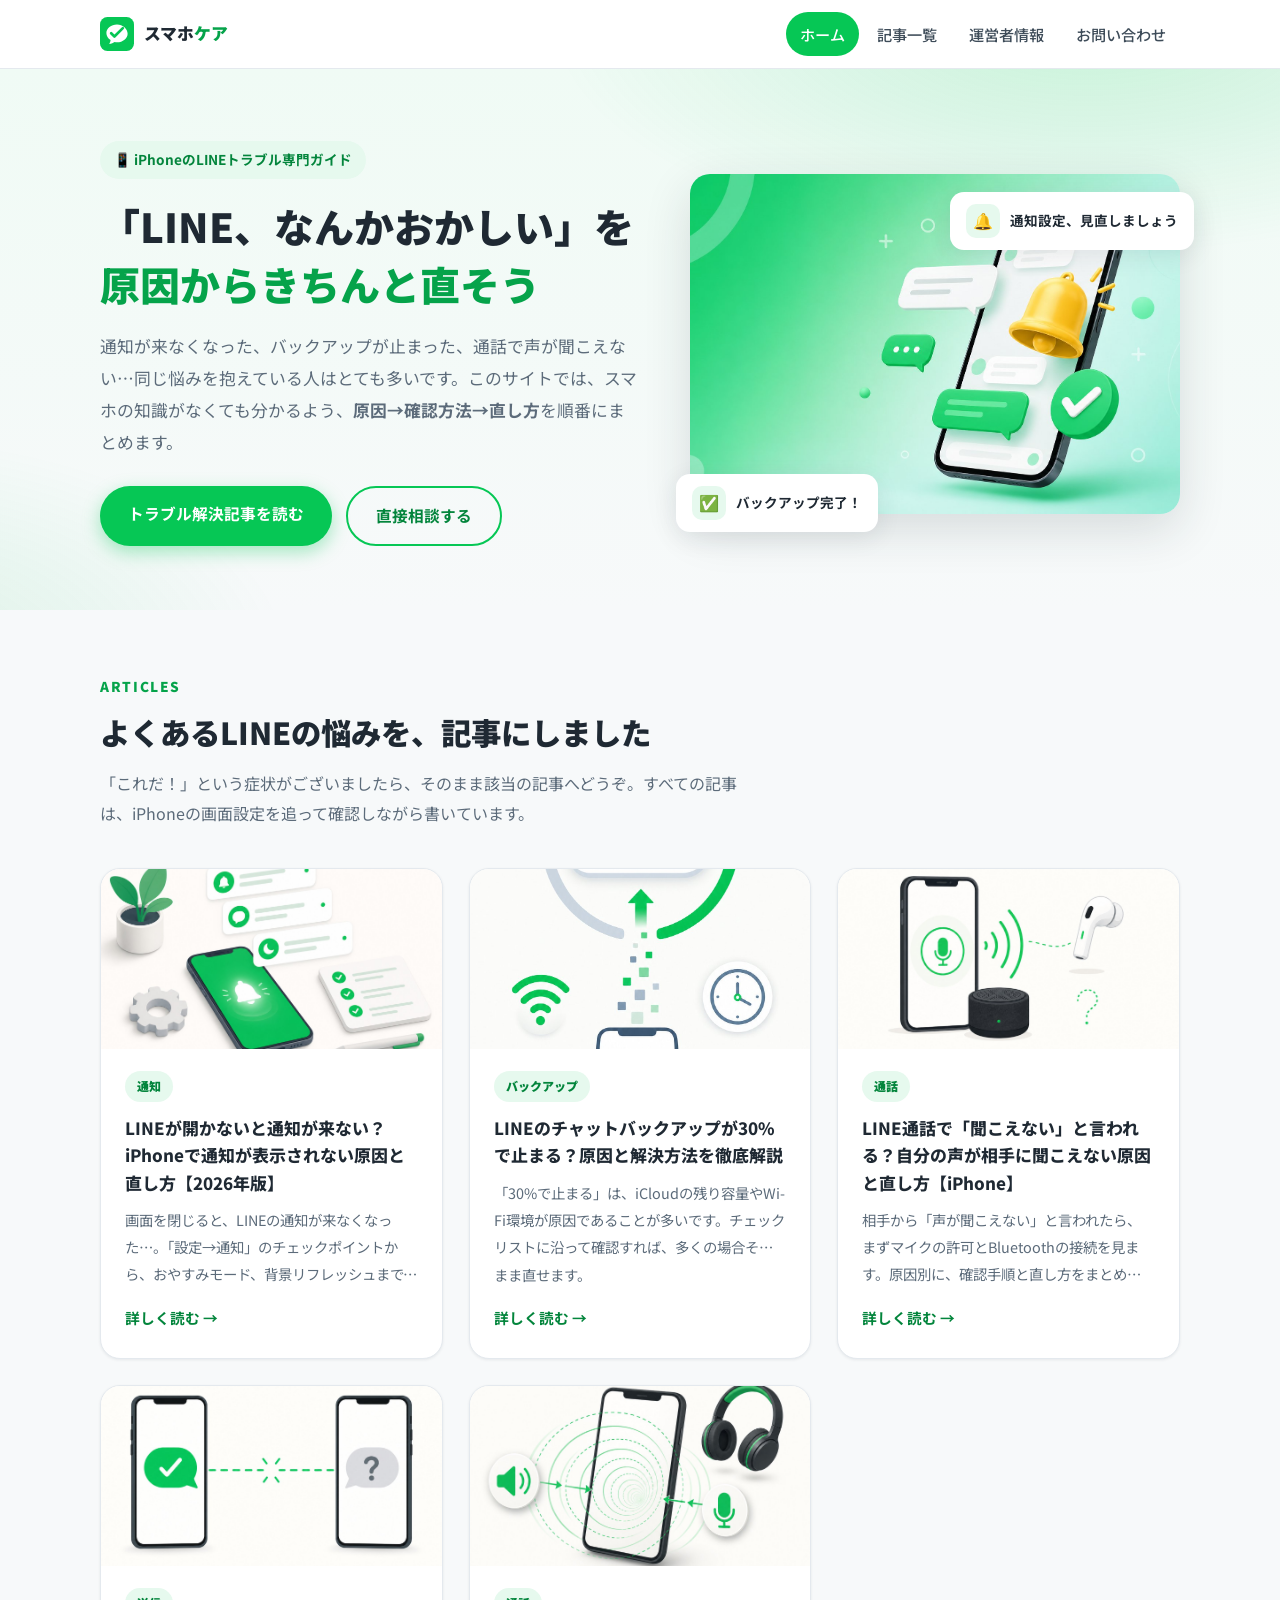
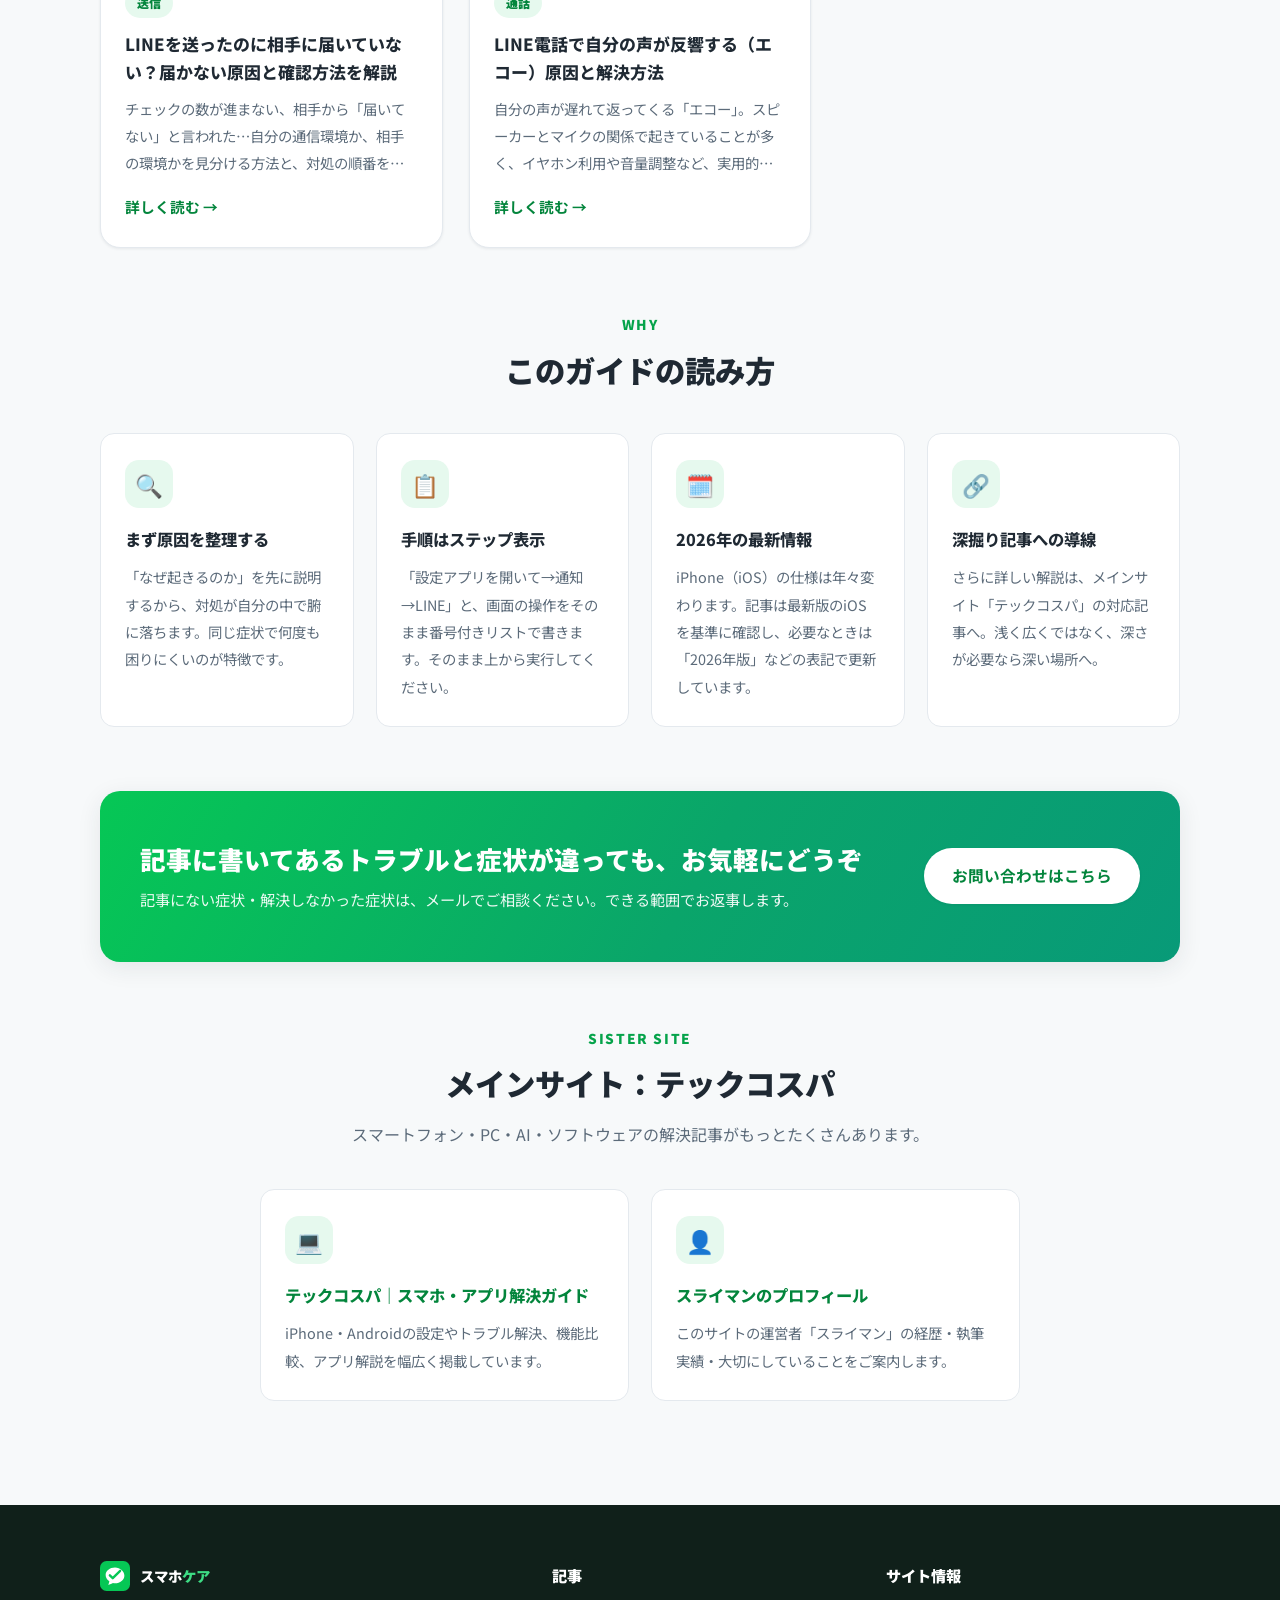
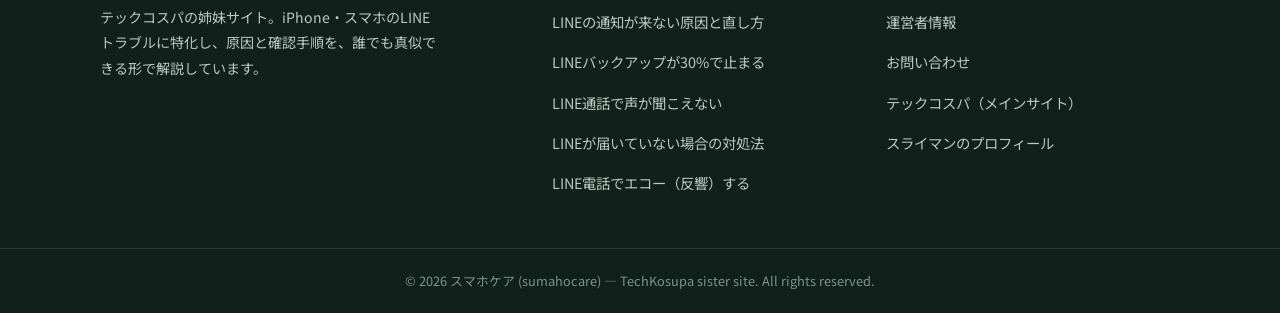
<file: index.html>
<!DOCTYPE html>
<html lang="ja">
<head>
  <meta charset="UTF-8">
  <meta name="viewport" content="width=device-width, initial-scale=1.0">
  <meta name="google-site-verification" content="AxP508XUdTfS3u-azYbc-wlClozxaHhvm2d45rFyWAY">
  <title>スマホケア｜iPhone・LINEトラブル（通知・バックアップ・通話）を原因から解説</title>
  <meta name="description" content="LINEが開かないと通知が来ない、バックアップが30%で止まる、通話で声が聞こえない、送ったのに届いていない…など、iPhoneのLINEトラブルを原因と直し方の手順つきで解説します。">
  <link rel="icon" type="image/svg+xml" href="/favicon.svg">
  <link rel="canonical" href="https://sumahocare.pages.dev/">
  <meta property="og:site_name" content="スマホケア">
  <meta property="og:type" content="website">
  <meta property="og:title" content="スマホケア｜iPhone・LINEトラブルを原因から解説">
  <meta property="og:description" content="LINEの通知・バックアップ・通話・送信トラブルを、自分で確認できる手順つきで解説。テックコスパの姉妹サイトです。">
  <meta property="og:url" content="https://sumahocare.pages.dev/">
  <meta property="og:image" content="https://sumahocare.pages.dev/assets/img/hero-home.jpg">
  <meta property="og:locale" content="ja_JP">
  <link rel="preconnect" href="https://fonts.googleapis.com">
  <link rel="preconnect" href="https://fonts.gstatic.com" crossorigin>
  <link href="https://fonts.googleapis.com/css2?family=Noto+Sans+JP:wght@400;500;700;900&display=swap" rel="stylesheet">
  <link rel="stylesheet" href="/assets/css/style.css">
  <script type="application/ld+json">
  {
    "@context": "https://schema.org",
    "@type": "WebSite",
    "name": "スマホケア",
    "url": "https://sumahocare.pages.dev/",
    "description": "iPhone・スマホのLINEトラブル（通知・バックアップ・通話・送信）を原因と直し方の手順つきで解説するサイト",
    "inLanguage": "ja"
  }
  </script>
</head>
<body>

<header class="site-header">
  <div class="container header-inner">
    <a class="logo" href="/" aria-label="スマホケア ホーム">
      <svg width="34" height="34" viewBox="0 0 64 64" aria-hidden="true">
        <rect width="64" height="64" rx="14" fill="#06C755"/>
        <path d="M32 14c-11 0-20 7.2-20 16.1 0 5.4 3.1 10.2 7.9 13.2-.2 2-1 5.2-2.6 7.6 3.9-.6 8.2-2.6 10.4-4 1.3.3 2.7.5 4.3.5 11 0 20-7.2 20-16.1S43 14 32 14z" fill="#fff"/>
        <path d="M21 30.5l6.2 6.2L43 21" fill="none" stroke="#06C755" stroke-width="5" stroke-linecap="round" stroke-linejoin="round"/>
      </svg>
      <span>スマホ<span class="accent">ケア</span></span>
    </a>
    <button class="nav-toggle" aria-label="メニューを開く" aria-expanded="false"><span></span></button>
    <nav class="main-nav" aria-label="メインナビゲーション">
      <ul>
        <li><a href="/">ホーム</a></li>
        <li><a href="#articles">記事一覧</a></li>
        <li><a href="/about">運営者情報</a></li>
        <li><a href="/contact">お問い合わせ</a></li>
      </ul>
    </nav>
  </div>
</header>

<main>
  <!-- Hero -->
  <section class="page-hero">
    <div class="container hero-grid">
      <div class="hero-copy">
        <span class="kicker">📱 iPhoneのLINEトラブル専門ガイド</span>
        <h1>「LINE、なんかおかしい」を<br><span class="accent">原因からきちんと直そう</span></h1>
        <p class="lead">通知が来なくなった、バックアップが止まった、通話で声が聞こえない…同じ悩みを抱えている人はとても多いです。このサイトでは、スマホの知識がなくても分かるよう、<strong>原因→確認方法→直し方</strong>を順番にまとめます。</p>
        <div class="hero-actions">
          <a class="btn btn-primary" href="#articles">トラブル解決記事を読む</a>
          <a class="btn btn-outline" href="/contact">直接相談する</a>
        </div>
      </div>
      <div class="hero-visual">
        <img src="/assets/img/hero-home.jpg" alt="スマホから通知やチャットが飛び出しているイラスト" width="1024" height="1024">
        <div class="float-card small"><span class="dot">🔔</span>通知設定、見直しましょう</div>
        <div class="float-card big"><span class="dot">✅</span>バックアップ完了！</div>
      </div>
    </div>
  </section>

  <!-- Articles -->
  <section class="section" id="articles">
    <div class="container">
      <div class="section-head">
        <p class="eyebrow">Articles</p>
        <h2>よくあるLINEの悩みを、記事にしました</h2>
        <p>「これだ！」という症状がございましたら、そのまま該当の記事へどうぞ。すべての記事は、iPhoneの画面設定を追って確認しながら書いています。</p>
      </div>
      <div class="card-grid">

        <article class="article-card">
          <div class="thumb"><img src="/assets/img/art-notifications.jpg" alt="通知が来ないLINEの問題を表現したイラスト" loading="lazy"></div>
          <div class="body">
            <span class="tag">通知</span>
            <h3><a href="/articles/line-notification-not-coming-iphone-2026">LINEが開かないと通知が来ない？iPhoneで通知が表示されない原因と直し方【2026年版】</a></h3>
            <p class="excerpt">画面を閉じると、LINEの通知が来なくなった…。「設定→通知」のチェックポイントから、おやすみモード、背景リフレッシュまで、よくある原因を順番に解説します。</p>
            <a class="card-link" href="/articles/line-notification-not-coming-iphone-2026">詳しく読む <span class="arrow">→</span></a>
          </div>
        </article>

        <article class="article-card">
          <div class="thumb"><img src="/assets/img/art-backup.jpg" alt="クラウドへのバックアップが進まない状況を表したイラスト" loading="lazy"></div>
          <div class="body">
            <span class="tag">バックアップ</span>
            <h3><a href="/articles/line-backup-stops-at-30-percent">LINEのチャットバックアップが30%で止まる？原因と解決方法を徹底解説</a></h3>
            <p class="excerpt">「30%で止まる」は、iCloudの残り容量やWi-Fi環境が原因であることが多いです。チェックリストに沿って確認すれば、多くの場合そのまま直せます。</p>
            <a class="card-link" href="/articles/line-backup-stops-at-30-percent">詳しく読む <span class="arrow">→</span></a>
          </div>
        </article>

        <article class="article-card">
          <div class="thumb"><img src="/assets/img/art-cant-hear.jpg" alt="通話でマイクからの音がうまく届かない状況を表したイラスト" loading="lazy"></div>
          <div class="body">
            <span class="tag">通話</span>
            <h3><a href="/articles/line-call-cant-hear-my-voice-iphone">LINE通話で「聞こえない」と言われる？自分の声が相手に聞こえない原因と直し方【iPhone】</a></h3>
            <p class="excerpt">相手から「声が聞こえない」と言われたら、まずマイクの許可とBluetoothの接続を見ます。原因別に、確認手順と直し方をまとめました。</p>
            <a class="card-link" href="/articles/line-call-cant-hear-my-voice-iphone">詳しく読む <span class="arrow">→</span></a>
          </div>
        </article>

        <article class="article-card">
          <div class="thumb"><img src="/assets/img/art-not-delivered.jpg" alt="メッセージが相手側に届いていない状況を表したイラスト" loading="lazy"></div>
          <div class="body">
            <span class="tag">送信</span>
            <h3><a href="/articles/line-message-not-delivered">LINEを送ったのに相手に届いていない？届かない原因と確認方法を解説</a></h3>
            <p class="excerpt">チェックの数が進まない、相手から「届いてない」と言われた…自分の通信環境か、相手の環境かを見分ける方法と、対処の順番を解説します。</p>
            <a class="card-link" href="/articles/line-message-not-delivered">詳しく読む <span class="arrow">→</span></a>
          </div>
        </article>

        <article class="article-card">
          <div class="thumb"><img src="/assets/img/art-echo.jpg" alt="通話でエコー（反響）が発生している状況を表したイラスト" loading="lazy"></div>
          <div class="body">
            <span class="tag">通話</span>
            <h3><a href="/articles/line-call-echo">LINE電話で自分の声が反響する（エコー）原因と解決方法</a></h3>
            <p class="excerpt">自分の声が遅れて返ってくる「エコー」。スピーカーとマイクの関係で起きていることが多く、イヤホン利用や音量調整など、実用的な直し方を解説します。</p>
            <a class="card-link" href="/articles/line-call-echo">詳しく読む <span class="arrow">→</span></a>
          </div>
        </article>

      </div>
    </div>
  </section>

  <!-- Features -->
  <section class="section" style="padding-top: 0;">
    <div class="container">
      <div class="section-head center">
        <p class="eyebrow">Why</p>
        <h2>このガイドの読み方</h2>
      </div>
      <div class="feature-grid">
        <div class="feature">
          <div class="icon">🔍</div>
          <h3>まず原因を整理する</h3>
          <p>「なぜ起きるのか」を先に説明するから、対処が自分の中で腑に落ちます。同じ症状で何度も困りにくいのが特徴です。</p>
        </div>
        <div class="feature">
          <div class="icon">📋</div>
          <h3>手順はステップ表示</h3>
          <p>「設定アプリを開いて→通知→LINE」と、画面の操作をそのまま番号付きリストで書きます。そのまま上から実行してください。</p>
        </div>
        <div class="feature">
          <div class="icon">🗓️</div>
          <h3>2026年の最新情報</h3>
          <p>iPhone（iOS）の仕様は年々変わります。記事は最新版のiOSを基準に確認し、必要なときは「2026年版」などの表記で更新しています。</p>
        </div>
        <div class="feature">
          <div class="icon">🔗</div>
          <h3>深掘り記事への導線</h3>
          <p>さらに詳しい解説は、メインサイト「テックコスパ」の対応記事へ。浅く広くではなく、深さが必要なら深い場所へ。</p>
        </div>
      </div>
    </div>
  </section>

  <!-- CTA -->
  <section class="section" style="padding-top: 0;">
    <div class="container">
      <div class="cta-band">
        <div>
          <h2>記事に書いてあるトラブルと症状が違っても、お気軽にどうぞ</h2>
          <p>記事にない症状・解決しなかった症状は、メールでご相談ください。できる範囲でお返事します。</p>
        </div>
        <a class="btn btn-white" href="/contact">お問い合わせはこちら</a>
      </div>
    </div>
  </section>

  <!-- Sister site -->
  <section class="section" style="padding-top: 0;">
    <div class="container">
      <div class="section-head center">
        <p class="eyebrow">Sister site</p>
        <h2>メインサイト：テックコスパ</h2>
        <p>スマートフォン・PC・AI・ソフトウェアの解決記事がもっとたくさんあります。</p>
      </div>
      <div class="feature-grid" style="max-width: 760px; margin: 0 auto;">
        <div class="feature">
          <div class="icon">💻</div>
          <h3><a href="https://techkosupa.com/">テックコスパ｜スマホ・アプリ解決ガイド</a></h3>
          <p>iPhone・Androidの設定やトラブル解決、機能比較、アプリ解説を幅広く掲載しています。</p>
        </div>
        <div class="feature">
          <div class="icon">👤</div>
          <h3><a href="https://techkosupa.com/suraimanjp/">スライマンのプロフィール</a></h3>
          <p>このサイトの運営者「スライマン」の経歴・執筆実績・大切にしていることをご案内します。</p>
        </div>
      </div>
    </div>
  </section>
</main>

<footer class="site-footer">
  <div class="container">
    <div class="footer-grid">
      <div class="footer-brand">
        <a class="logo" href="/">
          <svg width="30" height="30" viewBox="0 0 64 64" aria-hidden="true">
            <rect width="64" height="64" rx="14" fill="#06C755"/>
            <path d="M32 14c-11 0-20 7.2-20 16.1 0 5.4 3.1 10.2 7.9 13.2-.2 2-1 5.2-2.6 7.6 3.9-.6 8.2-2.6 10.4-4 1.3.3 2.7.5 4.3.5 11 0 20-7.2 20-16.1S43 14 32 14z" fill="#fff"/>
            <path d="M21 30.5l6.2 6.2L43 21" fill="none" stroke="#06C755" stroke-width="5" stroke-linecap="round" stroke-linejoin="round"/>
          </svg>
          <span>スマホ<span class="accent" style="color:#3ddc84;">ケア</span></span>
        </a>
        <p>テックコスパの姉妹サイト。iPhone・スマホのLINEトラブルに特化し、原因と確認手順を、誰でも真似できる形で解説しています。</p>
      </div>
      <div>
        <h4>記事</h4>
        <ul>
          <li><a href="/articles/line-notification-not-coming-iphone-2026">LINEの通知が来ない原因と直し方</a></li>
          <li><a href="/articles/line-backup-stops-at-30-percent">LINEバックアップが30%で止まる</a></li>
          <li><a href="/articles/line-call-cant-hear-my-voice-iphone">LINE通話で声が聞こえない</a></li>
          <li><a href="/articles/line-message-not-delivered">LINEが届いていない場合の対処法</a></li>
          <li><a href="/articles/line-call-echo">LINE電話でエコー（反響）する</a></li>
        </ul>
      </div>
      <div>
        <h4>サイト情報</h4>
        <ul>
          <li><a href="/about">運営者情報</a></li>
          <li><a href="/contact">お問い合わせ</a></li>
          <li><a href="https://techkosupa.com/">テックコスパ（メインサイト）</a></li>
          <li><a href="https://techkosupa.com/suraimanjp/">スライマンのプロフィール</a></li>
        </ul>
      </div>
    </div>
  </div>
  <div class="footer-bottom">
    <div class="container">© <span data-year>2026</span> スマホケア (sumahocare) — TechKosupa sister site. All rights reserved.</div>
  </div>
</footer>

<button class="back-top" aria-label="ページ上部へ戻る">↑</button>
<script src="/assets/js/main.js"></script>
</body>
</html>
</file>
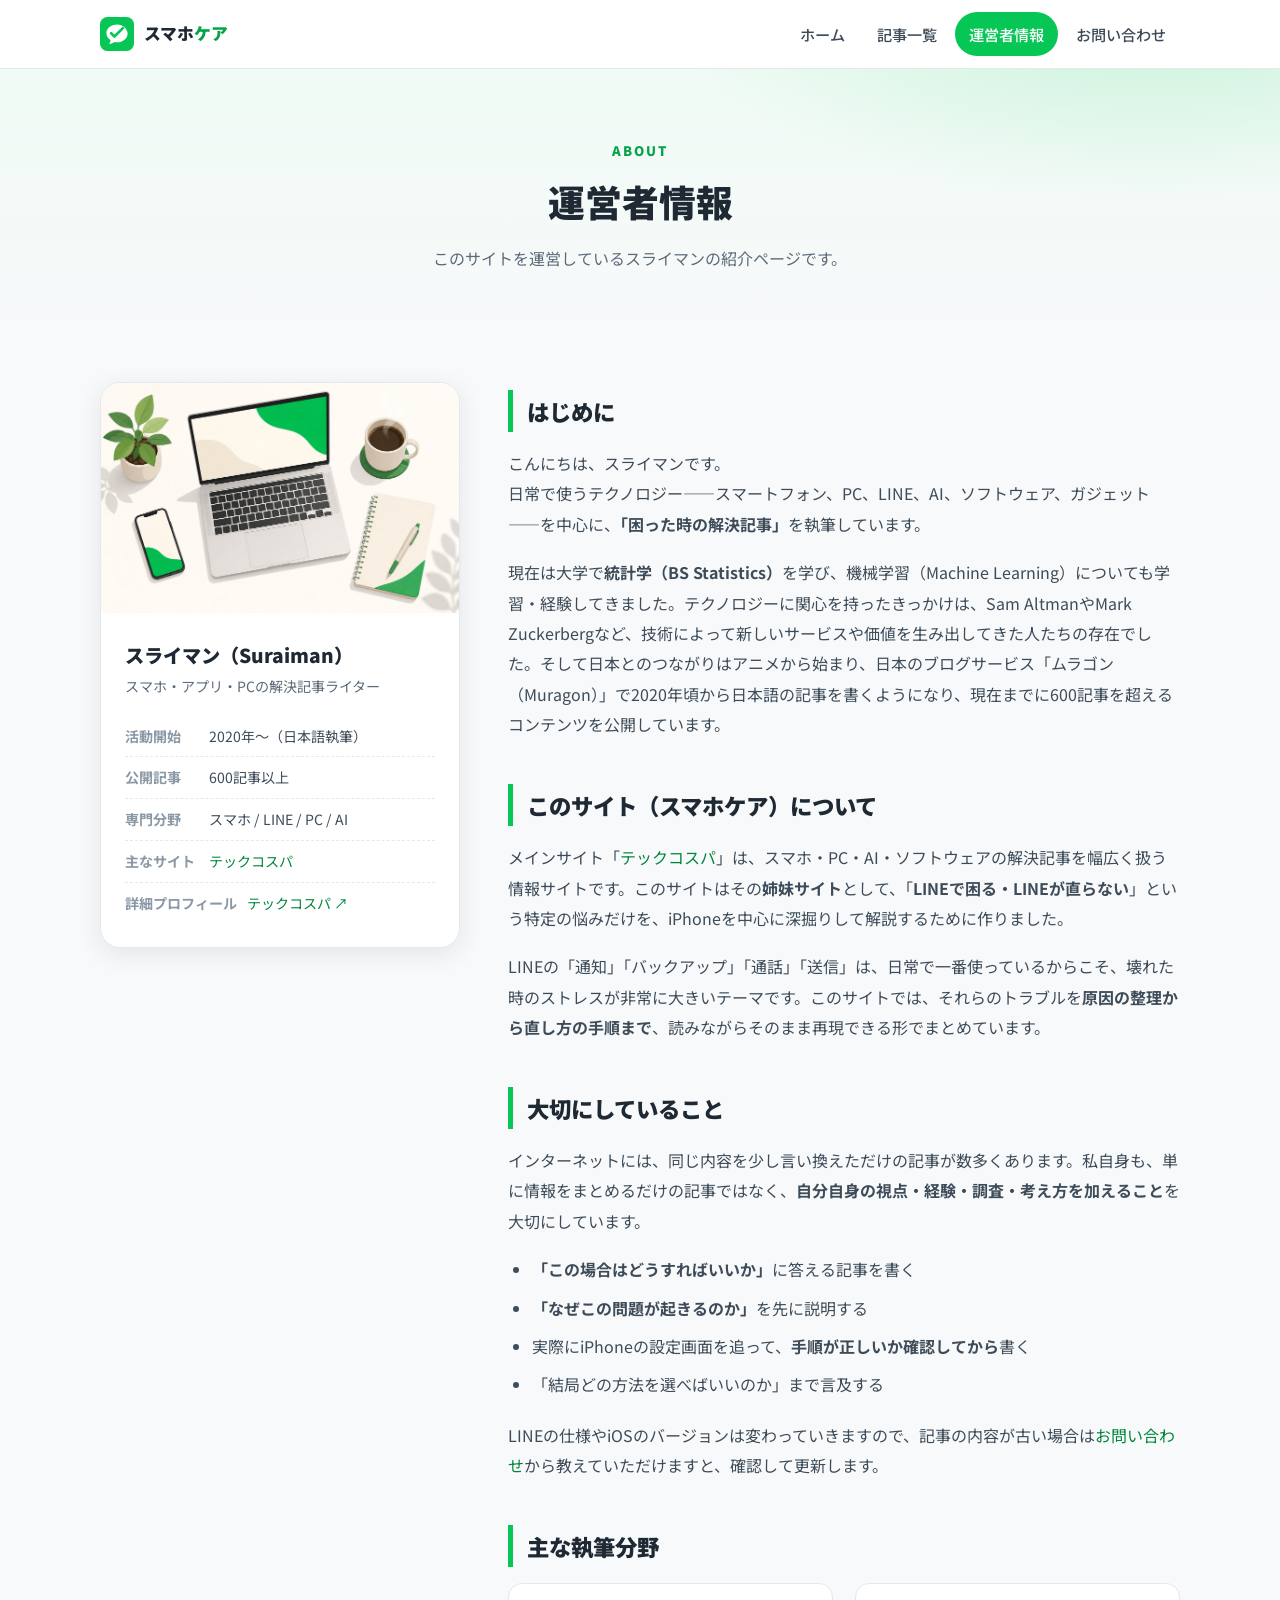
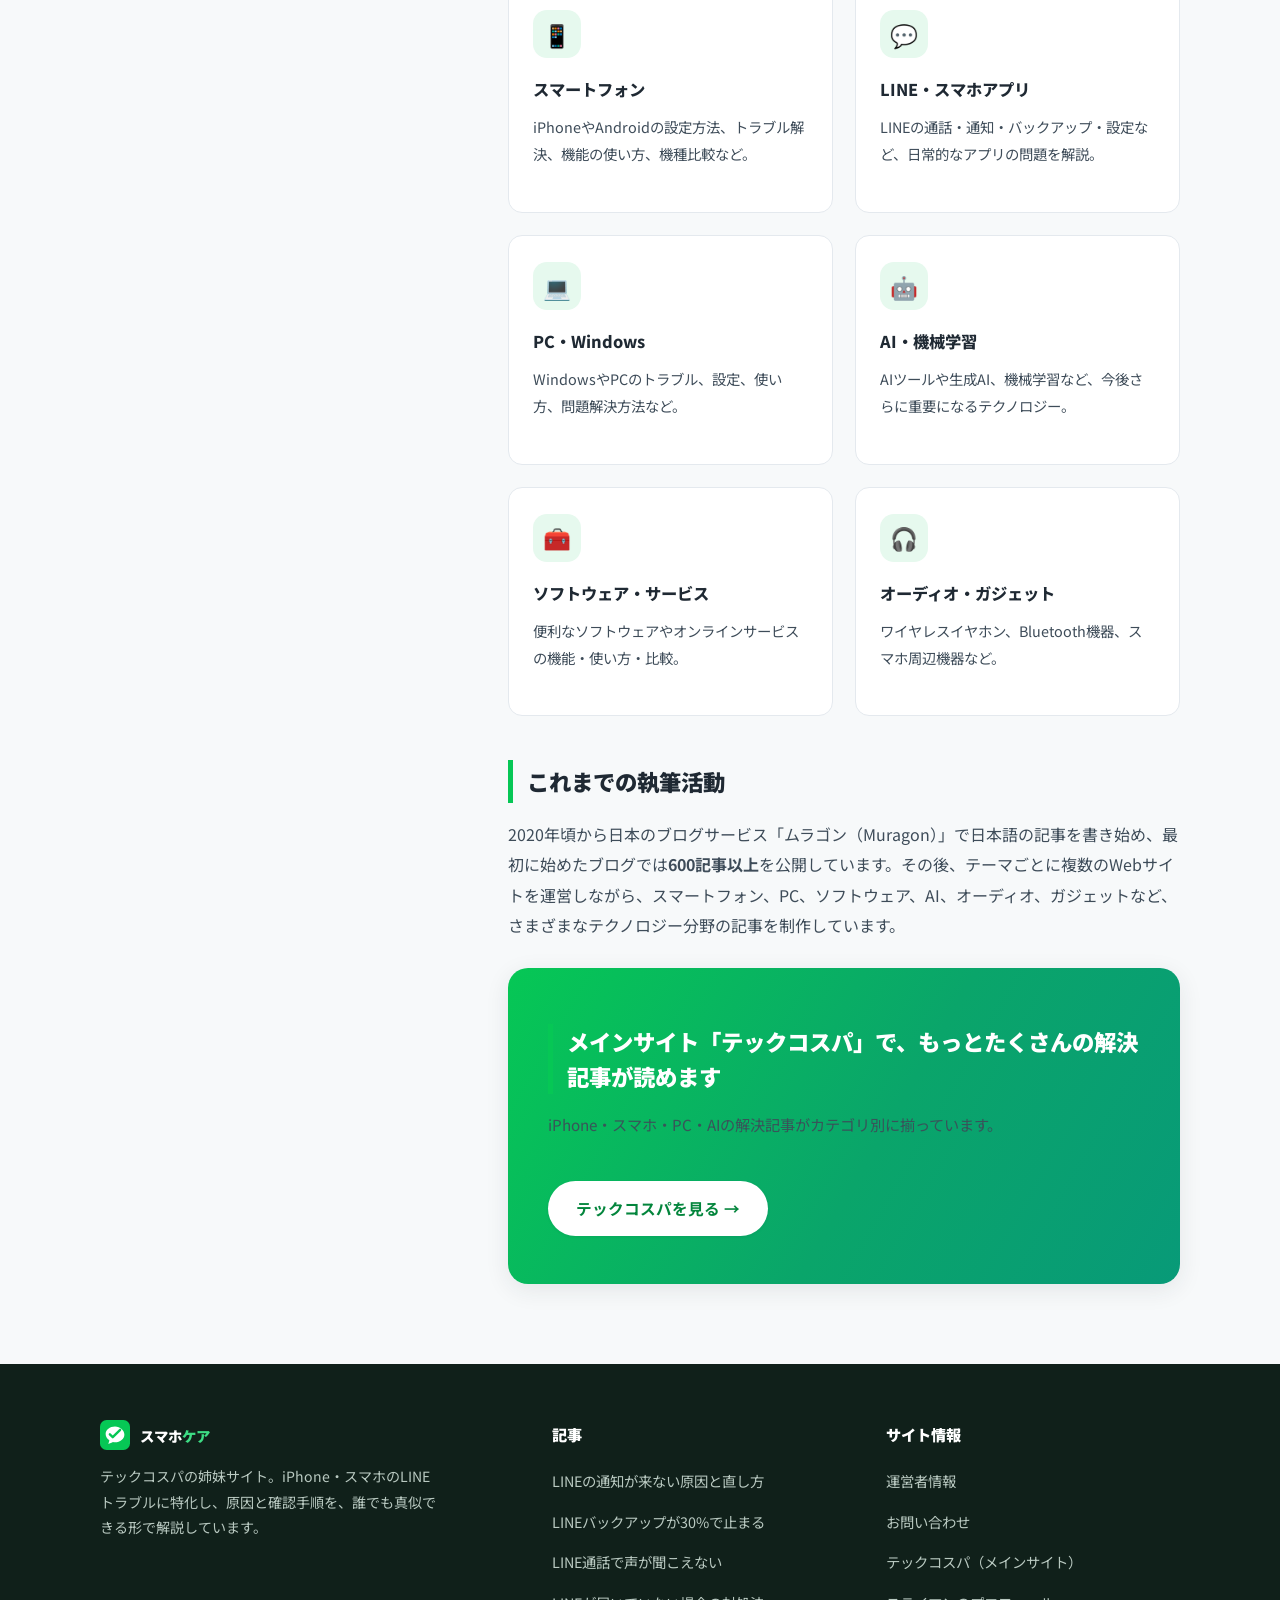
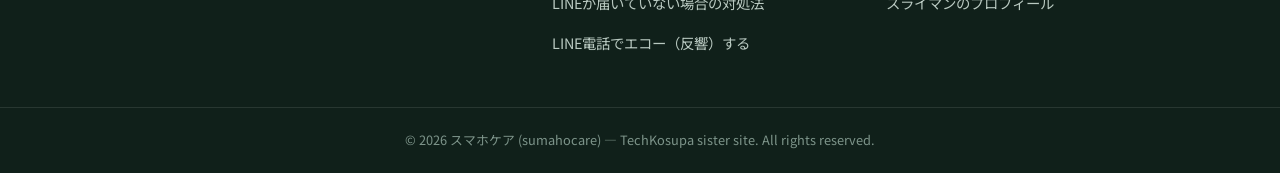
<file: about.html>
<!DOCTYPE html>
<html lang="ja">
<head>
  <meta charset="UTF-8">
  <meta name="viewport" content="width=device-width, initial-scale=1.0">
  <meta name="google-site-verification" content="AxP508XUdTfS3u-azYbc-wlClozxaHhvm2d45rFyWAY">
  <title>運営者情報｜スライマンについて（スマホケア）</title>
  <meta name="description" content="スマホケアの運営者「スライマン」について。スマートフォン・LINE・PC・AI・ソフトウェアの解決記事を執筆する経歴と、このサイトでの役割、大切にしていることをご紹介します。">
  <link rel="icon" type="image/svg+xml" href="/favicon.svg">
  <link rel="canonical" href="https://sumahocare.pages.dev/about">
  <meta property="og:site_name" content="スマホケア">
  <meta property="og:type" content="website">
  <meta property="og:title" content="運営者情報｜スライマンについて（スマホケア）">
  <meta property="og:description" content="スマホケアの運営者「スライマン」の経歴と、このサイトでの役割をご紹介します。">
  <meta property="og:url" content="https://sumahocare.pages.dev/about">
  <meta property="og:image" content="https://sumahocare.pages.dev/assets/img/about.jpg">
  <meta property="og:locale" content="ja_JP">
  <link rel="preconnect" href="https://fonts.googleapis.com">
  <link rel="preconnect" href="https://fonts.gstatic.com" crossorigin>
  <link href="https://fonts.googleapis.com/css2?family=Noto+Sans+JP:wght@400;500;700;900&display=swap" rel="stylesheet">
  <link rel="stylesheet" href="/assets/css/style.css">
  <script type="application/ld+json">
  {
    "@context": "https://schema.org",
    "@type": "AboutPage",
    "name": "運営者情報｜スライマンについて",
    "url": "https://sumahocare.pages.dev/about",
    "mainEntity": {
      "@type": "Person",
      "name": "スライマン",
      "jobTitle": "Tech Writer",
      "knowsAbout": ["スマートフォン", "LINE", "iPhone", "PC・Windows", "AI・機械学習", "ソフトウェア"],
      "url": "https://techkosupa.com/suraimanjp/"
    }
  }
  </script>
</head>
<body>

<header class="site-header">
  <div class="container header-inner">
    <a class="logo" href="/" aria-label="スマホケア ホーム">
      <svg width="34" height="34" viewBox="0 0 64 64" aria-hidden="true">
        <rect width="64" height="64" rx="14" fill="#06C755"/>
        <path d="M32 14c-11 0-20 7.2-20 16.1 0 5.4 3.1 10.2 7.9 13.2-.2 2-1 5.2-2.6 7.6 3.9-.6 8.2-2.6 10.4-4 1.3.3 2.7.5 4.3.5 11 0 20-7.2 20-16.1S43 14 32 14z" fill="#fff"/>
        <path d="M21 30.5l6.2 6.2L43 21" fill="none" stroke="#06C755" stroke-width="5" stroke-linecap="round" stroke-linejoin="round"/>
      </svg>
      <span>スマホ<span class="accent">ケア</span></span>
    </a>
    <button class="nav-toggle" aria-label="メニューを開く" aria-expanded="false"><span></span></button>
    <nav class="main-nav" aria-label="メインナビゲーション">
      <ul>
        <li><a href="/">ホーム</a></li>
        <li><a href="/#articles">記事一覧</a></li>
        <li><a href="/about">運営者情報</a></li>
        <li><a href="/contact">お問い合わせ</a></li>
      </ul>
    </nav>
  </div>
</header>

<main>
  <section class="inner-hero">
    <div class="container">
      <p class="eyebrow">About</p>
      <h1>運営者情報</h1>
      <p>このサイトを運営しているスライマンの紹介ページです。</p>
    </div>
  </section>

  <section class="section about-hero">
    <div class="container about-grid">
      <aside class="about-card">
        <img src="/assets/img/about.jpg" alt="作業机にノートパソコンとスマホ、コーヒーを並べたイラスト">
        <div class="ac-body">
          <h3>スライマン（Suraiman）</h3>
          <p class="ac-sub">スマホ・アプリ・PCの解決記事ライター</p>
          <ul>
            <li><span class="k">活動開始</span>2020年〜（日本語執筆）</li>
            <li><span class="k">公開記事</span>600記事以上</li>
            <li><span class="k">専門分野</span>スマホ / LINE / PC / AI</li>
            <li><span class="k">主なサイト</span><a href="https://techkosupa.com/">テックコスパ</a></li>
            <li><span class="k">詳細プロフィール</span><a href="https://techkosupa.com/suraimanjp/">テックコスパ ↗</a></li>
          </ul>
        </div>
      </aside>

      <div class="about-prose">
        <h2>はじめに</h2>
        <p>こんにちは、スライマンです。<br>
        日常で使うテクノロジー——スマートフォン、PC、LINE、AI、ソフトウェア、ガジェット——を中心に、<strong>「困った時の解決記事」</strong>を執筆しています。</p>
        <p>現在は大学で<strong>統計学（BS Statistics）</strong>を学び、機械学習（Machine Learning）についても学習・経験してきました。テクノロジーに関心を持ったきっかけは、Sam AltmanやMark Zuckerbergなど、技術によって新しいサービスや価値を生み出してきた人たちの存在でした。そして日本とのつながりはアニメから始まり、日本のブログサービス「ムラゴン（Muragon）」で2020年頃から日本語の記事を書くようになり、現在までに600記事を超えるコンテンツを公開しています。</p>

        <h2>このサイト（スマホケア）について</h2>
        <p>メインサイト「<a href="https://techkosupa.com/">テックコスパ</a>」は、スマホ・PC・AI・ソフトウェアの解決記事を幅広く扱う情報サイトです。このサイトはその<strong>姉妹サイト</strong>として、「<strong>LINEで困る・LINEが直らない</strong>」という特定の悩みだけを、iPhoneを中心に深掘りして解説するために作りました。</p>
        <p>LINEの「通知」「バックアップ」「通話」「送信」は、日常で一番使っているからこそ、壊れた時のストレスが非常に大きいテーマです。このサイトでは、それらのトラブルを<strong>原因の整理から直し方の手順まで</strong>、読みながらそのまま再現できる形でまとめています。</p>

        <h2>大切にしていること</h2>
        <p>インターネットには、同じ内容を少し言い換えただけの記事が数多くあります。私自身も、単に情報をまとめるだけの記事ではなく、<strong>自分自身の視点・経験・調査・考え方を加えること</strong>を大切にしています。</p>
        <ul>
          <li><strong>「この場合はどうすればいいか」</strong>に答える記事を書く</li>
          <li><strong>「なぜこの問題が起きるのか」</strong>を先に説明する</li>
          <li>実際にiPhoneの設定画面を追って、<strong>手順が正しいか確認してから</strong>書く</li>
          <li>「結局どの方法を選べばいいのか」まで言及する</li>
        </ul>
        <p>LINEの仕様やiOSのバージョンは変わっていきますので、記事の内容が古い場合は<a href="/contact">お問い合わせ</a>から教えていただけますと、確認して更新します。</p>

        <h2>主な執筆分野</h2>
        <div class="feature-grid" style="grid-template-columns: repeat(auto-fill, minmax(240px, 1fr));">
          <div class="feature">
            <div class="icon">📱</div>
            <h3>スマートフォン</h3>
            <p>iPhoneやAndroidの設定方法、トラブル解決、機能の使い方、機種比較など。</p>
          </div>
          <div class="feature">
            <div class="icon">💬</div>
            <h3>LINE・スマホアプリ</h3>
            <p>LINEの通話・通知・バックアップ・設定など、日常的なアプリの問題を解説。</p>
          </div>
          <div class="feature">
            <div class="icon">💻</div>
            <h3>PC・Windows</h3>
            <p>WindowsやPCのトラブル、設定、使い方、問題解決方法など。</p>
          </div>
          <div class="feature">
            <div class="icon">🤖</div>
            <h3>AI・機械学習</h3>
            <p>AIツールや生成AI、機械学習など、今後さらに重要になるテクノロジー。</p>
          </div>
          <div class="feature">
            <div class="icon">🧰</div>
            <h3>ソフトウェア・サービス</h3>
            <p>便利なソフトウェアやオンラインサービスの機能・使い方・比較。</p>
          </div>
          <div class="feature">
            <div class="icon">🎧</div>
            <h3>オーディオ・ガジェット</h3>
            <p>ワイヤレスイヤホン、Bluetooth機器、スマホ周辺機器など。</p>
          </div>
        </div>

        <h2>これまでの執筆活動</h2>
        <p>2020年頃から日本のブログサービス「ムラゴン（Muragon）」で日本語の記事を書き始め、最初に始めたブログでは<strong>600記事以上</strong>を公開しています。その後、テーマごとに複数のWebサイトを運営しながら、スマートフォン、PC、ソフトウェア、AI、オーディオ、ガジェットなど、さまざまなテクノロジー分野の記事を制作しています。</p>
        <div class="cta-band" style="margin-top: 28px;">
          <div>
            <h2>メインサイト「テックコスパ」で、もっとたくさんの解決記事が読めます</h2>
            <p>iPhone・スマホ・PC・AIの解決記事がカテゴリ別に揃っています。</p>
          </div>
          <a class="btn btn-white" href="https://techkosupa.com/" target="_blank" rel="noopener">テックコスパを見る →</a>
        </div>
      </div>
    </div>
  </section>
</main>

<footer class="site-footer">
  <div class="container">
    <div class="footer-grid">
      <div class="footer-brand">
        <a class="logo" href="/">
          <svg width="30" height="30" viewBox="0 0 64 64" aria-hidden="true">
            <rect width="64" height="64" rx="14" fill="#06C755"/>
            <path d="M32 14c-11 0-20 7.2-20 16.1 0 5.4 3.1 10.2 7.9 13.2-.2 2-1 5.2-2.6 7.6 3.9-.6 8.2-2.6 10.4-4 1.3.3 2.7.5 4.3.5 11 0 20-7.2 20-16.1S43 14 32 14z" fill="#fff"/>
            <path d="M21 30.5l6.2 6.2L43 21" fill="none" stroke="#06C755" stroke-width="5" stroke-linecap="round" stroke-linejoin="round"/>
          </svg>
          <span>スマホ<span class="accent" style="color:#3ddc84;">ケア</span></span>
        </a>
        <p>テックコスパの姉妹サイト。iPhone・スマホのLINEトラブルに特化し、原因と確認手順を、誰でも真似できる形で解説しています。</p>
      </div>
      <div>
        <h4>記事</h4>
        <ul>
          <li><a href="/articles/line-notification-not-coming-iphone-2026">LINEの通知が来ない原因と直し方</a></li>
          <li><a href="/articles/line-backup-stops-at-30-percent">LINEバックアップが30%で止まる</a></li>
          <li><a href="/articles/line-call-cant-hear-my-voice-iphone">LINE通話で声が聞こえない</a></li>
          <li><a href="/articles/line-message-not-delivered">LINEが届いていない場合の対処法</a></li>
          <li><a href="/articles/line-call-echo">LINE電話でエコー（反響）する</a></li>
        </ul>
      </div>
      <div>
        <h4>サイト情報</h4>
        <ul>
          <li><a href="/about">運営者情報</a></li>
          <li><a href="/contact">お問い合わせ</a></li>
          <li><a href="https://techkosupa.com/">テックコスパ（メインサイト）</a></li>
          <li><a href="https://techkosupa.com/suraimanjp/">スライマンのプロフィール</a></li>
        </ul>
      </div>
    </div>
  </div>
  <div class="footer-bottom">
    <div class="container">© <span data-year>2026</span> スマホケア (sumahocare) — TechKosupa sister site. All rights reserved.</div>
  </div>
</footer>

<button class="back-top" aria-label="ページ上部へ戻る">↑</button>
<script src="/assets/js/main.js"></script>
</body>
</html>
</file>
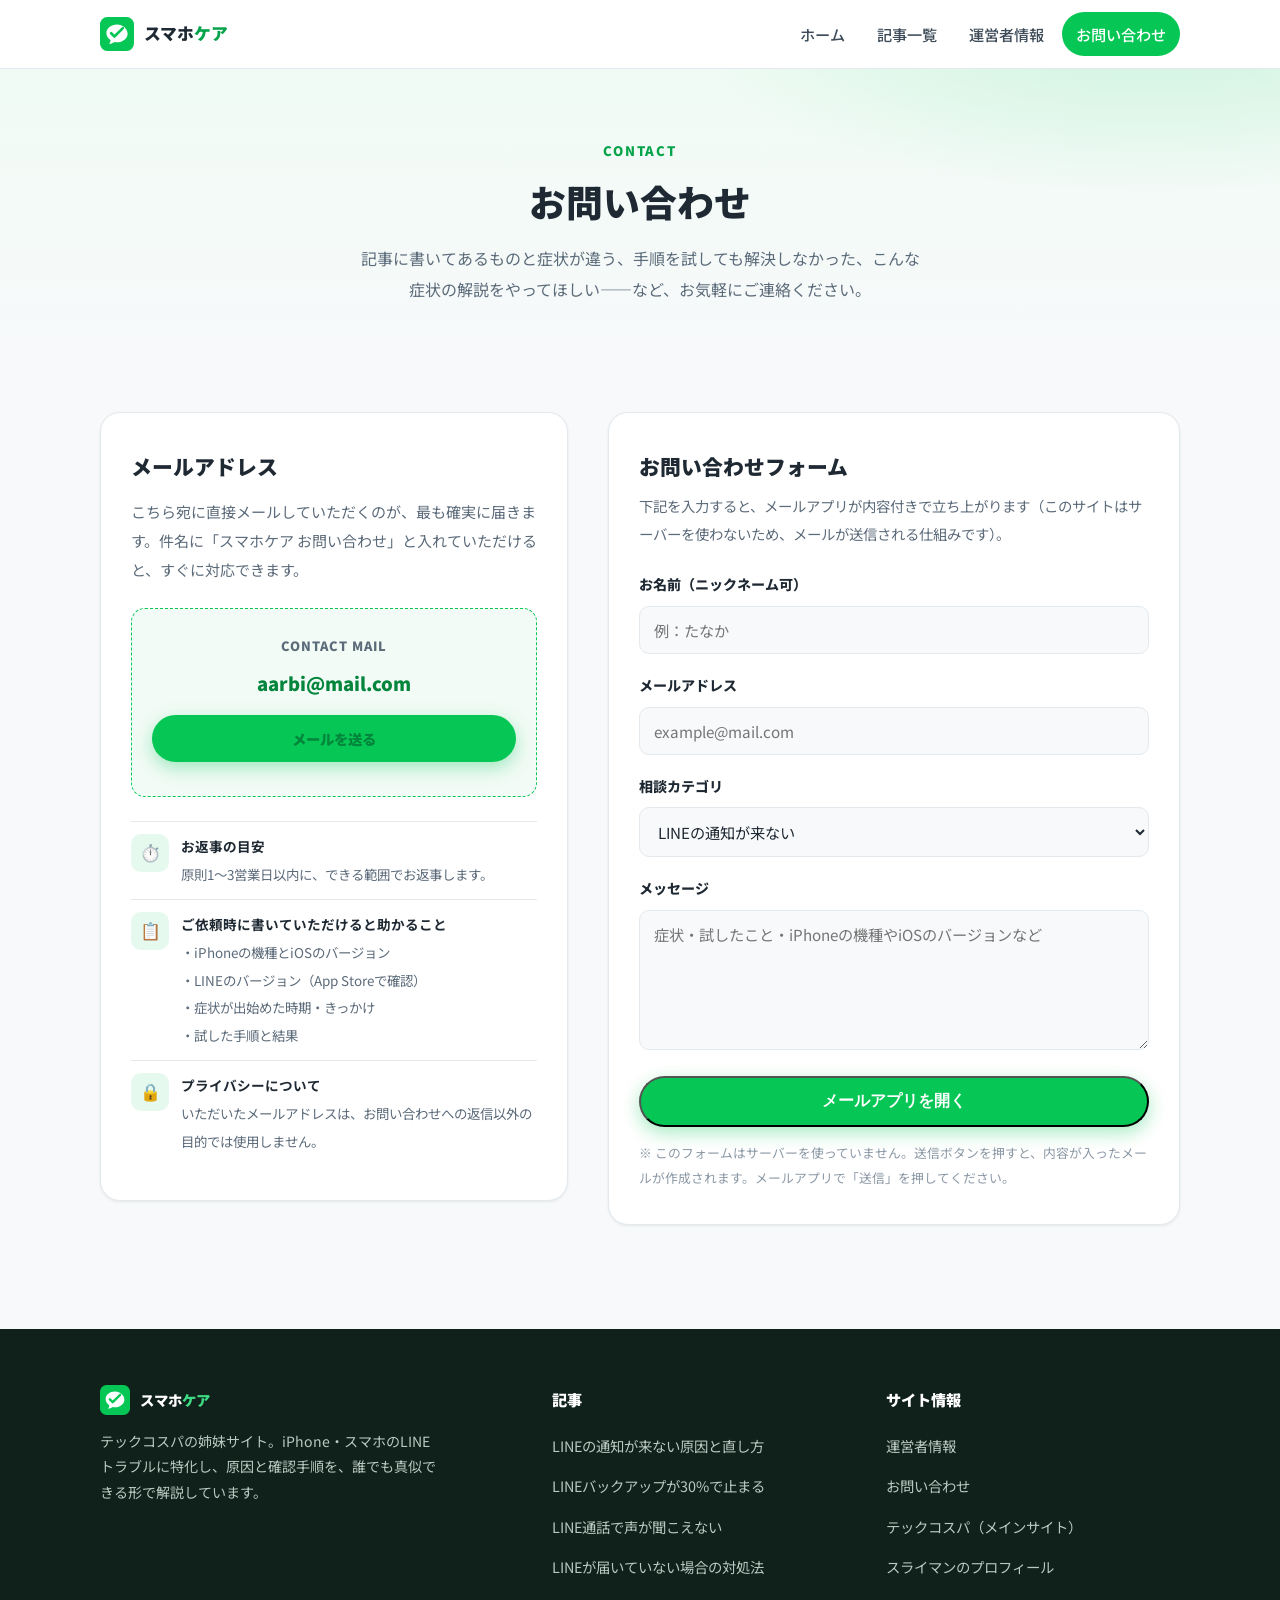
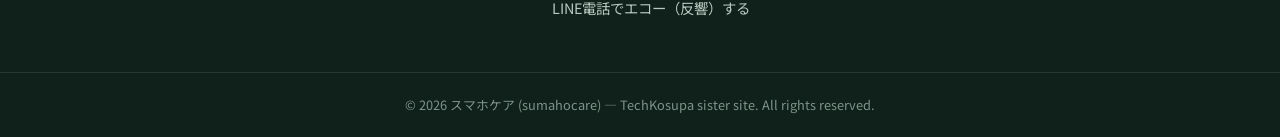
<file: contact.html>
<!DOCTYPE html>
<html lang="ja">
<head>
  <meta charset="UTF-8">
  <meta name="viewport" content="width=device-width, initial-scale=1.0">
  <meta name="google-site-verification" content="AxP508XUdTfS3u-azYbc-wlClozxaHhvm2d45rFyWAY">
  <title>お問い合わせ｜スマホケア</title>
  <meta name="description" content="スマホケアへのお問い合わせ。記事に書いてあるトラブルと違う症状・解決しなかった症状は、メール（aarbi@mail.com）またはお問い合わせフォームからご相談ください。">
  <link rel="icon" type="image/svg+xml" href="/favicon.svg">
  <link rel="canonical" href="https://sumahocare.pages.dev/contact">
  <meta property="og:site_name" content="スマホケア">
  <meta property="og:type" content="website">
  <meta property="og:title" content="お問い合わせ｜スマホケア">
  <meta property="og:description" content="スマホケアへのお問い合わせフォームとメールアドレス。">
  <meta property="og:url" content="https://sumahocare.pages.dev/contact">
  <meta property="og:image" content="https://sumahocare.pages.dev/assets/img/hero-home.jpg">
  <meta property="og:locale" content="ja_JP">
  <link rel="preconnect" href="https://fonts.googleapis.com">
  <link rel="preconnect" href="https://fonts.gstatic.com" crossorigin>
  <link href="https://fonts.googleapis.com/css2?family=Noto+Sans+JP:wght@400;500;700;900&display=swap" rel="stylesheet">
  <link rel="stylesheet" href="/assets/css/style.css">
</head>
<body>

<header class="site-header">
  <div class="container header-inner">
    <a class="logo" href="/" aria-label="スマホケア ホーム">
      <svg width="34" height="34" viewBox="0 0 64 64" aria-hidden="true">
        <rect width="64" height="64" rx="14" fill="#06C755"/>
        <path d="M32 14c-11 0-20 7.2-20 16.1 0 5.4 3.1 10.2 7.9 13.2-.2 2-1 5.2-2.6 7.6 3.9-.6 8.2-2.6 10.4-4 1.3.3 2.7.5 4.3.5 11 0 20-7.2 20-16.1S43 14 32 14z" fill="#fff"/>
        <path d="M21 30.5l6.2 6.2L43 21" fill="none" stroke="#06C755" stroke-width="5" stroke-linecap="round" stroke-linejoin="round"/>
      </svg>
      <span>スマホ<span class="accent">ケア</span></span>
    </a>
    <button class="nav-toggle" aria-label="メニューを開く" aria-expanded="false"><span></span></button>
    <nav class="main-nav" aria-label="メインナビゲーション">
      <ul>
        <li><a href="/">ホーム</a></li>
        <li><a href="/#articles">記事一覧</a></li>
        <li><a href="/about">運営者情報</a></li>
        <li><a href="/contact">お問い合わせ</a></li>
      </ul>
    </nav>
  </div>
</header>

<main>
  <section class="inner-hero">
    <div class="container">
      <p class="eyebrow">Contact</p>
      <h1>お問い合わせ</h1>
      <p>記事に書いてあるものと症状が違う、手順を試しても解決しなかった、こんな症状の解説をやってほしい——など、お気軽にご連絡ください。</p>
    </div>
  </section>

  <section class="section">
    <div class="container contact-grid">

      <div class="contact-info-card">
        <h2>メールアドレス</h2>
        <p>こちら宛に直接メールしていただくのが、最も確実に届きます。件名に「スマホケア お問い合わせ」と入れていただけると、すぐに対応できます。</p>
        <div class="mail-box">
          <span class="label">CONTACT MAIL</span>
          <a href="mailto:aarbi@mail.com">aarbi@mail.com</a>
          <a class="btn btn-primary" style="padding: 10px 22px; font-size: 0.9rem;" href="mailto:aarbi@mail.com?subject=%E3%82%B9%E3%83%9E%E3%83%9B%E3%82%B1%E3%82%A2%EF%BC%9A%E3%81%8A%E5%95%8F%E3%81%84%E5%90%88%E3%82%8F%E3%81%9B">メールを送る</a>
        </div>
        <ul class="contact-list">
          <li>
            <span class="ci">⏱️</span>
            <div>
              <b>お返事の目安</b>
              <span>原則1〜3営業日以内に、できる範囲でお返事します。</span>
            </div>
          </li>
          <li>
            <span class="ci">📋</span>
            <div>
              <b>ご依頼時に書いていただけると助かること</b>
              <span>・iPhoneの機種とiOSのバージョン<br>・LINEのバージョン（App Storeで確認）<br>・症状が出始めた時期・きっかけ<br>・試した手順と結果</span>
            </div>
          </li>
          <li>
            <span class="ci">🔒</span>
            <div>
              <b>プライバシーについて</b>
              <span>いただいたメールアドレスは、お問い合わせへの返信以外の目的では使用しません。</span>
            </div>
          </li>
        </ul>
      </div>

      <div class="contact-form-card">
        <h2>お問い合わせフォーム</h2>
        <p class="cf-sub">下記を入力すると、メールアプリが内容付きで立ち上がります（このサイトはサーバーを使わないため、メールが送信される仕組みです）。</p>
        <form id="contact-form" novalidate>
          <div class="form-row">
            <label for="name">お名前（ニックネーム可）</label>
            <input type="text" id="name" name="name" placeholder="例：たなか" autocomplete="name">
          </div>
          <div class="form-row">
            <label for="email">メールアドレス</label>
            <input type="email" id="email" name="email" placeholder="example@mail.com" autocomplete="email" required>
          </div>
          <div class="form-row">
            <label for="topic">相談カテゴリ</label>
            <select id="topic" name="topic">
              <option value="LINEの通知が来ない">LINEの通知が来ない</option>
              <option value="LINEのバックアップ">LINEのバックアップ</option>
              <option value="LINEの通話（音・エコー）">LINEの通話（音・エコー）</option>
              <option value="LINEの送信・届かない">LINEの送信・届かない</option>
              <option value="記事の修正・追加のお願い">記事の修正・追加のお願い</option>
              <option value="その他">その他</option>
            </select>
          </div>
          <div class="form-row">
            <label for="message">メッセージ</label>
            <textarea id="message" name="message" placeholder="症状・試したこと・iPhoneの機種やiOSのバージョンなど" required></textarea>
          </div>
          <button type="submit" class="btn btn-primary" style="width: 100%;">メールアプリを開く</button>
          <p class="form-note">※ このフォームはサーバーを使っていません。送信ボタンを押すと、内容が入ったメールが作成されます。メールアプリで「送信」を押してください。</p>
        </form>
      </div>

    </div>
  </section>
</main>

<footer class="site-footer">
  <div class="container">
    <div class="footer-grid">
      <div class="footer-brand">
        <a class="logo" href="/">
          <svg width="30" height="30" viewBox="0 0 64 64" aria-hidden="true">
            <rect width="64" height="64" rx="14" fill="#06C755"/>
            <path d="M32 14c-11 0-20 7.2-20 16.1 0 5.4 3.1 10.2 7.9 13.2-.2 2-1 5.2-2.6 7.6 3.9-.6 8.2-2.6 10.4-4 1.3.3 2.7.5 4.3.5 11 0 20-7.2 20-16.1S43 14 32 14z" fill="#fff"/>
            <path d="M21 30.5l6.2 6.2L43 21" fill="none" stroke="#06C755" stroke-width="5" stroke-linecap="round" stroke-linejoin="round"/>
          </svg>
          <span>スマホ<span class="accent" style="color:#3ddc84;">ケア</span></span>
        </a>
        <p>テックコスパの姉妹サイト。iPhone・スマホのLINEトラブルに特化し、原因と確認手順を、誰でも真似できる形で解説しています。</p>
      </div>
      <div>
        <h4>記事</h4>
        <ul>
          <li><a href="/articles/line-notification-not-coming-iphone-2026">LINEの通知が来ない原因と直し方</a></li>
          <li><a href="/articles/line-backup-stops-at-30-percent">LINEバックアップが30%で止まる</a></li>
          <li><a href="/articles/line-call-cant-hear-my-voice-iphone">LINE通話で声が聞こえない</a></li>
          <li><a href="/articles/line-message-not-delivered">LINEが届いていない場合の対処法</a></li>
          <li><a href="/articles/line-call-echo">LINE電話でエコー（反響）する</a></li>
        </ul>
      </div>
      <div>
        <h4>サイト情報</h4>
        <ul>
          <li><a href="/about">運営者情報</a></li>
          <li><a href="/contact">お問い合わせ</a></li>
          <li><a href="https://techkosupa.com/">テックコスパ（メインサイト）</a></li>
          <li><a href="https://techkosupa.com/suraimanjp/">スライマンのプロフィール</a></li>
        </ul>
      </div>
    </div>
  </div>
  <div class="footer-bottom">
    <div class="container">© <span data-year>2026</span> スマホケア (sumahocare) — TechKosupa sister site. All rights reserved.</div>
  </div>
</footer>

<button class="back-top" aria-label="ページ上部へ戻る">↑</button>
<script src="/assets/js/main.js"></script>
</body>
</html>
</file>
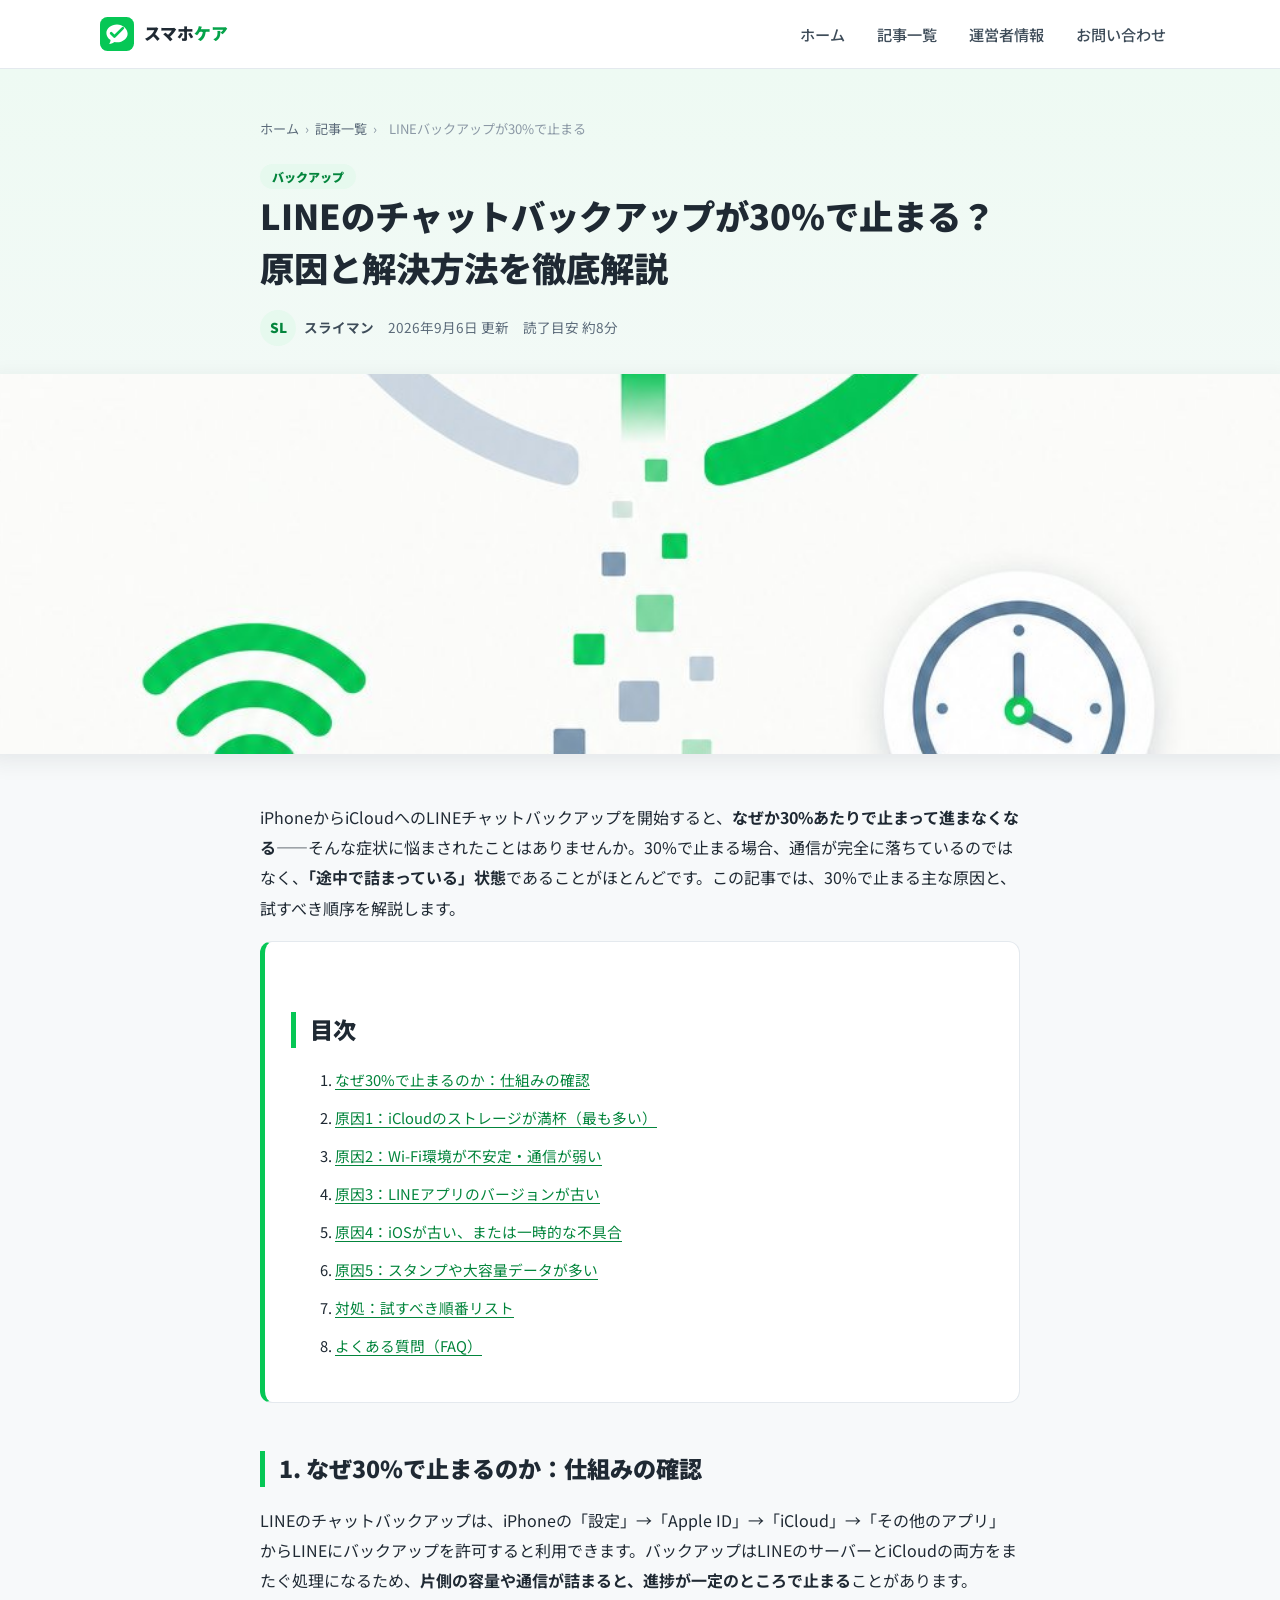
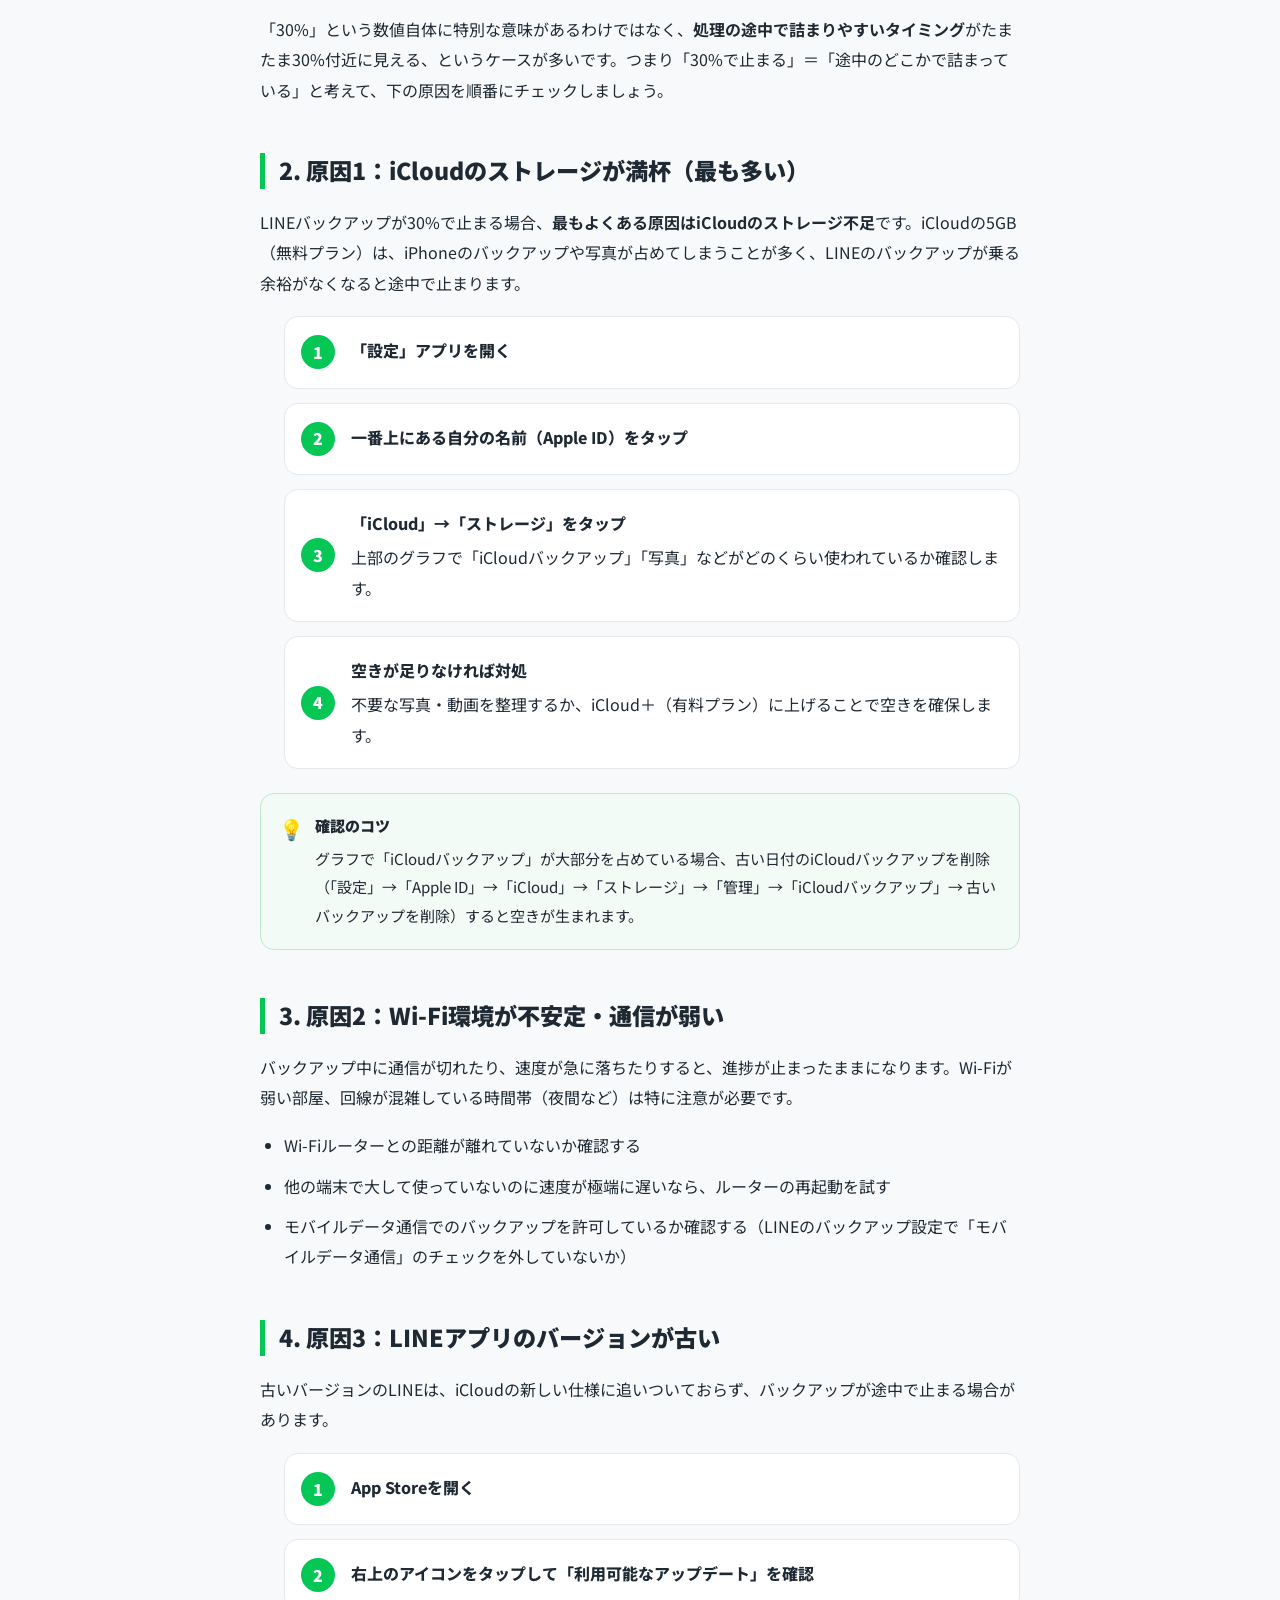
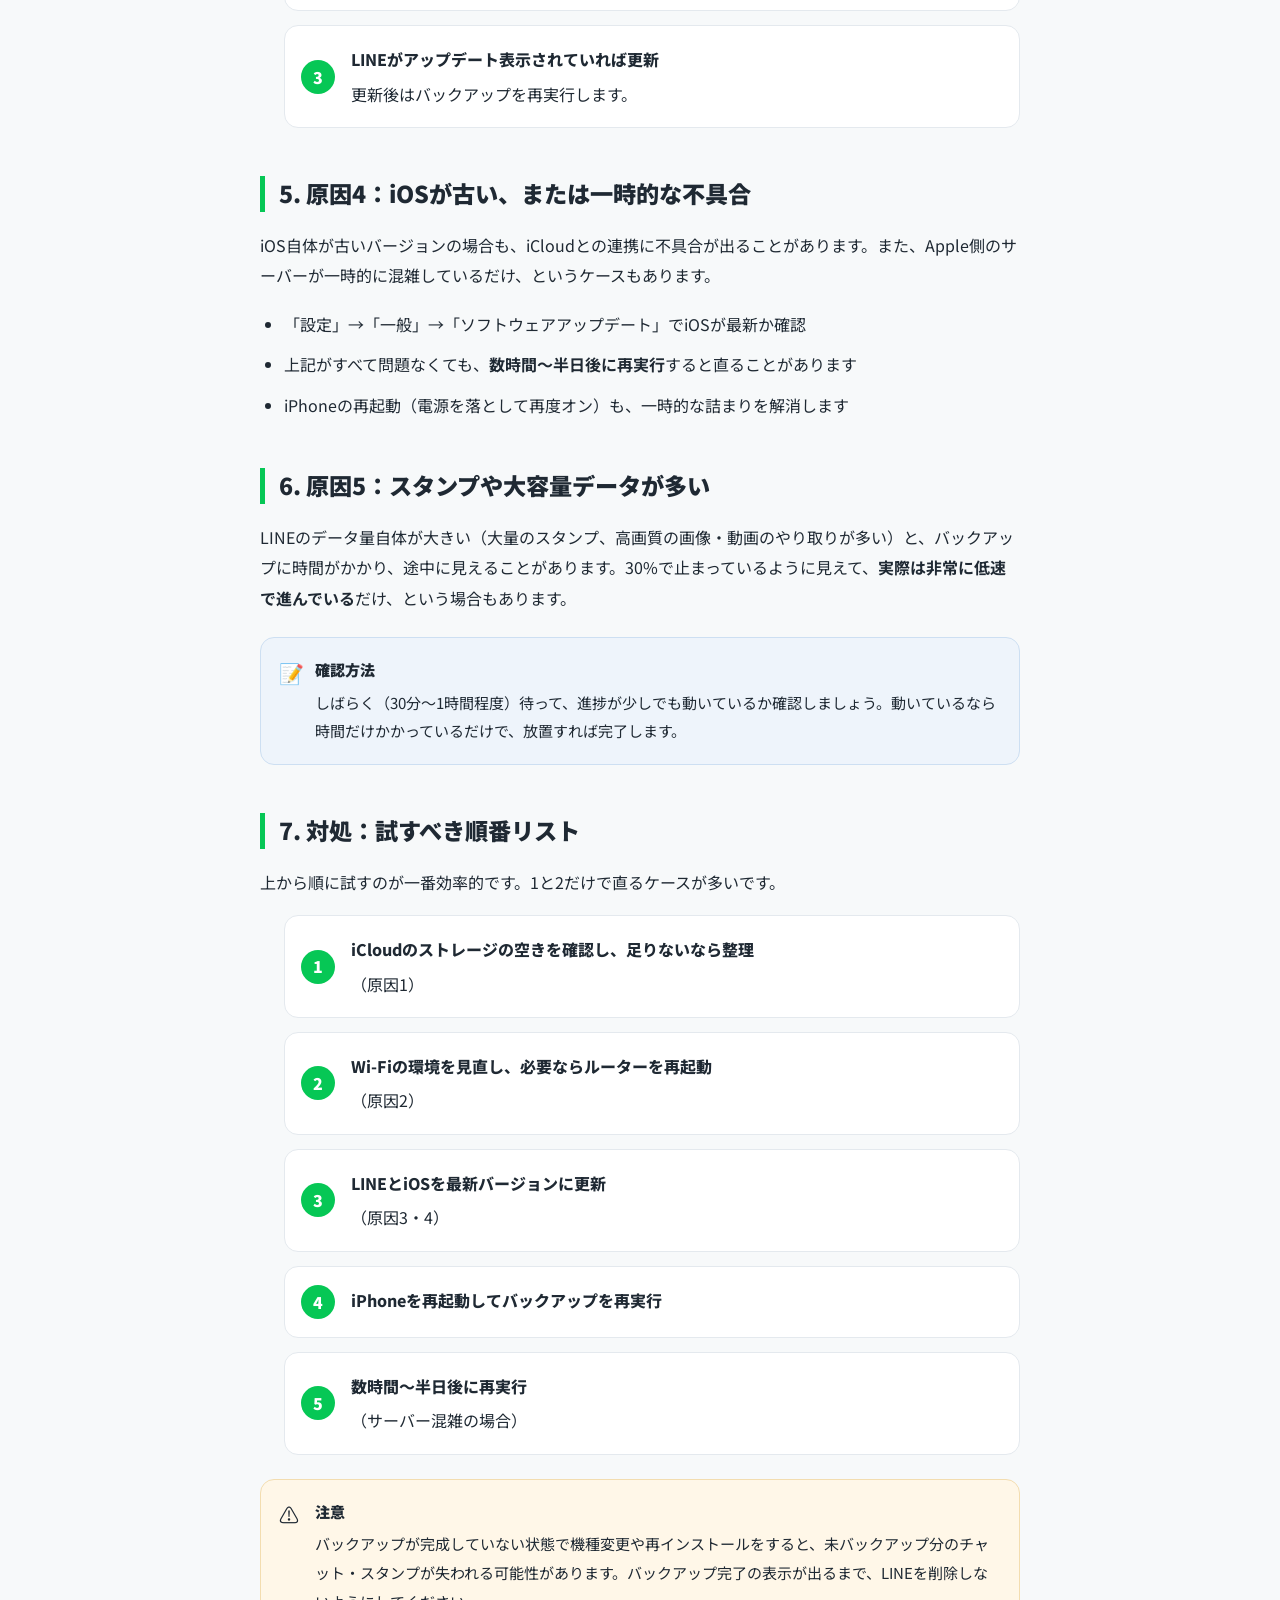
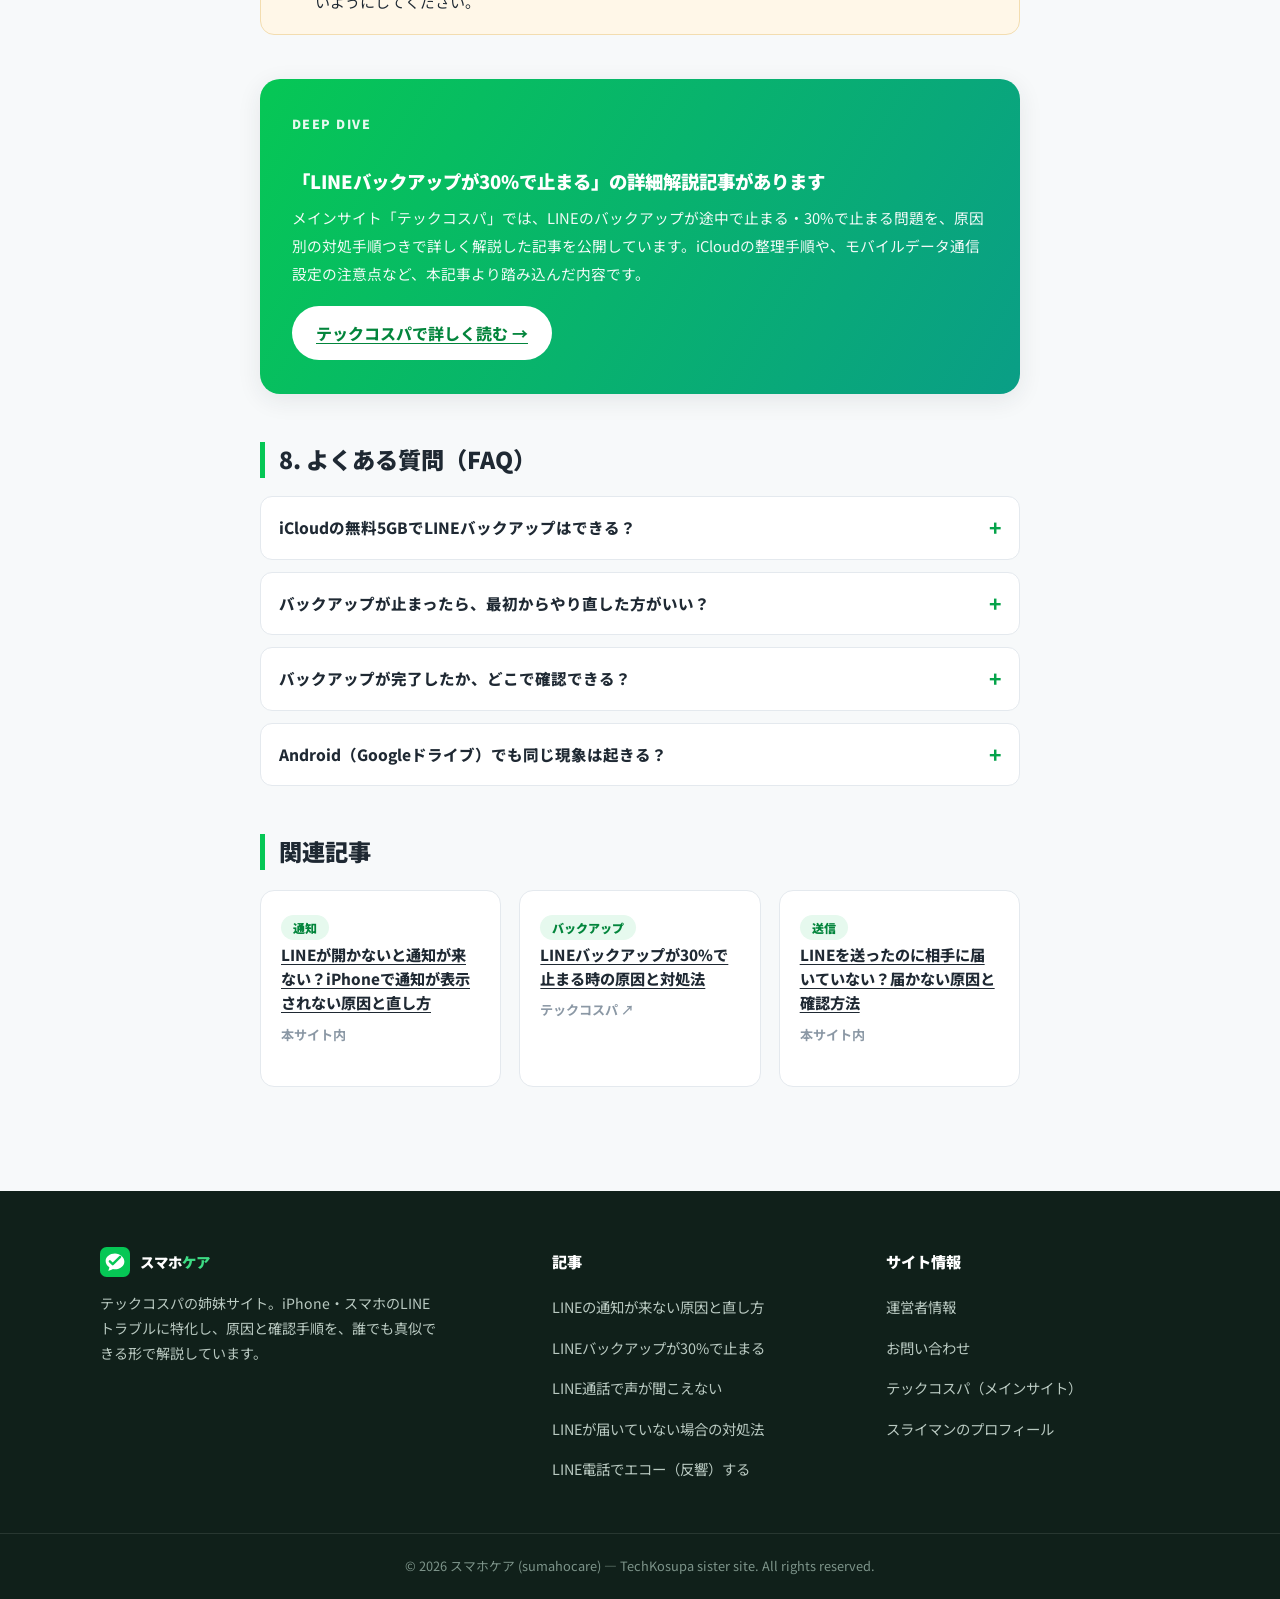
<file: articles/line-backup-stops-at-30-percent.html>
<!DOCTYPE html>
<html lang="ja">
<head>
  <meta charset="UTF-8">
  <meta name="viewport" content="width=device-width, initial-scale=1.0">
  <meta name="google-site-verification" content="AxP508XUdTfS3u-azYbc-wlClozxaHhvm2d45rFyWAY">
  <title>LINEのチャットバックアップが30%で止まる？原因と解決方法を徹底解説｜スマホケア</title>
  <meta name="description" content="LINEのチャットバックアップが30%で止まって進まない時の原因と解決方法。iCloudストレージの残り容量、Wi-Fi環境、LINE・iOSのバージョンなど、確認すべきポイントを順番に解説します。">
  <link rel="icon" type="image/svg+xml" href="/favicon.svg">
  <link rel="canonical" href="https://sumahocare.pages.dev/articles/line-backup-stops-at-30-percent">
  <meta property="og:site_name" content="スマホケア">
  <meta property="og:type" content="article">
  <meta property="og:title" content="LINEのチャットバックアップが30%で止まる？原因と解決方法を徹底解説">
  <meta property="og:description" content="LINEバックアップが30%で止まる原因と直し方を解説。">
  <meta property="og:url" content="https://sumahocare.pages.dev/articles/line-backup-stops-at-30-percent">
  <meta property="og:image" content="https://sumahocare.pages.dev/assets/img/art-backup.jpg">
  <meta property="og:locale" content="ja_JP">
  <link rel="preconnect" href="https://fonts.googleapis.com">
  <link rel="preconnect" href="https://fonts.gstatic.com" crossorigin>
  <link href="https://fonts.googleapis.com/css2?family=Noto+Sans+JP:wght@400;500;700;900&display=swap" rel="stylesheet">
  <link rel="stylesheet" href="/assets/css/style.css">
  <script type="application/ld+json">
  {
    "@context": "https://schema.org",
    "@type": "Article",
    "headline": "LINEのチャットバックアップが30%で止まる？原因と解決方法を徹底解説",
    "description": "LINEバックアップが30%で止まる原因と直し方を解説。",
    "image": "https://sumahocare.pages.dev/assets/img/art-backup.jpg",
    "author": { "@type": "Person", "name": "スライマン", "url": "https://techkosupa.com/suraimanjp/" },
    "publisher": { "@type": "Organization", "name": "スマホケア", "logo": { "@type": "ImageObject", "url": "https://sumahocare.pages.dev/favicon.svg" } },
    "datePublished": "2026-09-06",
    "dateModified": "2026-09-06",
    "mainEntityOfPage": "https://sumahocare.pages.dev/articles/line-backup-stops-at-30-percent"
  }
  </script>
</head>
<body>

<header class="site-header">
  <div class="container header-inner">
    <a class="logo" href="/" aria-label="スマホケア ホーム">
      <svg width="34" height="34" viewBox="0 0 64 64" aria-hidden="true">
        <rect width="64" height="64" rx="14" fill="#06C755"/>
        <path d="M32 14c-11 0-20 7.2-20 16.1 0 5.4 3.1 10.2 7.9 13.2-.2 2-1 5.2-2.6 7.6 3.9-.6 8.2-2.6 10.4-4 1.3.3 2.7.5 4.3.5 11 0 20-7.2 20-16.1S43 14 32 14z" fill="#fff"/>
        <path d="M21 30.5l6.2 6.2L43 21" fill="none" stroke="#06C755" stroke-width="5" stroke-linecap="round" stroke-linejoin="round"/>
      </svg>
      <span>スマホ<span class="accent">ケア</span></span>
    </a>
    <button class="nav-toggle" aria-label="メニューを開く" aria-expanded="false"><span></span></button>
    <nav class="main-nav" aria-label="メインナビゲーション">
      <ul>
        <li><a href="/">ホーム</a></li>
        <li><a href="/#articles">記事一覧</a></li>
        <li><a href="/about">運営者情報</a></li>
        <li><a href="/contact">お問い合わせ</a></li>
      </ul>
    </nav>
  </div>
</header>

<main>
  <section class="article-hero">
    <div class="article-hero-inner">
      <nav class="breadcrumb" aria-label="パンくず">
        <a href="/">ホーム</a><span>›</span><a href="/#articles">記事一覧</a><span>›</span><span>LINEバックアップが30%で止まる</span>
      </nav>
      <span class="tag">バックアップ</span>
      <h1 class="article-title">LINEのチャットバックアップが30%で止まる？原因と解決方法を徹底解説</h1>
      <div class="article-meta">
        <span class="author"><span class="avatar">SL</span>スライマン</span>
        <span>2026年9月6日 更新</span>
        <span>読了目安 約8分</span>
      </div>
    </div>
    <div class="article-hero-img">
      <img src="/assets/img/art-backup.jpg" alt="クラウドへのバックアップが進まない状況を表したイラスト">
    </div>
  </section>

  <article class="article-body">
    <p>iPhoneからiCloudへのLINEチャットバックアップを開始すると、<strong>なぜか30%あたりで止まって進まなくなる</strong>——そんな症状に悩まされたことはありませんか。30%で止まる場合、通信が完全に落ちているのではなく、<strong>「途中で詰まっている」状態</strong>であることがほとんどです。この記事では、30%で止まる主な原因と、試すべき順序を解説します。</p>

    <nav class="toc" aria-label="目次">
      <h2>目次</h2>
      <ol>
        <li><a href="#why">なぜ30%で止まるのか：仕組みの確認</a></li>
        <li><a href="#cause1">原因1：iCloudのストレージが満杯（最も多い）</a></li>
        <li><a href="#cause2">原因2：Wi-Fi環境が不安定・通信が弱い</a></li>
        <li><a href="#cause3">原因3：LINEアプリのバージョンが古い</a></li>
        <li><a href="#cause4">原因4：iOSが古い、または一時的な不具合</a></li>
        <li><a href="#cause5">原因5：スタンプや大容量データが多い</a></li>
        <li><a href="#fix">対処：試すべき順番リスト</a></li>
        <li><a href="#faq">よくある質問（FAQ）</a></li>
      </ol>
    </nav>

    <h2 id="why">1. なぜ30%で止まるのか：仕組みの確認</h2>
    <p>LINEのチャットバックアップは、iPhoneの「設定」→「Apple ID」→「iCloud」→「その他のアプリ」からLINEにバックアップを許可すると利用できます。バックアップはLINEのサーバーとiCloudの両方をまたぐ処理になるため、<strong>片側の容量や通信が詰まると、進捗が一定のところで止まる</strong>ことがあります。</p>
    <p>「30%」という数値自体に特別な意味があるわけではなく、<strong>処理の途中で詰まりやすいタイミング</strong>がたまたま30%付近に見える、というケースが多いです。つまり「30%で止まる」＝「途中のどこかで詰まっている」と考えて、下の原因を順番にチェックしましょう。</p>

    <h2 id="cause1">2. 原因1：iCloudのストレージが満杯（最も多い）</h2>
    <p>LINEバックアップが30%で止まる場合、<strong>最もよくある原因はiCloudのストレージ不足</strong>です。iCloudの5GB（無料プラン）は、iPhoneのバックアップや写真が占めてしまうことが多く、LINEのバックアップが乗る余裕がなくなると途中で止まります。</p>
    <ol class="steps">
      <li><span class="step-title">「設定」アプリを開く</span></li>
      <li><span class="step-title">一番上にある自分の名前（Apple ID）をタップ</span></li>
      <li><span class="step-title">「iCloud」→「ストレージ」をタップ</span>上部のグラフで「iCloudバックアップ」「写真」などがどのくらい使われているか確認します。</li>
      <li><span class="step-title">空きが足りなければ対処</span>不要な写真・動画を整理するか、iCloud＋（有料プラン）に上げることで空きを確保します。</li>
    </ol>
    <div class="callout tip">
      <span class="callout-title">確認のコツ</span>
      グラフで「iCloudバックアップ」が大部分を占めている場合、古い日付のiCloudバックアップを削除（「設定」→「Apple ID」→「iCloud」→「ストレージ」→「管理」→「iCloudバックアップ」→ 古いバックアップを削除）すると空きが生まれます。
    </div>

    <h2 id="cause2">3. 原因2：Wi-Fi環境が不安定・通信が弱い</h2>
    <p>バックアップ中に通信が切れたり、速度が急に落ちたりすると、進捗が止まったままになります。Wi-Fiが弱い部屋、回線が混雑している時間帯（夜間など）は特に注意が必要です。</p>
    <ul>
      <li>Wi-Fiルーターとの距離が離れていないか確認する</li>
      <li>他の端末で大して使っていないのに速度が極端に遅いなら、ルーターの再起動を試す</li>
      <li>モバイルデータ通信でのバックアップを許可しているか確認する（LINEのバックアップ設定で「モバイルデータ通信」のチェックを外していないか）</li>
    </ul>

    <h2 id="cause3">4. 原因3：LINEアプリのバージョンが古い</h2>
    <p>古いバージョンのLINEは、iCloudの新しい仕様に追いついておらず、バックアップが途中で止まる場合があります。</p>
    <ol class="steps">
      <li><span class="step-title">App Storeを開く</span></li>
      <li><span class="step-title">右上のアイコンをタップして「利用可能なアップデート」を確認</span></li>
      <li><span class="step-title">LINEがアップデート表示されていれば更新</span>更新後はバックアップを再実行します。</li>
    </ol>

    <h2 id="cause4">5. 原因4：iOSが古い、または一時的な不具合</h2>
    <p>iOS自体が古いバージョンの場合も、iCloudとの連携に不具合が出ることがあります。また、Apple側のサーバーが一時的に混雑しているだけ、というケースもあります。</p>
    <ul>
      <li>「設定」→「一般」→「ソフトウェアアップデート」でiOSが最新か確認</li>
      <li>上記がすべて問題なくても、<strong>数時間〜半日後に再実行</strong>すると直ることがあります</li>
      <li>iPhoneの再起動（電源を落として再度オン）も、一時的な詰まりを解消します</li>
    </ul>

    <h2 id="cause5">6. 原因5：スタンプや大容量データが多い</h2>
    <p>LINEのデータ量自体が大きい（大量のスタンプ、高画質の画像・動画のやり取りが多い）と、バックアップに時間がかかり、途中に見えることがあります。30%で止まっているように見えて、<strong>実際は非常に低速で進んでいる</strong>だけ、という場合もあります。</p>
    <div class="callout note">
      <span class="callout-title">確認方法</span>
      しばらく（30分〜1時間程度）待って、進捗が少しでも動いているか確認しましょう。動いているなら時間だけかかっているだけで、放置すれば完了します。
    </div>

    <h2 id="fix">7. 対処：試すべき順番リスト</h2>
    <p>上から順に試すのが一番効率的です。1と2だけで直るケースが多いです。</p>
    <ol class="steps">
      <li><span class="step-title">iCloudのストレージの空きを確認し、足りないなら整理</span>（原因1）</li>
      <li><span class="step-title">Wi-Fiの環境を見直し、必要ならルーターを再起動</span>（原因2）</li>
      <li><span class="step-title">LINEとiOSを最新バージョンに更新</span>（原因3・4）</li>
      <li><span class="step-title">iPhoneを再起動してバックアップを再実行</span></li>
      <li><span class="step-title">数時間〜半日後に再実行</span>（サーバー混雑の場合）</li>
    </ol>
    <div class="callout warn">
      <span class="callout-title">注意</span>
      バックアップが完成していない状態で機種変更や再インストールをすると、未バックアップ分のチャット・スタンプが失われる可能性があります。バックアップ完了の表示が出るまで、LINEを削除しないようにしてください。
    </div>

    <div class="deep-dive">
      <p class="dd-eyebrow">DEEP DIVE</p>
      <h3>「LINEバックアップが30%で止まる」の詳細解説記事があります</h3>
      <p>メインサイト「テックコスパ」では、LINEのバックアップが途中で止まる・30%で止まる問題を、原因別の対処手順つきで詳しく解説した記事を公開しています。iCloudの整理手順や、モバイルデータ通信設定の注意点など、本記事より踏み込んだ内容です。</p>
      <a class="dd-btn" href="https://techkosupa.com/line-backup-stops-at-30/" target="_blank" rel="noopener">テックコスパで詳しく読む →</a>
    </div>

    <h2 id="faq">8. よくある質問（FAQ）</h2>
    <div class="faq">
      <details>
        <summary>iCloudの無料5GBでLINEバックアップはできる？</summary>
        <div class="faq-a">LINEのデータ量が少ないなら可能です。ただし、iPhoneのiCloudバックアップや写真が5GBを占めていると、LINEのバックアップが乗らなくなります。「設定」→「Apple ID」→「iCloud」→「ストレージ」で、LINEに使える空きがあるか確認してください。</div>
      </details>
      <details>
        <summary>バックアップが止まったら、最初からやり直した方がいい？</summary>
        <div class="faq-a">止まったまま何時間でも動かないなら、一度「LINE」→「はてなマーク（？）または歯車」→「設定」→「チャット」→「チャットバックアップ」からバックアップを中断し、原因（iCloudの空き、通信）を確認してから再実行するのがおすすめです。</div>
      </details>
      <details>
        <summary>バックアップが完了したか、どこで確認できる？</summary>
        <div class="faq-a">LINEの「チャットバックアップ」画面に、最後にバックアップが完了した日付が表示されます。「先ほど」や具体的な日付・時刻が表示されていれば、正常に完了しています。</div>
      </details>
      <details>
        <summary>Android（Googleドライブ）でも同じ現象は起きる？</summary>
        <div class="faq-a">Androidの場合はGoogleドライブの空きやモバイルデータ通信の制限が原因になることがあります。考え方はiPhoneとほぼ同じで、ストレージの空きと通信環境を先に確認してください。</div>
      </details>
    </div>

    <h2>関連記事</h2>
    <div class="related-grid">
      <div class="related-card">
        <span class="tag">通知</span>
        <h4><a href="/articles/line-notification-not-coming-iphone-2026">LINEが開かないと通知が来ない？iPhoneで通知が表示されない原因と直し方</a></h4>
        <p class="ext">本サイト内</p>
      </div>
      <div class="related-card">
        <span class="tag">バックアップ</span>
        <h4><a href="https://techkosupa.com/line-backup-stops-at-30/" target="_blank" rel="noopener">LINEバックアップが30%で止まる時の原因と対処法</a></h4>
        <p class="ext">テックコスパ ↗</p>
      </div>
      <div class="related-card">
        <span class="tag">送信</span>
        <h4><a href="/articles/line-message-not-delivered">LINEを送ったのに相手に届いていない？届かない原因と確認方法</a></h4>
        <p class="ext">本サイト内</p>
      </div>
    </div>
  </article>
</main>

<footer class="site-footer">
  <div class="container">
    <div class="footer-grid">
      <div class="footer-brand">
        <a class="logo" href="/">
          <svg width="30" height="30" viewBox="0 0 64 64" aria-hidden="true">
            <rect width="64" height="64" rx="14" fill="#06C755"/>
            <path d="M32 14c-11 0-20 7.2-20 16.1 0 5.4 3.1 10.2 7.9 13.2-.2 2-1 5.2-2.6 7.6 3.9-.6 8.2-2.6 10.4-4 1.3.3 2.7.5 4.3.5 11 0 20-7.2 20-16.1S43 14 32 14z" fill="#fff"/>
            <path d="M21 30.5l6.2 6.2L43 21" fill="none" stroke="#06C755" stroke-width="5" stroke-linecap="round" stroke-linejoin="round"/>
          </svg>
          <span>スマホ<span class="accent" style="color:#3ddc84;">ケア</span></span>
        </a>
        <p>テックコスパの姉妹サイト。iPhone・スマホのLINEトラブルに特化し、原因と確認手順を、誰でも真似できる形で解説しています。</p>
      </div>
      <div>
        <h4>記事</h4>
        <ul>
          <li><a href="/articles/line-notification-not-coming-iphone-2026">LINEの通知が来ない原因と直し方</a></li>
          <li><a href="/articles/line-backup-stops-at-30-percent">LINEバックアップが30%で止まる</a></li>
          <li><a href="/articles/line-call-cant-hear-my-voice-iphone">LINE通話で声が聞こえない</a></li>
          <li><a href="/articles/line-message-not-delivered">LINEが届いていない場合の対処法</a></li>
          <li><a href="/articles/line-call-echo">LINE電話でエコー（反響）する</a></li>
        </ul>
      </div>
      <div>
        <h4>サイト情報</h4>
        <ul>
          <li><a href="/about">運営者情報</a></li>
          <li><a href="/contact">お問い合わせ</a></li>
          <li><a href="https://techkosupa.com/">テックコスパ（メインサイト）</a></li>
          <li><a href="https://techkosupa.com/suraimanjp/">スライマンのプロフィール</a></li>
        </ul>
      </div>
    </div>
  </div>
  <div class="footer-bottom">
    <div class="container">© <span data-year>2026</span> スマホケア (sumahocare) — TechKosupa sister site. All rights reserved.</div>
  </div>
</footer>

<button class="back-top" aria-label="ページ上部へ戻る">↑</button>
<script src="/assets/js/main.js"></script>
</body>
</html>
</file>
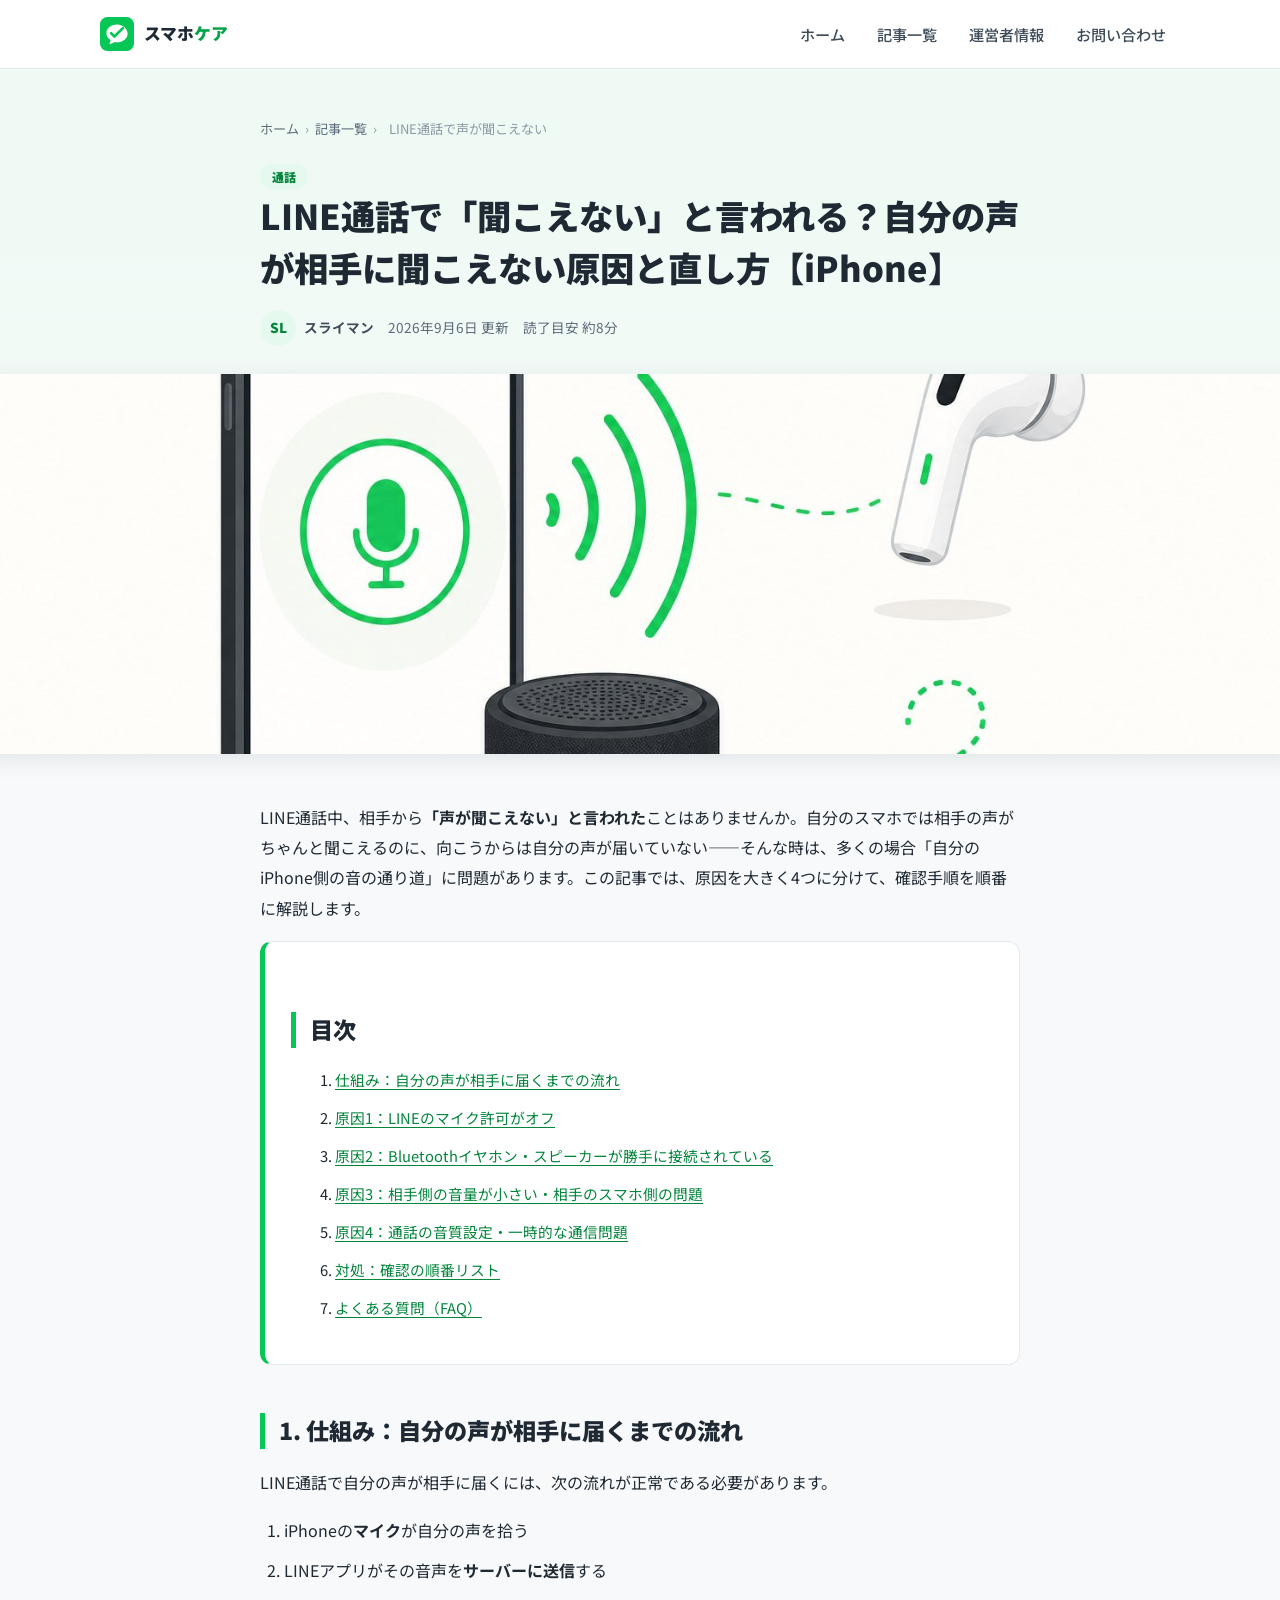
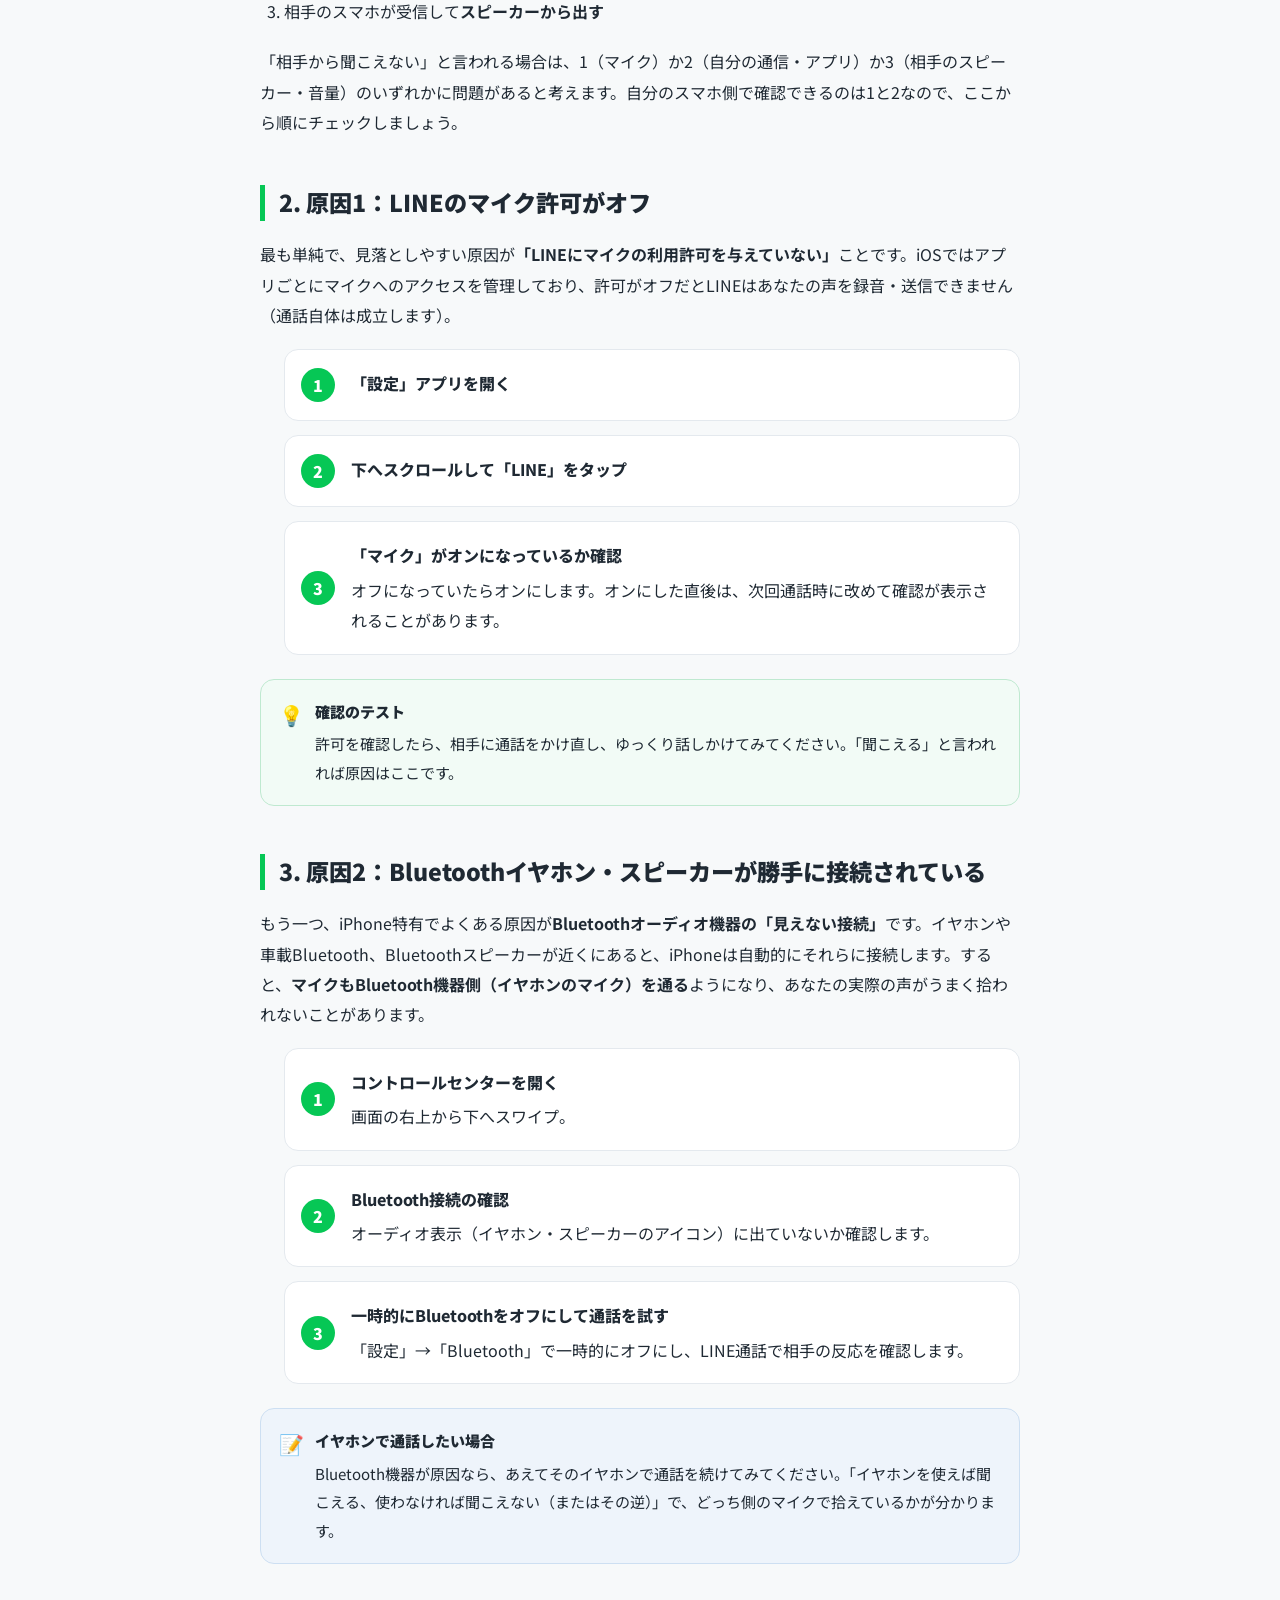
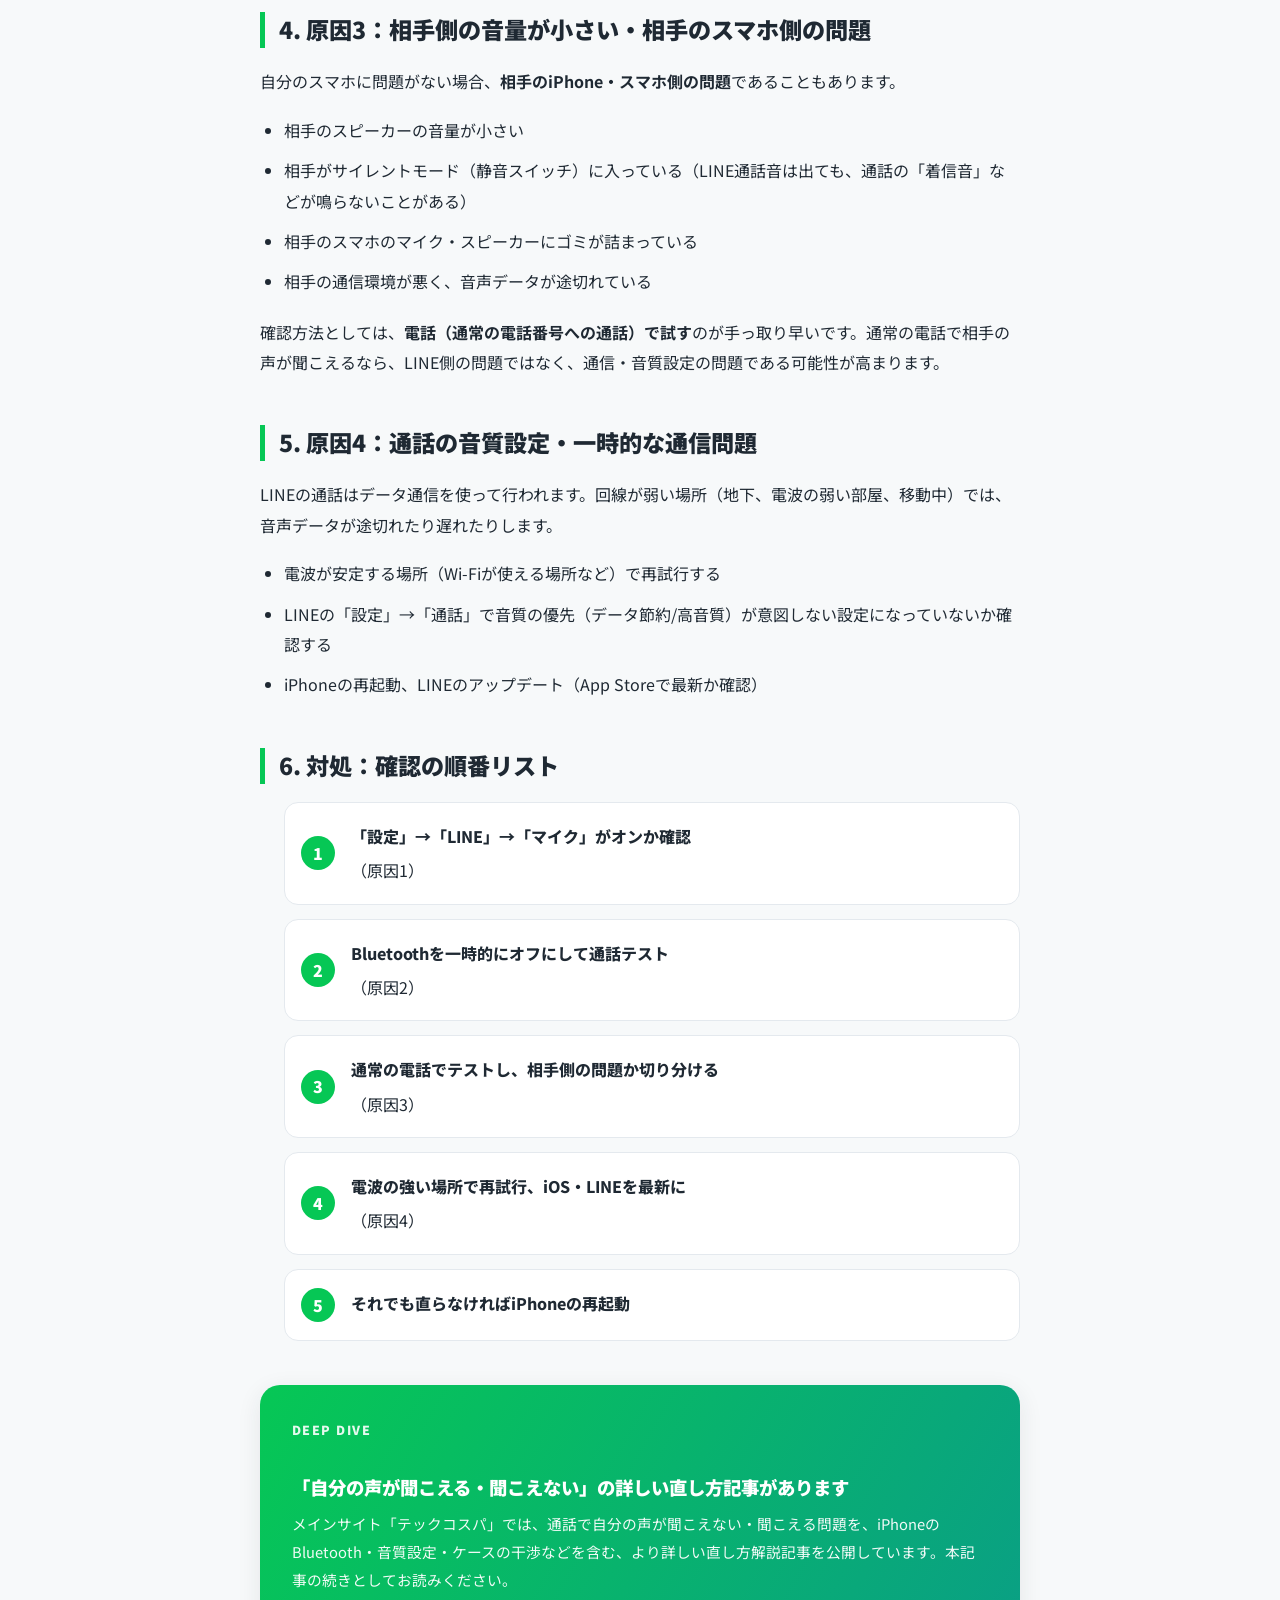
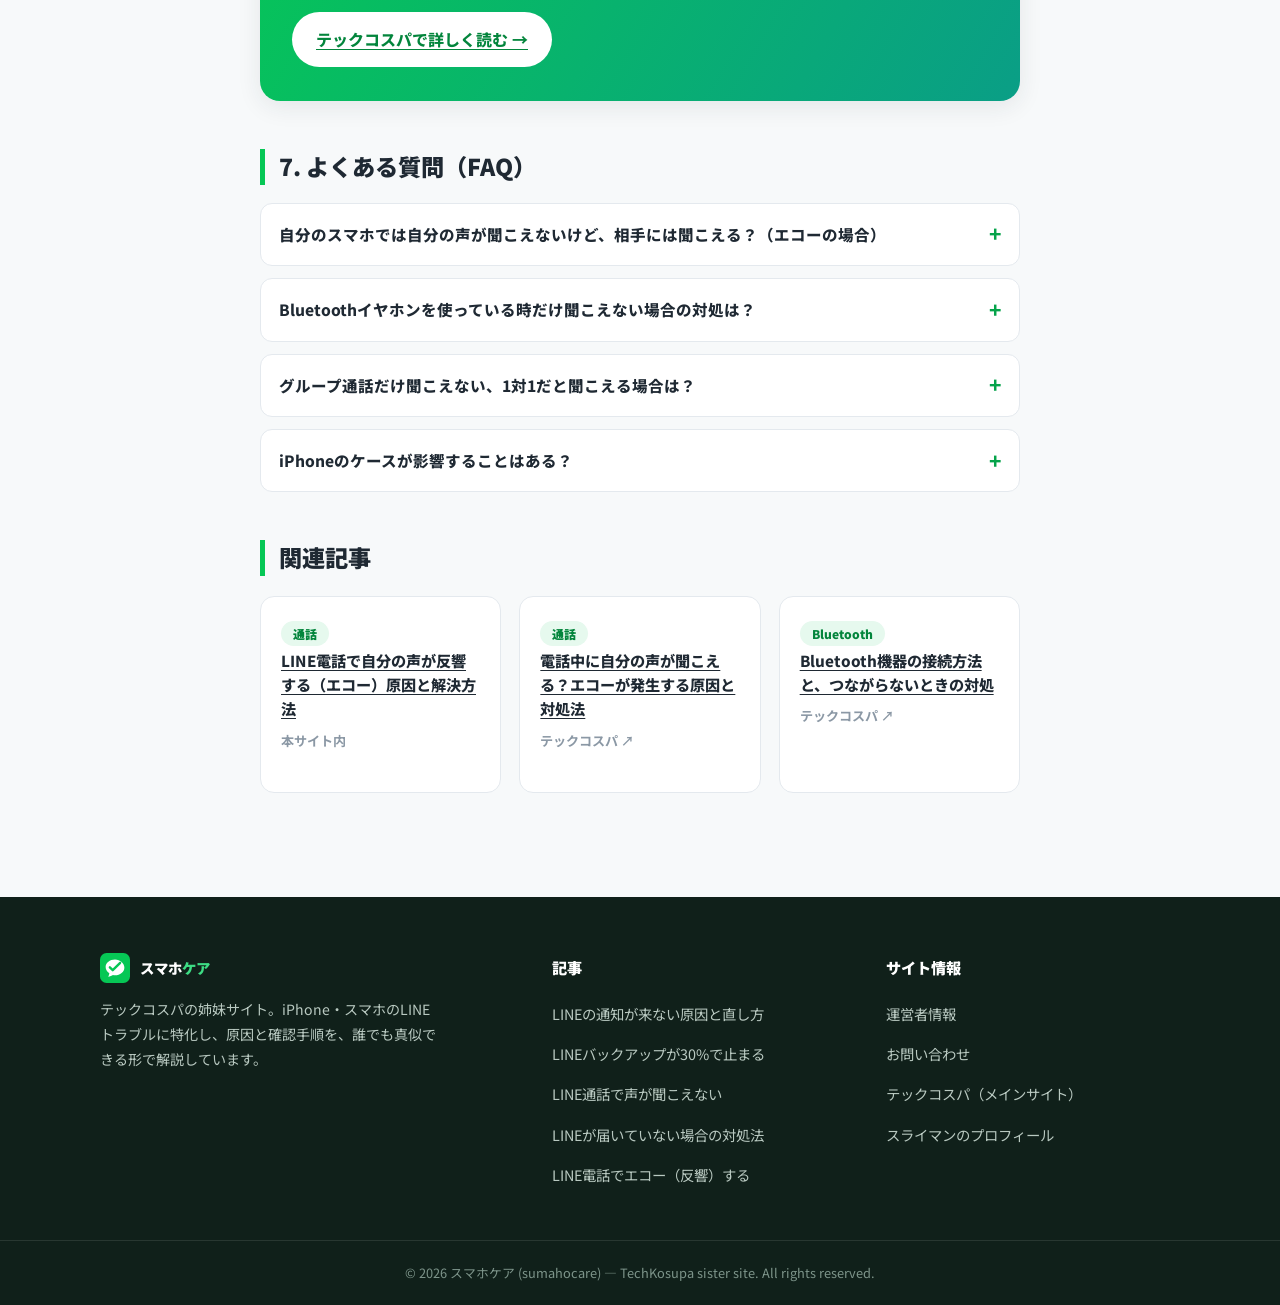
<file: articles/line-call-cant-hear-my-voice-iphone.html>
<!DOCTYPE html>
<html lang="ja">
<head>
  <meta charset="UTF-8">
  <meta name="viewport" content="width=device-width, initial-scale=1.0">
  <meta name="google-site-verification" content="AxP508XUdTfS3u-azYbc-wlClozxaHhvm2d45rFyWAY">
  <title>LINE通話で「聞こえない」と言われる？自分の声が相手に聞こえない原因と直し方【iPhone】｜スマホケア</title>
  <meta name="description" content="LINE通話で相手に自分の声が聞こえないと言われた時の原因と直し方。マイク許可、Bluetooth接続、相手側の音量など、iPhoneでの確認手順を順番に解説します。">
  <link rel="icon" type="image/svg+xml" href="/favicon.svg">
  <link rel="canonical" href="https://sumahocare.pages.dev/articles/line-call-cant-hear-my-voice-iphone">
  <meta property="og:site_name" content="スマホケア">
  <meta property="og:type" content="article">
  <meta property="og:title" content="LINE通話で「聞こえない」と言われる？自分の声が相手に聞こえない原因と直し方【iPhone】">
  <meta property="og:description" content="LINE通話で自分の声が聞こえないと言われた時の原因と直し方を解説。">
  <meta property="og:url" content="https://sumahocare.pages.dev/articles/line-call-cant-hear-my-voice-iphone">
  <meta property="og:image" content="https://sumahocare.pages.dev/assets/img/art-cant-hear.jpg">
  <meta property="og:locale" content="ja_JP">
  <link rel="preconnect" href="https://fonts.googleapis.com">
  <link rel="preconnect" href="https://fonts.gstatic.com" crossorigin>
  <link href="https://fonts.googleapis.com/css2?family=Noto+Sans+JP:wght@400;500;700;900&display=swap" rel="stylesheet">
  <link rel="stylesheet" href="/assets/css/style.css">
  <script type="application/ld+json">
  {
    "@context": "https://schema.org",
    "@type": "Article",
    "headline": "LINE通話で「聞こえない」と言われる？自分の声が相手に聞こえない原因と直し方【iPhone】",
    "description": "LINE通話で自分の声が聞こえないと言われた時の原因と直し方を解説。",
    "image": "https://sumahocare.pages.dev/assets/img/art-cant-hear.jpg",
    "author": { "@type": "Person", "name": "スライマン", "url": "https://techkosupa.com/suraimanjp/" },
    "publisher": { "@type": "Organization", "name": "スマホケア", "logo": { "@type": "ImageObject", "url": "https://sumahocare.pages.dev/favicon.svg" } },
    "datePublished": "2026-09-06",
    "dateModified": "2026-09-06",
    "mainEntityOfPage": "https://sumahocare.pages.dev/articles/line-call-cant-hear-my-voice-iphone"
  }
  </script>
</head>
<body>

<header class="site-header">
  <div class="container header-inner">
    <a class="logo" href="/" aria-label="スマホケア ホーム">
      <svg width="34" height="34" viewBox="0 0 64 64" aria-hidden="true">
        <rect width="64" height="64" rx="14" fill="#06C755"/>
        <path d="M32 14c-11 0-20 7.2-20 16.1 0 5.4 3.1 10.2 7.9 13.2-.2 2-1 5.2-2.6 7.6 3.9-.6 8.2-2.6 10.4-4 1.3.3 2.7.5 4.3.5 11 0 20-7.2 20-16.1S43 14 32 14z" fill="#fff"/>
        <path d="M21 30.5l6.2 6.2L43 21" fill="none" stroke="#06C755" stroke-width="5" stroke-linecap="round" stroke-linejoin="round"/>
      </svg>
      <span>スマホ<span class="accent">ケア</span></span>
    </a>
    <button class="nav-toggle" aria-label="メニューを開く" aria-expanded="false"><span></span></button>
    <nav class="main-nav" aria-label="メインナビゲーション">
      <ul>
        <li><a href="/">ホーム</a></li>
        <li><a href="/#articles">記事一覧</a></li>
        <li><a href="/about">運営者情報</a></li>
        <li><a href="/contact">お問い合わせ</a></li>
      </ul>
    </nav>
  </div>
</header>

<main>
  <section class="article-hero">
    <div class="article-hero-inner">
      <nav class="breadcrumb" aria-label="パンくず">
        <a href="/">ホーム</a><span>›</span><a href="/#articles">記事一覧</a><span>›</span><span>LINE通話で声が聞こえない</span>
      </nav>
      <span class="tag">通話</span>
      <h1 class="article-title">LINE通話で「聞こえない」と言われる？自分の声が相手に聞こえない原因と直し方【iPhone】</h1>
      <div class="article-meta">
        <span class="author"><span class="avatar">SL</span>スライマン</span>
        <span>2026年9月6日 更新</span>
        <span>読了目安 約8分</span>
      </div>
    </div>
    <div class="article-hero-img">
      <img src="/assets/img/art-cant-hear.jpg" alt="通話でマイクからの音がうまく届かない状況を表したイラスト">
    </div>
  </section>

  <article class="article-body">
    <p>LINE通話中、相手から<strong>「声が聞こえない」と言われた</strong>ことはありませんか。自分のスマホでは相手の声がちゃんと聞こえるのに、向こうからは自分の声が届いていない——そんな時は、多くの場合「自分のiPhone側の音の通り道」に問題があります。この記事では、原因を大きく4つに分けて、確認手順を順番に解説します。</p>

    <nav class="toc" aria-label="目次">
      <h2>目次</h2>
      <ol>
        <li><a href="#why">仕組み：自分の声が相手に届くまでの流れ</a></li>
        <li><a href="#cause1">原因1：LINEのマイク許可がオフ</a></li>
        <li><a href="#cause2">原因2：Bluetoothイヤホン・スピーカーが勝手に接続されている</a></li>
        <li><a href="#cause3">原因3：相手側の音量が小さい・相手のスマホ側の問題</a></li>
        <li><a href="#cause4">原因4：通話の音質設定・一時的な通信問題</a></li>
        <li><a href="#fix">対処：確認の順番リスト</a></li>
        <li><a href="#faq">よくある質問（FAQ）</a></li>
      </ol>
    </nav>

    <h2 id="why">1. 仕組み：自分の声が相手に届くまでの流れ</h2>
    <p>LINE通話で自分の声が相手に届くには、次の流れが正常である必要があります。</p>
    <ol>
      <li>iPhoneの<strong>マイク</strong>が自分の声を拾う</li>
      <li>LINEアプリがその音声を<strong>サーバーに送信</strong>する</li>
      <li>相手のスマホが受信して<strong>スピーカーから出す</strong></li>
    </ol>
    <p>「相手から聞こえない」と言われる場合は、1（マイク）か2（自分の通信・アプリ）か3（相手のスピーカー・音量）のいずれかに問題があると考えます。自分のスマホ側で確認できるのは1と2なので、ここから順にチェックしましょう。</p>

    <h2 id="cause1">2. 原因1：LINEのマイク許可がオフ</h2>
    <p>最も単純で、見落としやすい原因が<strong>「LINEにマイクの利用許可を与えていない」</strong>ことです。iOSではアプリごとにマイクへのアクセスを管理しており、許可がオフだとLINEはあなたの声を録音・送信できません（通話自体は成立します）。</p>
    <ol class="steps">
      <li><span class="step-title">「設定」アプリを開く</span></li>
      <li><span class="step-title">下へスクロールして「LINE」をタップ</span></li>
      <li><span class="step-title">「マイク」がオンになっているか確認</span>オフになっていたらオンにします。オンにした直後は、次回通話時に改めて確認が表示されることがあります。</li>
    </ol>
    <div class="callout tip">
      <span class="callout-title">確認のテスト</span>
      許可を確認したら、相手に通話をかけ直し、ゆっくり話しかけてみてください。「聞こえる」と言われれば原因はここです。
    </div>

    <h2 id="cause2">3. 原因2：Bluetoothイヤホン・スピーカーが勝手に接続されている</h2>
    <p>もう一つ、iPhone特有でよくある原因が<strong>Bluetoothオーディオ機器の「見えない接続」</strong>です。イヤホンや車載Bluetooth、Bluetoothスピーカーが近くにあると、iPhoneは自動的にそれらに接続します。すると、<strong>マイクもBluetooth機器側（イヤホンのマイク）を通る</strong>ようになり、あなたの実際の声がうまく拾われないことがあります。</p>
    <ol class="steps">
      <li><span class="step-title">コントロールセンターを開く</span>画面の右上から下へスワイプ。</li>
      <li><span class="step-title">Bluetooth接続の確認</span>オーディオ表示（イヤホン・スピーカーのアイコン）に出ていないか確認します。</li>
      <li><span class="step-title">一時的にBluetoothをオフにして通話を試す</span>「設定」→「Bluetooth」で一時的にオフにし、LINE通話で相手の反応を確認します。</li>
    </ol>
    <div class="callout note">
      <span class="callout-title">イヤホンで通話したい場合</span>
      Bluetooth機器が原因なら、あえてそのイヤホンで通話を続けてみてください。「イヤホンを使えば聞こえる、使わなければ聞こえない（またはその逆）」で、どっち側のマイクで拾えているかが分かります。
    </div>

    <h2 id="cause3">4. 原因3：相手側の音量が小さい・相手のスマホ側の問題</h2>
    <p>自分のスマホに問題がない場合、<strong>相手のiPhone・スマホ側の問題</strong>であることもあります。</p>
    <ul>
      <li>相手のスピーカーの音量が小さい</li>
      <li>相手がサイレントモード（静音スイッチ）に入っている（LINE通話音は出ても、通話の「着信音」などが鳴らないことがある）</li>
      <li>相手のスマホのマイク・スピーカーにゴミが詰まっている</li>
      <li>相手の通信環境が悪く、音声データが途切れている</li>
    </ul>
    <p>確認方法としては、<strong>電話（通常の電話番号への通話）で試す</strong>のが手っ取り早いです。通常の電話で相手の声が聞こえるなら、LINE側の問題ではなく、通信・音質設定の問題である可能性が高まります。</p>

    <h2 id="cause4">5. 原因4：通話の音質設定・一時的な通信問題</h2>
    <p>LINEの通話はデータ通信を使って行われます。回線が弱い場所（地下、電波の弱い部屋、移動中）では、音声データが途切れたり遅れたりします。</p>
    <ul>
      <li>電波が安定する場所（Wi-Fiが使える場所など）で再試行する</li>
      <li>LINEの「設定」→「通話」で音質の優先（データ節約/高音質）が意図しない設定になっていないか確認する</li>
      <li>iPhoneの再起動、LINEのアップデート（App Storeで最新か確認）</li>
    </ul>

    <h2 id="fix">6. 対処：確認の順番リスト</h2>
    <ol class="steps">
      <li><span class="step-title">「設定」→「LINE」→「マイク」がオンか確認</span>（原因1）</li>
      <li><span class="step-title">Bluetoothを一時的にオフにして通話テスト</span>（原因2）</li>
      <li><span class="step-title">通常の電話でテストし、相手側の問題か切り分ける</span>（原因3）</li>
      <li><span class="step-title">電波の強い場所で再試行、iOS・LINEを最新に</span>（原因4）</li>
      <li><span class="step-title">それでも直らなければiPhoneの再起動</span></li>
    </ol>

    <div class="deep-dive">
      <p class="dd-eyebrow">DEEP DIVE</p>
      <h3>「自分の声が聞こえる・聞こえない」の詳しい直し方記事があります</h3>
      <p>メインサイト「テックコスパ」では、通話で自分の声が聞こえない・聞こえる問題を、iPhoneのBluetooth・音質設定・ケースの干渉などを含む、より詳しい直し方解説記事を公開しています。本記事の続きとしてお読みください。</p>
      <a class="dd-btn" href="https://techkosupa.com/%E9%9B%BB%E8%A9%B1-%E8%87%AA%E5%88%86%E3%81%AE%E5%A3%B0%E3%81%8C%E8%81%9E%E3%81%93%E3%81%88%E3%82%8B-%E7%9B%B4%E3%81%97-%E6%96%B9-iphone/" target="_blank" rel="noopener">テックコスパで詳しく読む →</a>
    </div>

    <h2 id="faq">7. よくある質問（FAQ）</h2>
    <div class="faq">
      <details>
        <summary>自分のスマホでは自分の声が聞こえないけど、相手には聞こえる？（エコーの場合）</summary>
        <div class="faq-a">スピーカーから出した自分の声がマイクに再録音されて返ってくる「エコー」は別の原因です。本サイトの<a href="/articles/line-call-echo">LINE電話で自分の声が反響する（エコー）の記事</a>を参考にしてください。イヤホン利用が最も確実な解消法です。</div>
      </details>
      <details>
        <summary>Bluetoothイヤホンを使っている時だけ聞こえない場合の対処は？</summary>
        <div class="faq-a">イヤホン側のマイクの位置・品質が原因になっていることが多いです。別のイヤホン（有線のイヤホンなど）でテストしてみてください。イヤホンの接続方法や、Bluetooth機器との接続トラブルの対処は、テックコスパの関連記事（Bluetooth接続）も参考になります。</div>
      </details>
      <details>
        <summary>グループ通話だけ聞こえない、1対1だと聞こえる場合は？</summary>
        <div class="faq-a">グループ通話では参加者数が多く、回線の負荷が高まります。通信環境の悪さが影響している可能性が高いので、Wi-Fi環境下で試すか、参加者の少ないタイミングで再試行してください。</div>
      </details>
      <details>
        <summary>iPhoneのケースが影響することはある？</summary>
        <div class="faq-a">厚手のケースや、マイク穴（背面下部・底部）を塞ぐようなケースは、マイクの拾音に影響することがあります。通話テストのついでに、ケースを外した状態でも試してみてください。</div>
      </details>
    </div>

    <h2>関連記事</h2>
    <div class="related-grid">
      <div class="related-card">
        <span class="tag">通話</span>
        <h4><a href="/articles/line-call-echo">LINE電話で自分の声が反響する（エコー）原因と解決方法</a></h4>
        <p class="ext">本サイト内</p>
      </div>
      <div class="related-card">
        <span class="tag">通話</span>
        <h4><a href="https://techkosupa.com/%E9%9B%BB%E8%A9%B1-%E8%87%AA%E5%88%86%E3%81%AE%E5%A3%B0%E3%81%8C%E8%81%9E%E3%81%93%E3%81%88%E3%82%8B-%E7%9B%B4%E3%81%97-%E6%96%B9-iphone/" target="_blank" rel="noopener">電話中に自分の声が聞こえる？エコーが発生する原因と対処法</a></h4>
        <p class="ext">テックコスパ ↗</p>
      </div>
      <div class="related-card">
        <span class="tag">Bluetooth</span>
        <h4><a href="https://techkosupa.com/how-to-connect-a-selfie-stick-to-bluetooth/" target="_blank" rel="noopener">Bluetooth機器の接続方法と、つながらないときの対処</a></h4>
        <p class="ext">テックコスパ ↗</p>
      </div>
    </div>
  </article>
</main>

<footer class="site-footer">
  <div class="container">
    <div class="footer-grid">
      <div class="footer-brand">
        <a class="logo" href="/">
          <svg width="30" height="30" viewBox="0 0 64 64" aria-hidden="true">
            <rect width="64" height="64" rx="14" fill="#06C755"/>
            <path d="M32 14c-11 0-20 7.2-20 16.1 0 5.4 3.1 10.2 7.9 13.2-.2 2-1 5.2-2.6 7.6 3.9-.6 8.2-2.6 10.4-4 1.3.3 2.7.5 4.3.5 11 0 20-7.2 20-16.1S43 14 32 14z" fill="#fff"/>
            <path d="M21 30.5l6.2 6.2L43 21" fill="none" stroke="#06C755" stroke-width="5" stroke-linecap="round" stroke-linejoin="round"/>
          </svg>
          <span>スマホ<span class="accent" style="color:#3ddc84;">ケア</span></span>
        </a>
        <p>テックコスパの姉妹サイト。iPhone・スマホのLINEトラブルに特化し、原因と確認手順を、誰でも真似できる形で解説しています。</p>
      </div>
      <div>
        <h4>記事</h4>
        <ul>
          <li><a href="/articles/line-notification-not-coming-iphone-2026">LINEの通知が来ない原因と直し方</a></li>
          <li><a href="/articles/line-backup-stops-at-30-percent">LINEバックアップが30%で止まる</a></li>
          <li><a href="/articles/line-call-cant-hear-my-voice-iphone">LINE通話で声が聞こえない</a></li>
          <li><a href="/articles/line-message-not-delivered">LINEが届いていない場合の対処法</a></li>
          <li><a href="/articles/line-call-echo">LINE電話でエコー（反響）する</a></li>
        </ul>
      </div>
      <div>
        <h4>サイト情報</h4>
        <ul>
          <li><a href="/about">運営者情報</a></li>
          <li><a href="/contact">お問い合わせ</a></li>
          <li><a href="https://techkosupa.com/">テックコスパ（メインサイト）</a></li>
          <li><a href="https://techkosupa.com/suraimanjp/">スライマンのプロフィール</a></li>
        </ul>
      </div>
    </div>
  </div>
  <div class="footer-bottom">
    <div class="container">© <span data-year>2026</span> スマホケア (sumahocare) — TechKosupa sister site. All rights reserved.</div>
  </div>
</footer>

<button class="back-top" aria-label="ページ上部へ戻る">↑</button>
<script src="/assets/js/main.js"></script>
</body>
</html>
</file>
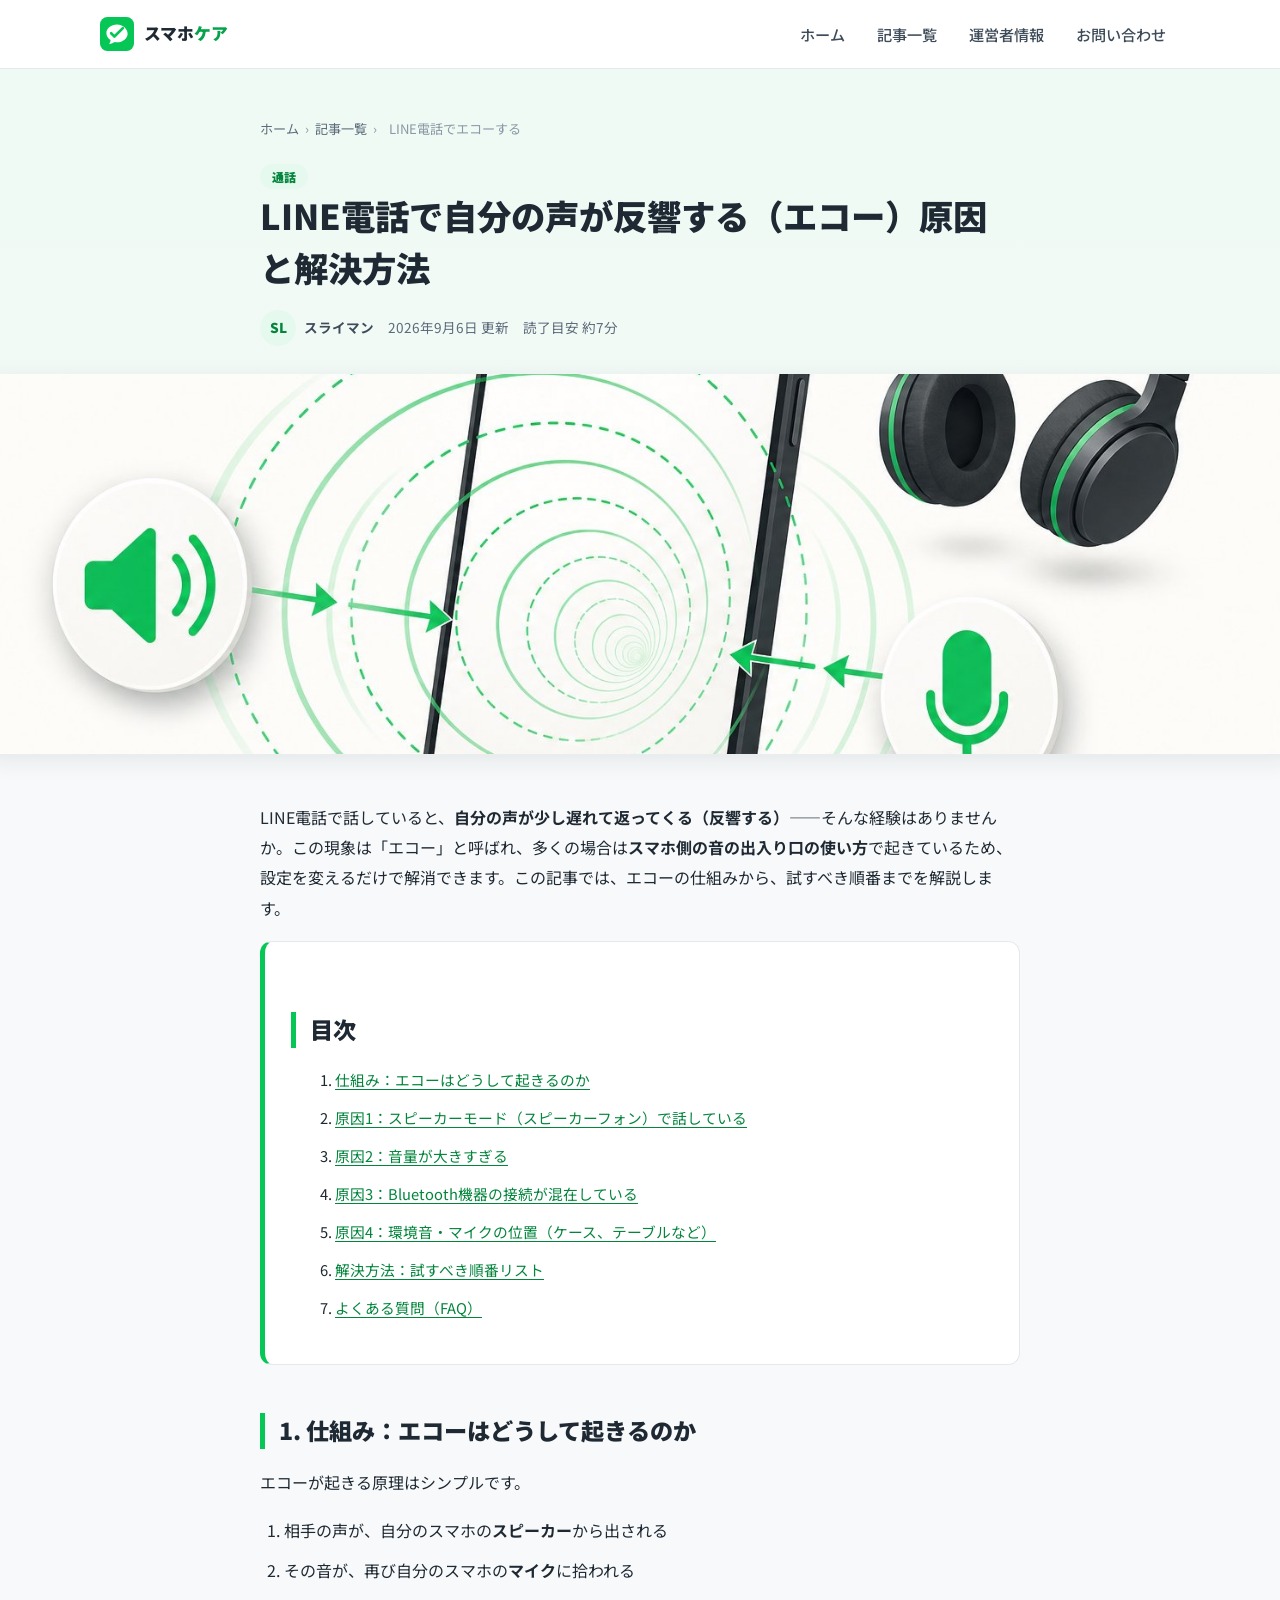
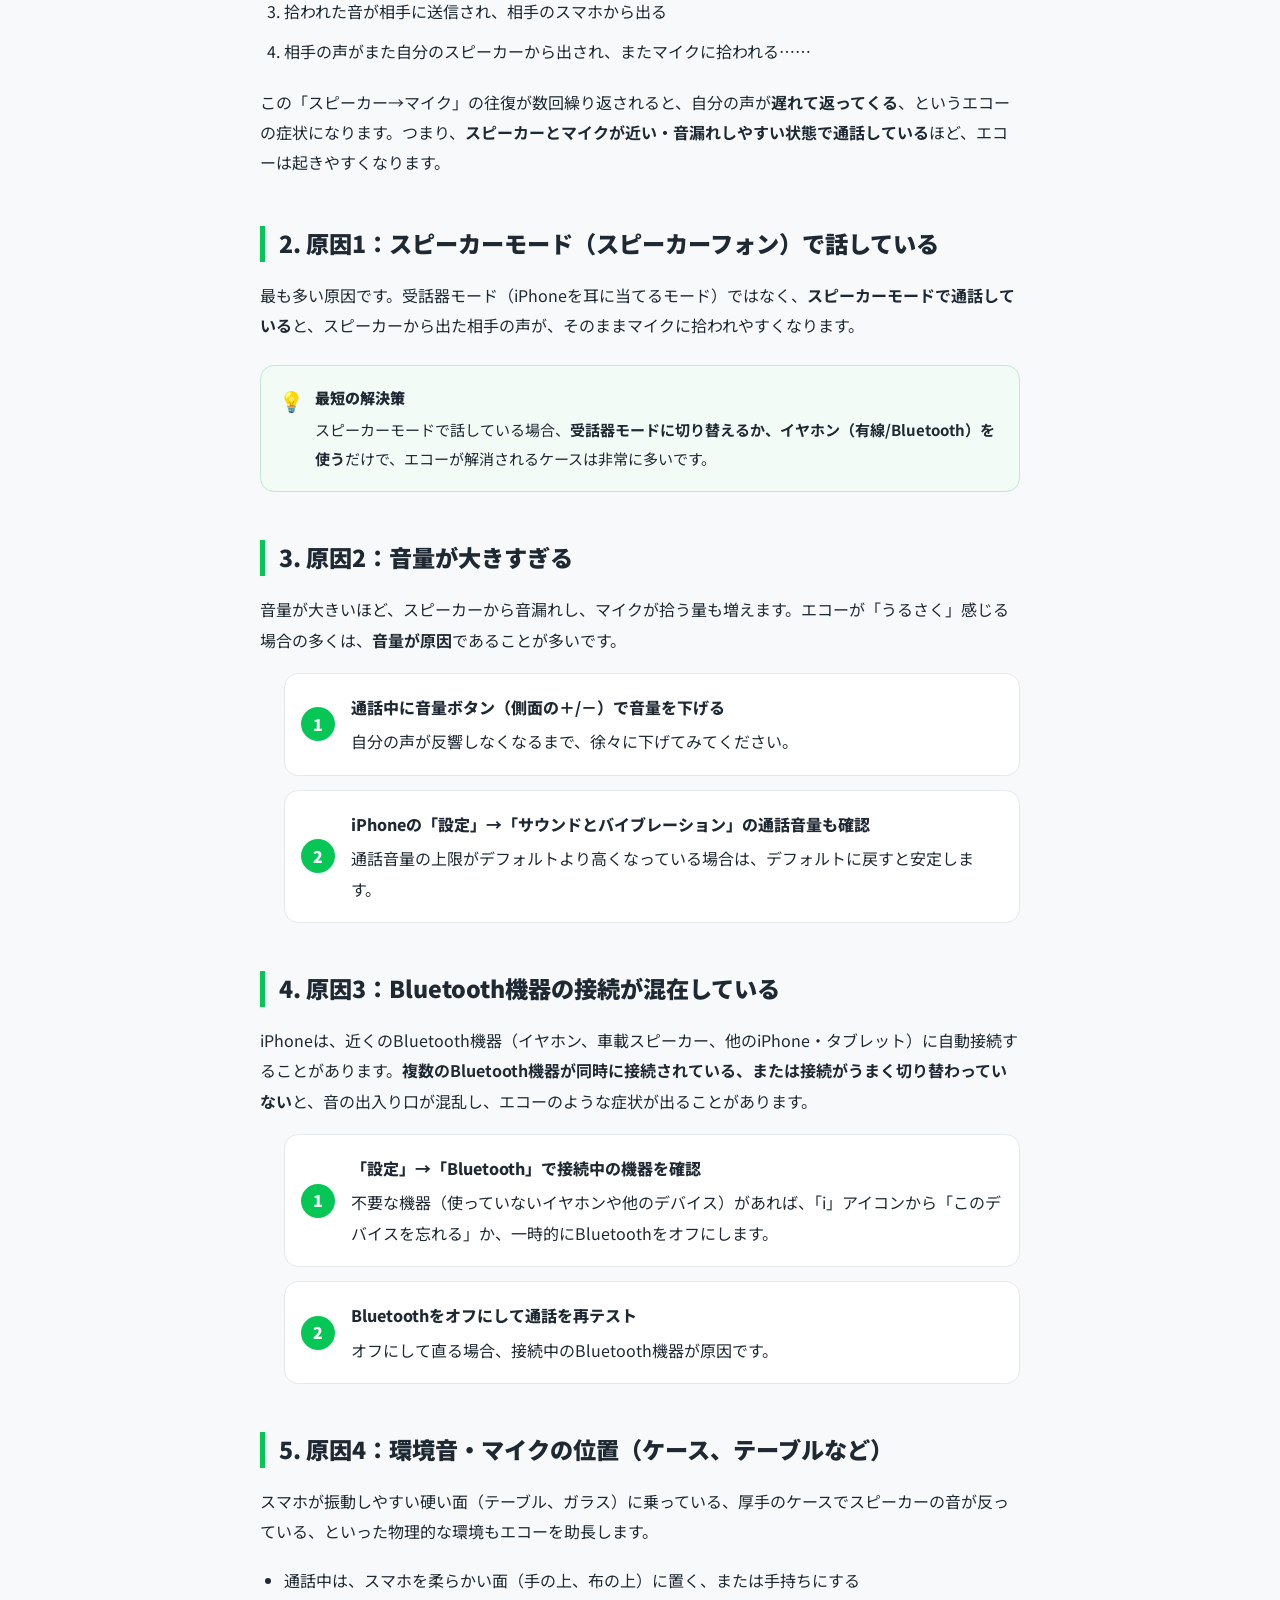
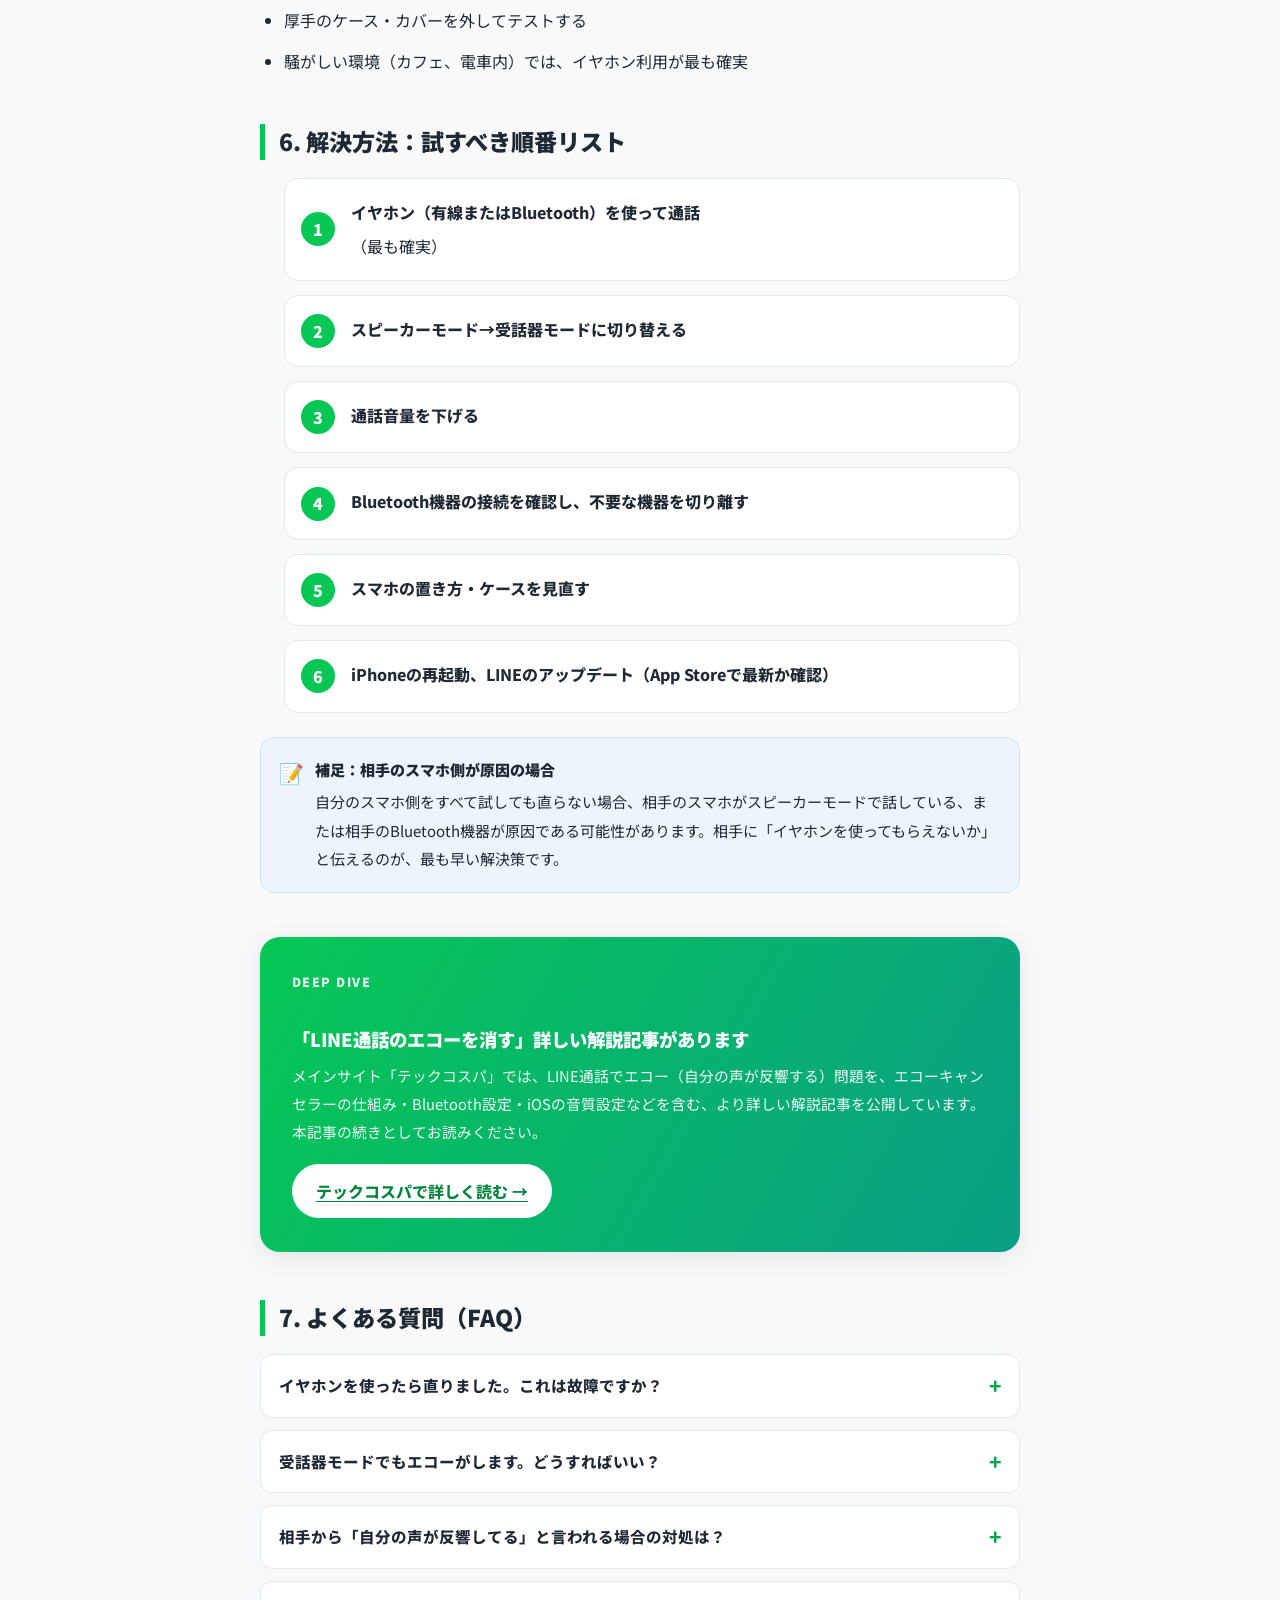
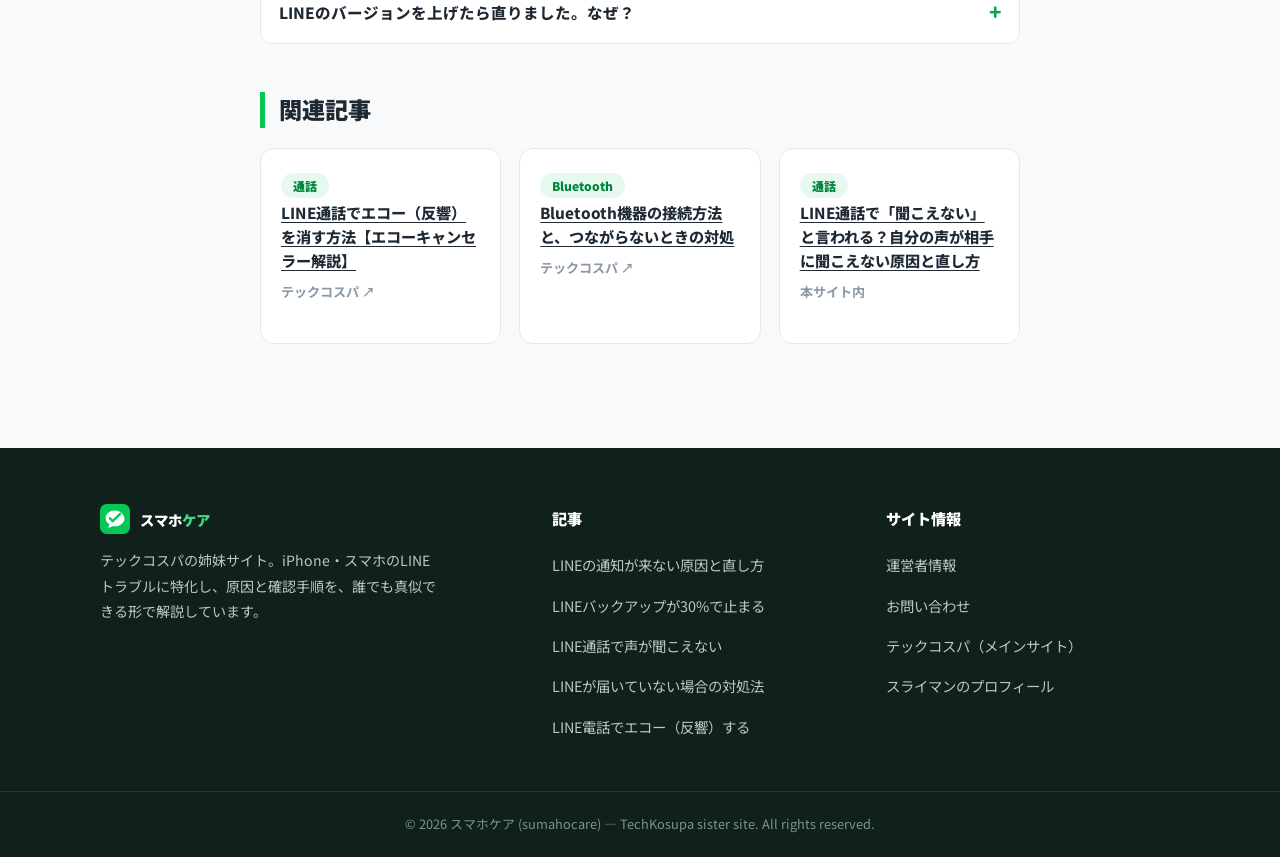
<file: articles/line-call-echo.html>
<!DOCTYPE html>
<html lang="ja">
<head>
  <meta charset="UTF-8">
  <meta name="viewport" content="width=device-width, initial-scale=1.0">
  <meta name="google-site-verification" content="AxP508XUdTfS3u-azYbc-wlClozxaHhvm2d45rFyWAY">
  <title>LINE電話で自分の声が反響する（エコー）原因と解決方法｜スマホケア</title>
  <meta name="description" content="LINE電話で自分の声が反響する（エコー）原因と解決方法。スピーカーから出た音がマイクに再録音される仕組みから、イヤホン利用・音量調整・Bluetooth接続の確認まで、実用的な直し方を解説します。">
  <link rel="icon" type="image/svg+xml" href="/favicon.svg">
  <link rel="canonical" href="https://sumahocare.pages.dev/articles/line-call-echo">
  <meta property="og:site_name" content="スマホケア">
  <meta property="og:type" content="article">
  <meta property="og:title" content="LINE電話で自分の声が反響する（エコー）原因と解決方法">
  <meta property="og:description" content="LINE電話で自分の声が反響する原因と解決方法を解説。">
  <meta property="og:url" content="https://sumahocare.pages.dev/articles/line-call-echo">
  <meta property="og:image" content="https://sumahocare.pages.dev/assets/img/art-echo.jpg">
  <meta property="og:locale" content="ja_JP">
  <link rel="preconnect" href="https://fonts.googleapis.com">
  <link rel="preconnect" href="https://fonts.gstatic.com" crossorigin>
  <link href="https://fonts.googleapis.com/css2?family=Noto+Sans+JP:wght@400;500;700;900&display=swap" rel="stylesheet">
  <link rel="stylesheet" href="/assets/css/style.css">
  <script type="application/ld+json">
  {
    "@context": "https://schema.org",
    "@type": "Article",
    "headline": "LINE電話で自分の声が反響する（エコー）原因と解決方法",
    "description": "LINE電話で自分の声が反響する原因と解決方法を解説。",
    "image": "https://sumahocare.pages.dev/assets/img/art-echo.jpg",
    "author": { "@type": "Person", "name": "スライマン", "url": "https://techkosupa.com/suraimanjp/" },
    "publisher": { "@type": "Organization", "name": "スマホケア", "logo": { "@type": "ImageObject", "url": "https://sumahocare.pages.dev/favicon.svg" } },
    "datePublished": "2026-09-06",
    "dateModified": "2026-09-06",
    "mainEntityOfPage": "https://sumahocare.pages.dev/articles/line-call-echo"
  }
  </script>
</head>
<body>

<header class="site-header">
  <div class="container header-inner">
    <a class="logo" href="/" aria-label="スマホケア ホーム">
      <svg width="34" height="34" viewBox="0 0 64 64" aria-hidden="true">
        <rect width="64" height="64" rx="14" fill="#06C755"/>
        <path d="M32 14c-11 0-20 7.2-20 16.1 0 5.4 3.1 10.2 7.9 13.2-.2 2-1 5.2-2.6 7.6 3.9-.6 8.2-2.6 10.4-4 1.3.3 2.7.5 4.3.5 11 0 20-7.2 20-16.1S43 14 32 14z" fill="#fff"/>
        <path d="M21 30.5l6.2 6.2L43 21" fill="none" stroke="#06C755" stroke-width="5" stroke-linecap="round" stroke-linejoin="round"/>
      </svg>
      <span>スマホ<span class="accent">ケア</span></span>
    </a>
    <button class="nav-toggle" aria-label="メニューを開く" aria-expanded="false"><span></span></button>
    <nav class="main-nav" aria-label="メインナビゲーション">
      <ul>
        <li><a href="/">ホーム</a></li>
        <li><a href="/#articles">記事一覧</a></li>
        <li><a href="/about">運営者情報</a></li>
        <li><a href="/contact">お問い合わせ</a></li>
      </ul>
    </nav>
  </div>
</header>

<main>
  <section class="article-hero">
    <div class="article-hero-inner">
      <nav class="breadcrumb" aria-label="パンくず">
        <a href="/">ホーム</a><span>›</span><a href="/#articles">記事一覧</a><span>›</span><span>LINE電話でエコーする</span>
      </nav>
      <span class="tag">通話</span>
      <h1 class="article-title">LINE電話で自分の声が反響する（エコー）原因と解決方法</h1>
      <div class="article-meta">
        <span class="author"><span class="avatar">SL</span>スライマン</span>
        <span>2026年9月6日 更新</span>
        <span>読了目安 約7分</span>
      </div>
    </div>
    <div class="article-hero-img">
      <img src="/assets/img/art-echo.jpg" alt="通話でエコー（反響）が発生している状況を表したイラスト">
    </div>
  </section>

  <article class="article-body">
    <p>LINE電話で話していると、<strong>自分の声が少し遅れて返ってくる（反響する）</strong>——そんな経験はありませんか。この現象は「エコー」と呼ばれ、多くの場合は<strong>スマホ側の音の出入り口の使い方</strong>で起きているため、設定を変えるだけで解消できます。この記事では、エコーの仕組みから、試すべき順番までを解説します。</p>

    <nav class="toc" aria-label="目次">
      <h2>目次</h2>
      <ol>
        <li><a href="#why">仕組み：エコーはどうして起きるのか</a></li>
        <li><a href="#cause1">原因1：スピーカーモード（スピーカーフォン）で話している</a></li>
        <li><a href="#cause2">原因2：音量が大きすぎる</a></li>
        <li><a href="#cause3">原因3：Bluetooth機器の接続が混在している</a></li>
        <li><a href="#cause4">原因4：環境音・マイクの位置（ケース、テーブルなど）</a></li>
        <li><a href="#fix">解決方法：試すべき順番リスト</a></li>
        <li><a href="#faq">よくある質問（FAQ）</a></li>
      </ol>
    </nav>

    <h2 id="why">1. 仕組み：エコーはどうして起きるのか</h2>
    <p>エコーが起きる原理はシンプルです。</p>
    <ol>
      <li>相手の声が、自分のスマホの<strong>スピーカー</strong>から出される</li>
      <li>その音が、再び自分のスマホの<strong>マイク</strong>に拾われる</li>
      <li>拾われた音が相手に送信され、相手のスマホから出る</li>
      <li>相手の声がまた自分のスピーカーから出され、またマイクに拾われる……</li>
    </ol>
    <p>この「スピーカー→マイク」の往復が数回繰り返されると、自分の声が<strong>遅れて返ってくる</strong>、というエコーの症状になります。つまり、<strong>スピーカーとマイクが近い・音漏れしやすい状態で通話している</strong>ほど、エコーは起きやすくなります。</p>

    <h2 id="cause1">2. 原因1：スピーカーモード（スピーカーフォン）で話している</h2>
    <p>最も多い原因です。受話器モード（iPhoneを耳に当てるモード）ではなく、<strong>スピーカーモードで通話している</strong>と、スピーカーから出た相手の声が、そのままマイクに拾われやすくなります。</p>
    <div class="callout tip">
      <span class="callout-title">最短の解決策</span>
      スピーカーモードで話している場合、<strong>受話器モードに切り替えるか、イヤホン（有線/Bluetooth）を使う</strong>だけで、エコーが解消されるケースは非常に多いです。
    </div>

    <h2 id="cause2">3. 原因2：音量が大きすぎる</h2>
    <p>音量が大きいほど、スピーカーから音漏れし、マイクが拾う量も増えます。エコーが「うるさく」感じる場合の多くは、<strong>音量が原因</strong>であることが多いです。</p>
    <ol class="steps">
      <li><span class="step-title">通話中に音量ボタン（側面の＋/－）で音量を下げる</span>自分の声が反響しなくなるまで、徐々に下げてみてください。</li>
      <li><span class="step-title">iPhoneの「設定」→「サウンドとバイブレーション」の通話音量も確認</span>通話音量の上限がデフォルトより高くなっている場合は、デフォルトに戻すと安定します。</li>
    </ol>

    <h2 id="cause3">4. 原因3：Bluetooth機器の接続が混在している</h2>
    <p>iPhoneは、近くのBluetooth機器（イヤホン、車載スピーカー、他のiPhone・タブレット）に自動接続することがあります。<strong>複数のBluetooth機器が同時に接続されている、または接続がうまく切り替わっていない</strong>と、音の出入り口が混乱し、エコーのような症状が出ることがあります。</p>
    <ol class="steps">
      <li><span class="step-title">「設定」→「Bluetooth」で接続中の機器を確認</span>不要な機器（使っていないイヤホンや他のデバイス）があれば、「i」アイコンから「このデバイスを忘れる」か、一時的にBluetoothをオフにします。</li>
      <li><span class="step-title">Bluetoothをオフにして通話を再テスト</span>オフにして直る場合、接続中のBluetooth機器が原因です。</li>
    </ol>

    <h2 id="cause4">5. 原因4：環境音・マイクの位置（ケース、テーブルなど）</h2>
    <p>スマホが振動しやすい硬い面（テーブル、ガラス）に乗っている、厚手のケースでスピーカーの音が反っている、といった物理的な環境もエコーを助長します。</p>
    <ul>
      <li>通話中は、スマホを柔らかい面（手の上、布の上）に置く、または手持ちにする</li>
      <li>厚手のケース・カバーを外してテストする</li>
      <li>騒がしい環境（カフェ、電車内）では、イヤホン利用が最も確実</li>
    </ul>

    <h2 id="fix">6. 解決方法：試すべき順番リスト</h2>
    <ol class="steps">
      <li><span class="step-title">イヤホン（有線またはBluetooth）を使って通話</span>（最も確実）</li>
      <li><span class="step-title">スピーカーモード→受話器モードに切り替える</span></li>
      <li><span class="step-title">通話音量を下げる</span></li>
      <li><span class="step-title">Bluetooth機器の接続を確認し、不要な機器を切り離す</span></li>
      <li><span class="step-title">スマホの置き方・ケースを見直す</span></li>
      <li><span class="step-title">iPhoneの再起動、LINEのアップデート（App Storeで最新か確認）</span></li>
    </ol>
    <div class="callout note">
      <span class="callout-title">補足：相手のスマホ側が原因の場合</span>
      自分のスマホ側をすべて試しても直らない場合、相手のスマホがスピーカーモードで話している、または相手のBluetooth機器が原因である可能性があります。相手に「イヤホンを使ってもらえないか」と伝えるのが、最も早い解決策です。
    </div>

    <div class="deep-dive">
      <p class="dd-eyebrow">DEEP DIVE</p>
      <h3>「LINE通話のエコーを消す」詳しい解説記事があります</h3>
      <p>メインサイト「テックコスパ」では、LINE通話でエコー（自分の声が反響する）問題を、エコーキャンセラーの仕組み・Bluetooth設定・iOSの音質設定などを含む、より詳しい解説記事を公開しています。本記事の続きとしてお読みください。</p>
      <a class="dd-btn" href="https://techkosupa.com/line-call-echo-canceller/" target="_blank" rel="noopener">テックコスパで詳しく読む →</a>
    </div>

    <h2 id="faq">7. よくある質問（FAQ）</h2>
    <div class="faq">
      <details>
        <summary>イヤホンを使ったら直りました。これは故障ですか？</summary>
        <div class="faq-a">イヤホンで直る場合、故障ではなく「スピーカーとマイクが近い状態（スピーカーモード、音量大）で通話していた」ことが原因です。イヤホンを使えばスピーカーとマイクが物理的に離れるため、エコーが起きにくくなります。</div>
      </details>
      <details>
        <summary>受話器モードでもエコーがします。どうすればいい？</summary>
        <div class="faq-a">受話器モードでもエコーする場合、Bluetooth機器の接続が混在している、またはスマホのケース・置き方が原因である可能性が高いです。Bluetoothをオフにしてテストし、ケースを外してテストしてみてください。</div>
      </details>
      <details>
        <summary>相手から「自分の声が反響してる」と言われる場合の対処は？</summary>
        <div class="faq-a">あなたのスマホ側の音の出入り口が原因である可能性が高いです。イヤホン利用、受話器モードへの切り替え、音量を下げる、の順番で試してください。直らない場合、相手に「スピーカーモードで話していないか」「イヤホンを使ってもらえないか」と聞いてみてください。</div>
      </details>
      <details>
        <summary>LINEのバージョンを上げたら直りました。なぜ？</summary>
        <div class="faq-a">LINEは定期的に音声処理（ノイズキャンセリング、エコー抑制）の改善を入れています。古いバージョンは新しいiOSとの互換性や、音声処理の精度が低いため、エコーが起きやすいです。App Storeで常に最新バージョンに保つのがおすすめです。</div>
      </details>
    </div>

    <h2>関連記事</h2>
    <div class="related-grid">
      <div class="related-card">
        <span class="tag">通話</span>
        <h4><a href="https://techkosupa.com/line-call-echo-canceller/" target="_blank" rel="noopener">LINE通話でエコー（反響）を消す方法【エコーキャンセラー解説】</a></h4>
        <p class="ext">テックコスパ ↗</p>
      </div>
      <div class="related-card">
        <span class="tag">Bluetooth</span>
        <h4><a href="https://techkosupa.com/how-to-connect-a-selfie-stick-to-bluetooth/" target="_blank" rel="noopener">Bluetooth機器の接続方法と、つながらないときの対処</a></h4>
        <p class="ext">テックコスパ ↗</p>
      </div>
      <div class="related-card">
        <span class="tag">通話</span>
        <h4><a href="/articles/line-call-cant-hear-my-voice-iphone">LINE通話で「聞こえない」と言われる？自分の声が相手に聞こえない原因と直し方</a></h4>
        <p class="ext">本サイト内</p>
      </div>
    </div>
  </article>
</main>

<footer class="site-footer">
  <div class="container">
    <div class="footer-grid">
      <div class="footer-brand">
        <a class="logo" href="/">
          <svg width="30" height="30" viewBox="0 0 64 64" aria-hidden="true">
            <rect width="64" height="64" rx="14" fill="#06C755"/>
            <path d="M32 14c-11 0-20 7.2-20 16.1 0 5.4 3.1 10.2 7.9 13.2-.2 2-1 5.2-2.6 7.6 3.9-.6 8.2-2.6 10.4-4 1.3.3 2.7.5 4.3.5 11 0 20-7.2 20-16.1S43 14 32 14z" fill="#fff"/>
            <path d="M21 30.5l6.2 6.2L43 21" fill="none" stroke="#06C755" stroke-width="5" stroke-linecap="round" stroke-linejoin="round"/>
          </svg>
          <span>スマホ<span class="accent" style="color:#3ddc84;">ケア</span></span>
        </a>
        <p>テックコスパの姉妹サイト。iPhone・スマホのLINEトラブルに特化し、原因と確認手順を、誰でも真似できる形で解説しています。</p>
      </div>
      <div>
        <h4>記事</h4>
        <ul>
          <li><a href="/articles/line-notification-not-coming-iphone-2026">LINEの通知が来ない原因と直し方</a></li>
          <li><a href="/articles/line-backup-stops-at-30-percent">LINEバックアップが30%で止まる</a></li>
          <li><a href="/articles/line-call-cant-hear-my-voice-iphone">LINE通話で声が聞こえない</a></li>
          <li><a href="/articles/line-message-not-delivered">LINEが届いていない場合の対処法</a></li>
          <li><a href="/articles/line-call-echo">LINE電話でエコー（反響）する</a></li>
        </ul>
      </div>
      <div>
        <h4>サイト情報</h4>
        <ul>
          <li><a href="/about">運営者情報</a></li>
          <li><a href="/contact">お問い合わせ</a></li>
          <li><a href="https://techkosupa.com/">テックコスパ（メインサイト）</a></li>
          <li><a href="https://techkosupa.com/suraimanjp/">スライマンのプロフィール</a></li>
        </ul>
      </div>
    </div>
  </div>
  <div class="footer-bottom">
    <div class="container">© <span data-year>2026</span> スマホケア (sumahocare) — TechKosupa sister site. All rights reserved.</div>
  </div>
</footer>

<button class="back-top" aria-label="ページ上部へ戻る">↑</button>
<script src="/assets/js/main.js"></script>
</body>
</html>
</file>
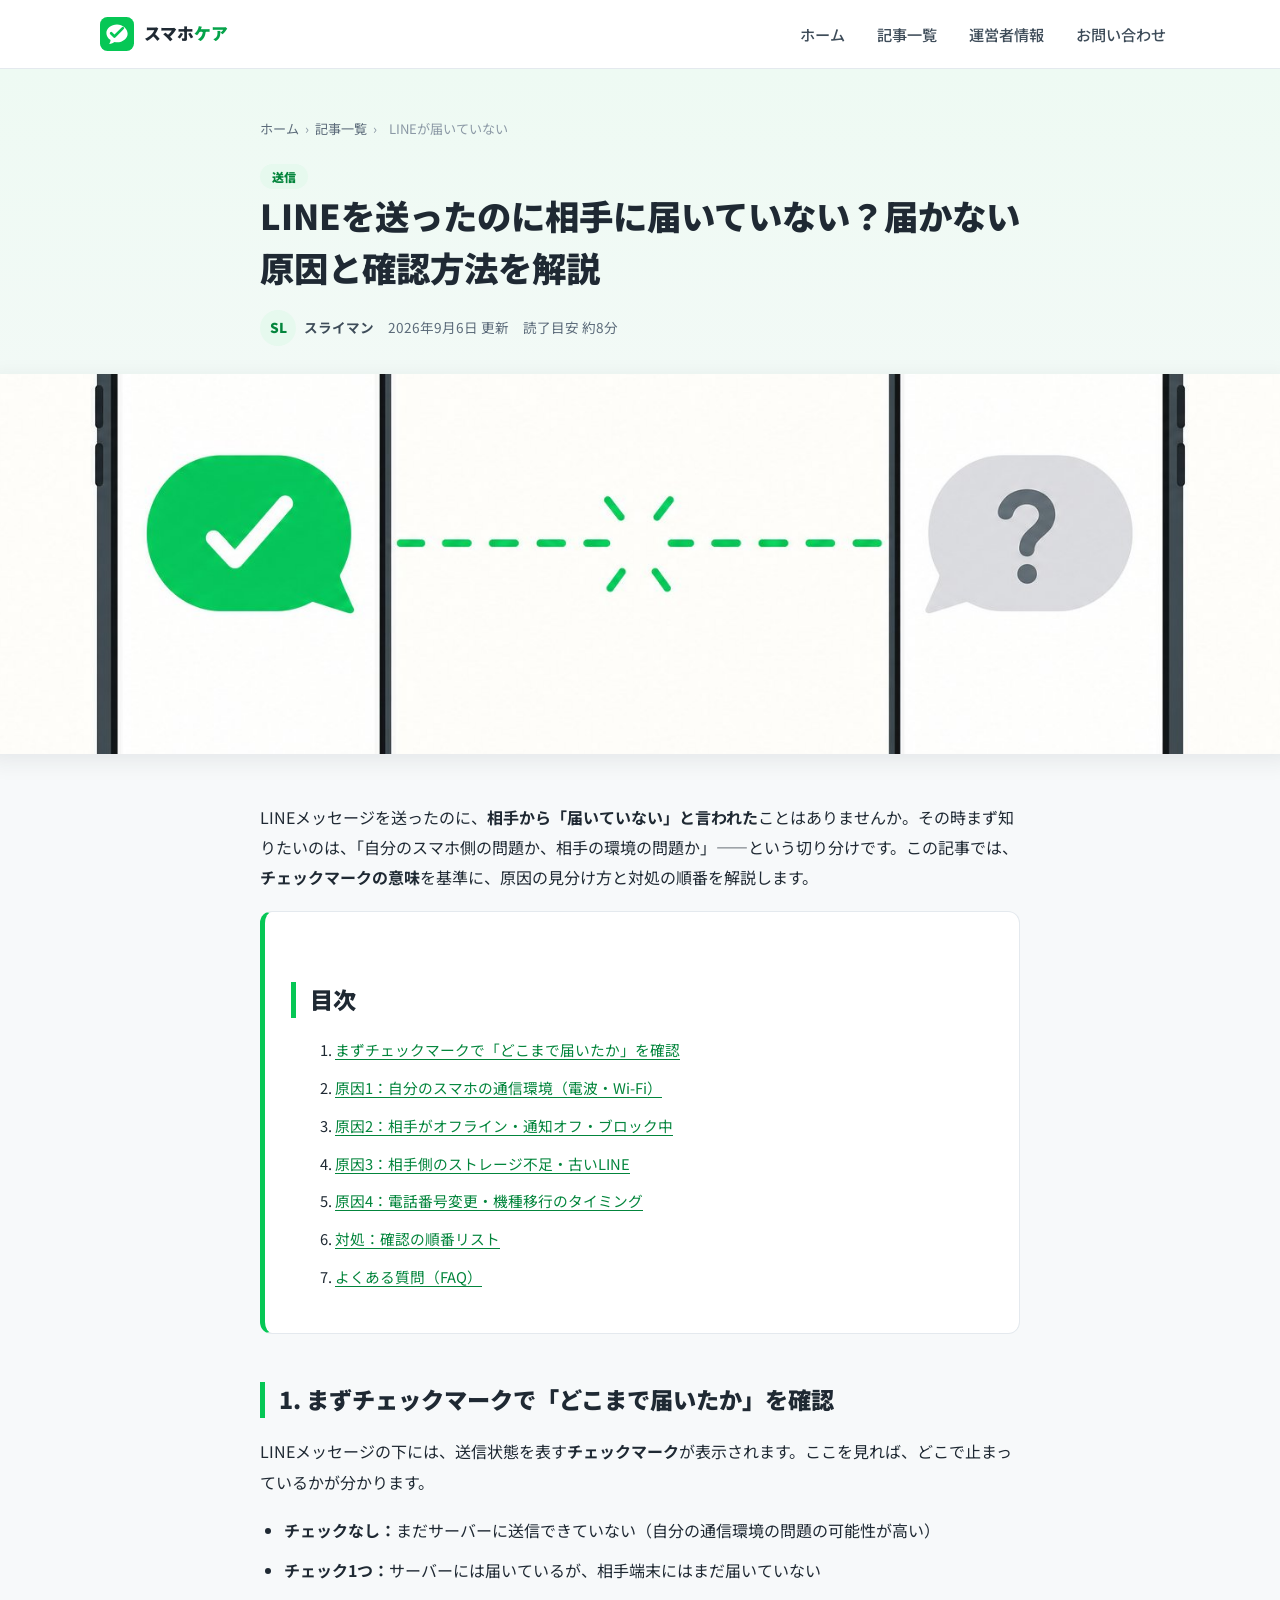
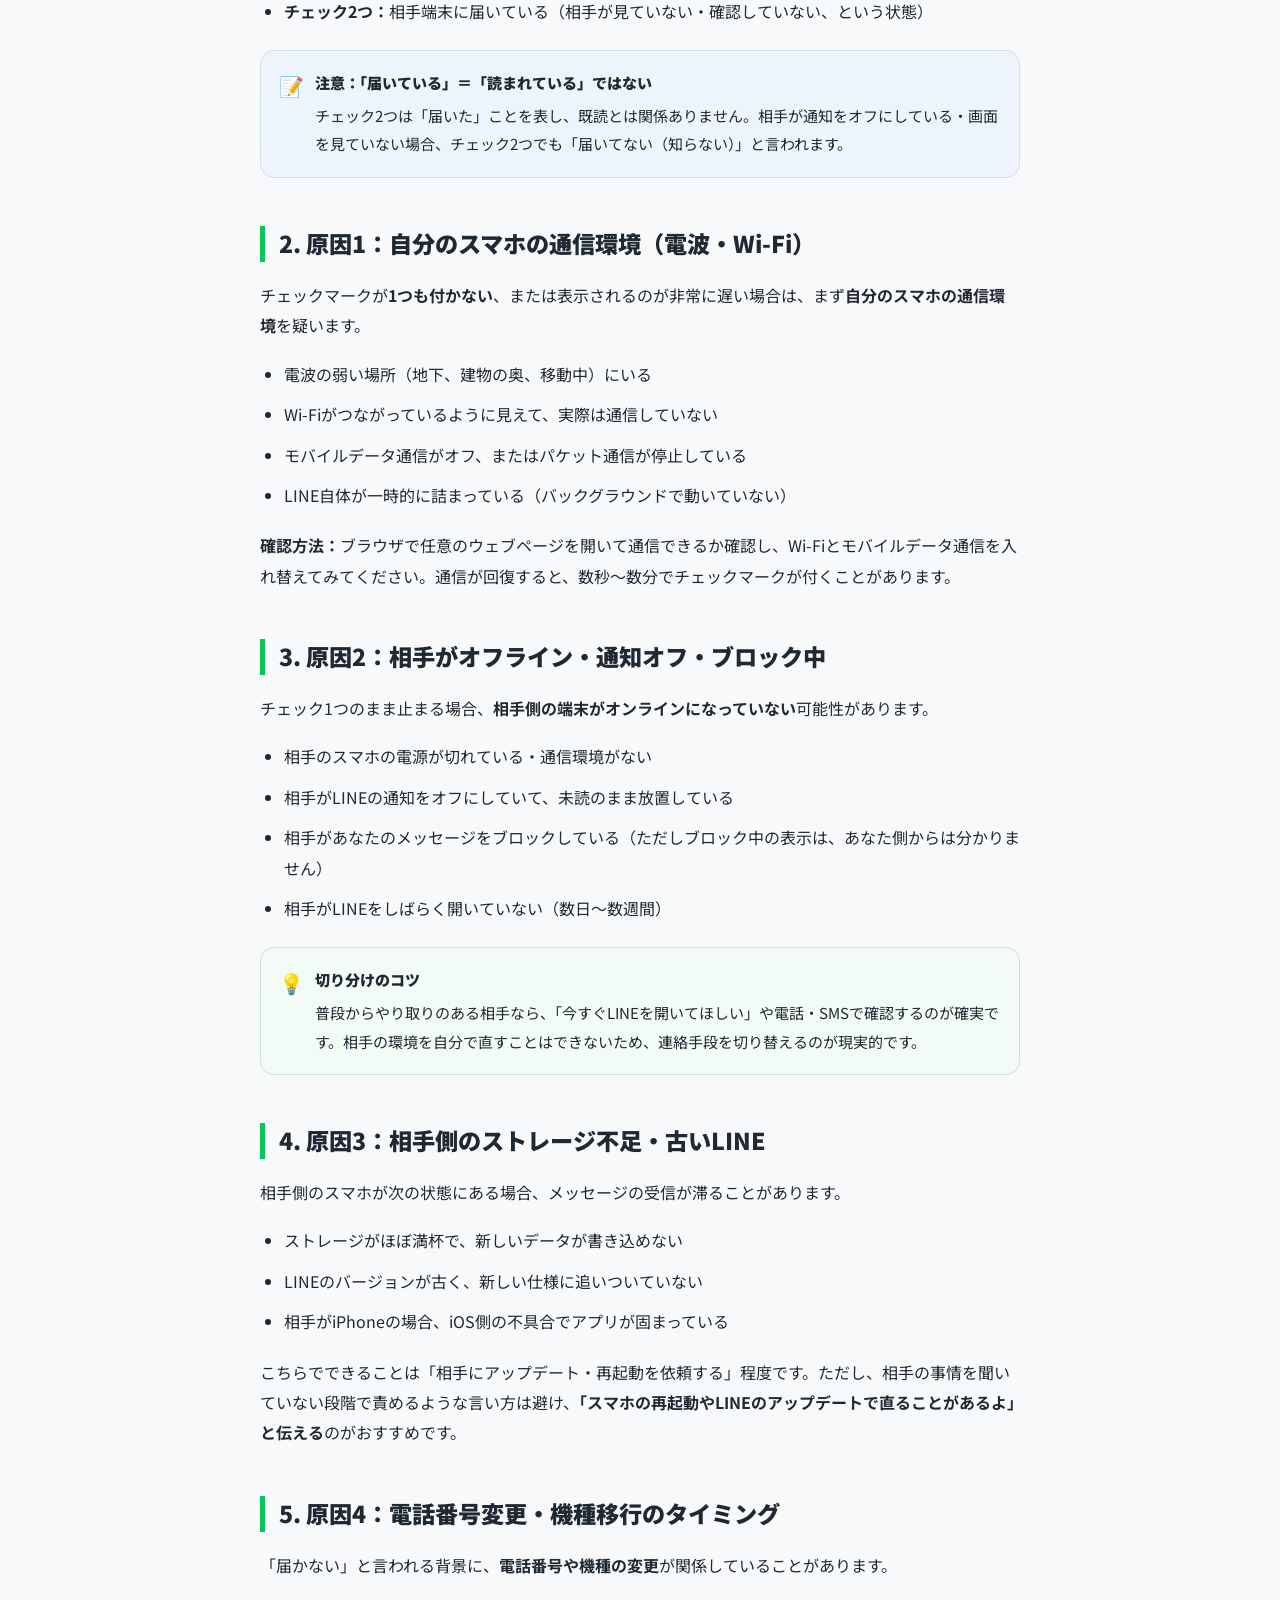
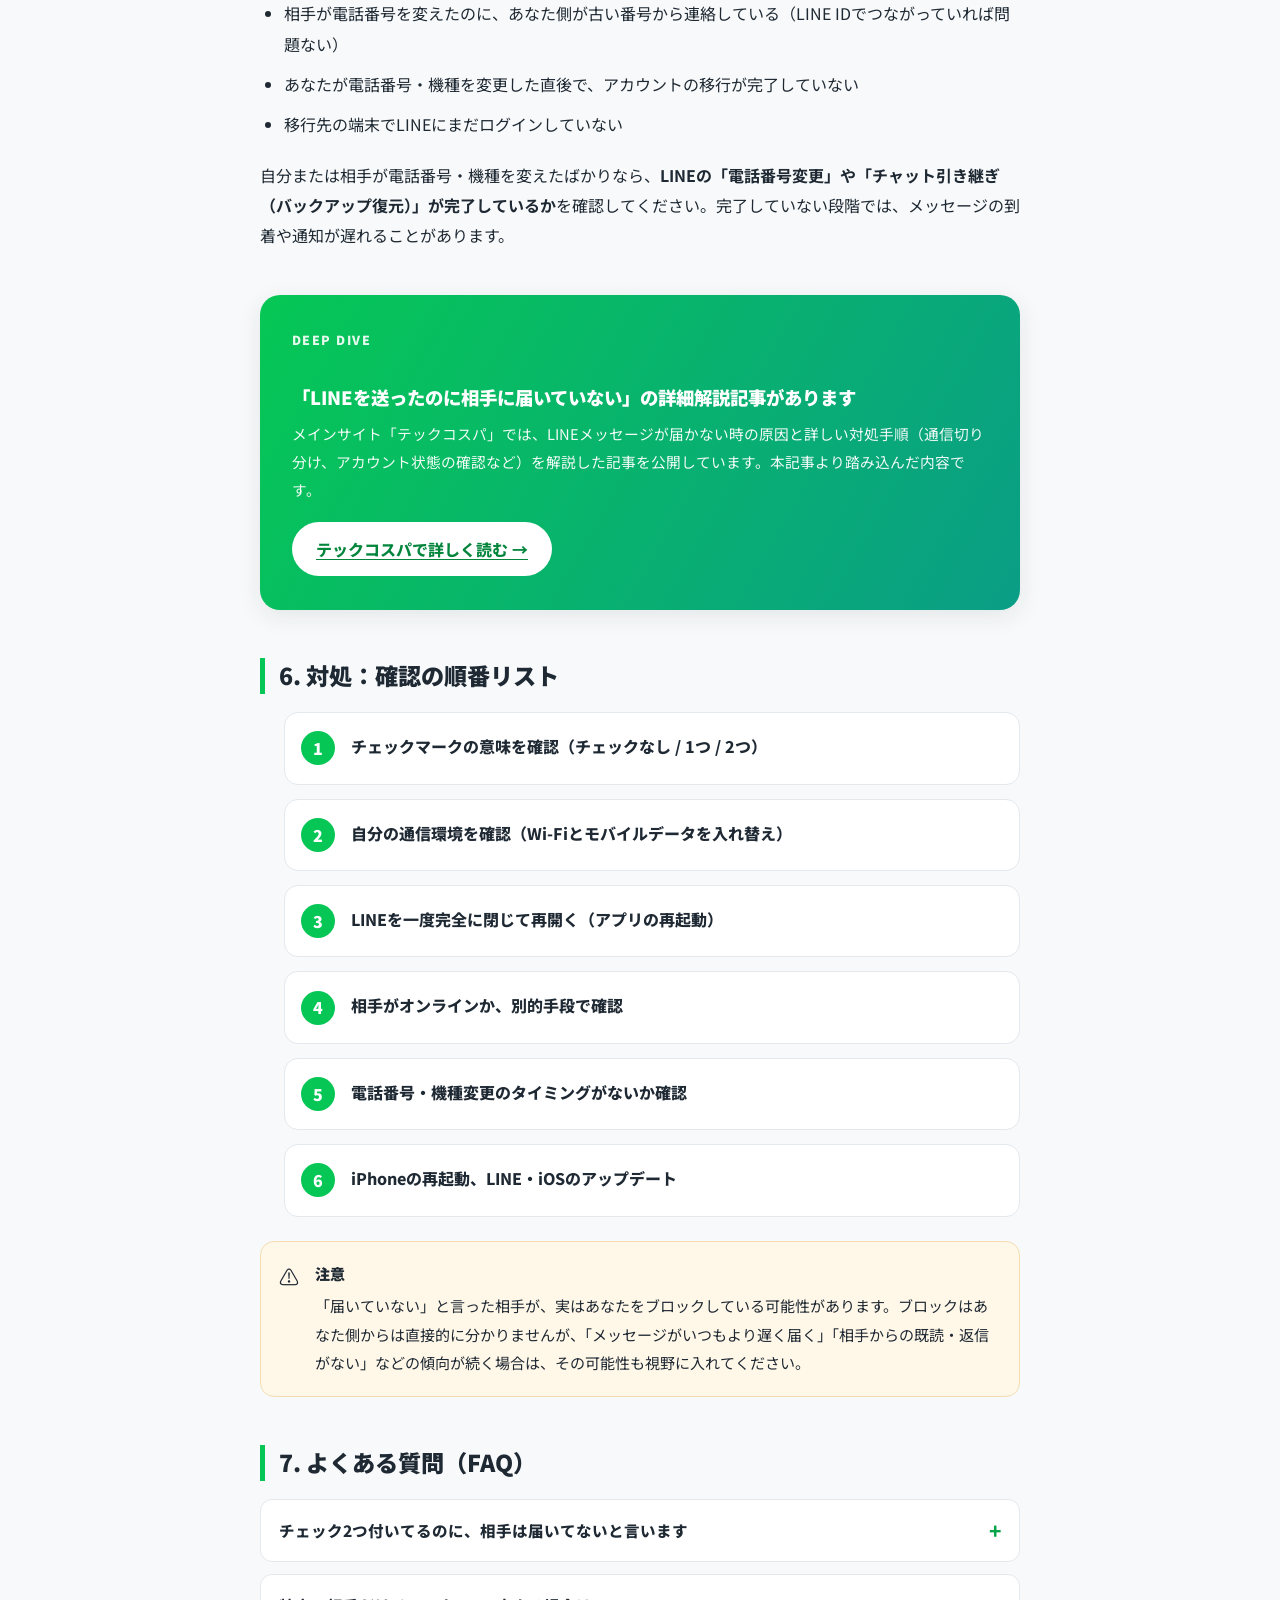
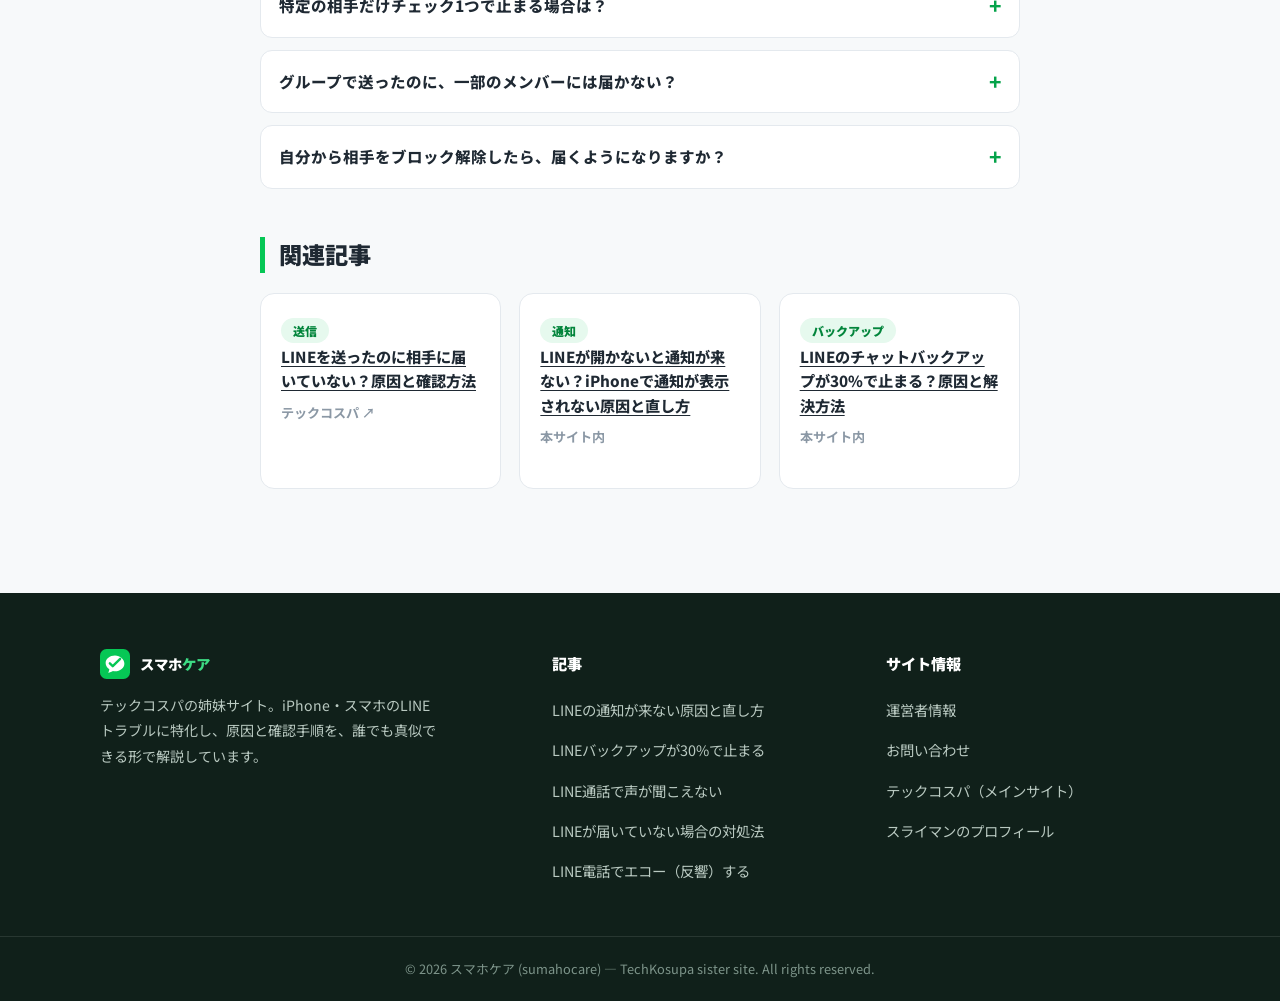
<file: articles/line-message-not-delivered.html>
<!DOCTYPE html>
<html lang="ja">
<head>
  <meta charset="UTF-8">
  <meta name="viewport" content="width=device-width, initial-scale=1.0">
  <meta name="google-site-verification" content="AxP508XUdTfS3u-azYbc-wlClozxaHhvm2d45rFyWAY">
  <title>LINEを送ったのに相手に届いていない？届かない原因と確認方法を解説｜スマホケア</title>
  <meta name="description" content="LINEを送ったのに相手に届いていない時の原因と確認方法。チェックマークの意味、自分の通信環境か相手側の問題かの見分け方、電話番号変更・移行時の注意点まで解説します。">
  <link rel="icon" type="image/svg+xml" href="/favicon.svg">
  <link rel="canonical" href="https://sumahocare.pages.dev/articles/line-message-not-delivered">
  <meta property="og:site_name" content="スマホケア">
  <meta property="og:type" content="article">
  <meta property="og:title" content="LINEを送ったのに相手に届いていない？届かない原因と確認方法を解説">
  <meta property="og:description" content="LINEが届いていない時の原因と確認方法を解説。">
  <meta property="og:url" content="https://sumahocare.pages.dev/articles/line-message-not-delivered">
  <meta property="og:image" content="https://sumahocare.pages.dev/assets/img/art-not-delivered.jpg">
  <meta property="og:locale" content="ja_JP">
  <link rel="preconnect" href="https://fonts.googleapis.com">
  <link rel="preconnect" href="https://fonts.gstatic.com" crossorigin>
  <link href="https://fonts.googleapis.com/css2?family=Noto+Sans+JP:wght@400;500;700;900&display=swap" rel="stylesheet">
  <link rel="stylesheet" href="/assets/css/style.css">
  <script type="application/ld+json">
  {
    "@context": "https://schema.org",
    "@type": "Article",
    "headline": "LINEを送ったのに相手に届いていない？届かない原因と確認方法を解説",
    "description": "LINEが届いていない時の原因と確認方法を解説。",
    "image": "https://sumahocare.pages.dev/assets/img/art-not-delivered.jpg",
    "author": { "@type": "Person", "name": "スライマン", "url": "https://techkosupa.com/suraimanjp/" },
    "publisher": { "@type": "Organization", "name": "スマホケア", "logo": { "@type": "ImageObject", "url": "https://sumahocare.pages.dev/favicon.svg" } },
    "datePublished": "2026-09-06",
    "dateModified": "2026-09-06",
    "mainEntityOfPage": "https://sumahocare.pages.dev/articles/line-message-not-delivered"
  }
  </script>
</head>
<body>

<header class="site-header">
  <div class="container header-inner">
    <a class="logo" href="/" aria-label="スマホケア ホーム">
      <svg width="34" height="34" viewBox="0 0 64 64" aria-hidden="true">
        <rect width="64" height="64" rx="14" fill="#06C755"/>
        <path d="M32 14c-11 0-20 7.2-20 16.1 0 5.4 3.1 10.2 7.9 13.2-.2 2-1 5.2-2.6 7.6 3.9-.6 8.2-2.6 10.4-4 1.3.3 2.7.5 4.3.5 11 0 20-7.2 20-16.1S43 14 32 14z" fill="#fff"/>
        <path d="M21 30.5l6.2 6.2L43 21" fill="none" stroke="#06C755" stroke-width="5" stroke-linecap="round" stroke-linejoin="round"/>
      </svg>
      <span>スマホ<span class="accent">ケア</span></span>
    </a>
    <button class="nav-toggle" aria-label="メニューを開く" aria-expanded="false"><span></span></button>
    <nav class="main-nav" aria-label="メインナビゲーション">
      <ul>
        <li><a href="/">ホーム</a></li>
        <li><a href="/#articles">記事一覧</a></li>
        <li><a href="/about">運営者情報</a></li>
        <li><a href="/contact">お問い合わせ</a></li>
      </ul>
    </nav>
  </div>
</header>

<main>
  <section class="article-hero">
    <div class="article-hero-inner">
      <nav class="breadcrumb" aria-label="パンくず">
        <a href="/">ホーム</a><span>›</span><a href="/#articles">記事一覧</a><span>›</span><span>LINEが届いていない</span>
      </nav>
      <span class="tag">送信</span>
      <h1 class="article-title">LINEを送ったのに相手に届いていない？届かない原因と確認方法を解説</h1>
      <div class="article-meta">
        <span class="author"><span class="avatar">SL</span>スライマン</span>
        <span>2026年9月6日 更新</span>
        <span>読了目安 約8分</span>
      </div>
    </div>
    <div class="article-hero-img">
      <img src="/assets/img/art-not-delivered.jpg" alt="メッセージが相手側に届いていない状況を表したイラスト">
    </div>
  </section>

  <article class="article-body">
    <p>LINEメッセージを送ったのに、<strong>相手から「届いていない」と言われた</strong>ことはありませんか。その時まず知りたいのは、「自分のスマホ側の問題か、相手の環境の問題か」——という切り分けです。この記事では、<strong>チェックマークの意味</strong>を基準に、原因の見分け方と対処の順番を解説します。</p>

    <nav class="toc" aria-label="目次">
      <h2>目次</h2>
      <ol>
        <li><a href="#check">まずチェックマークで「どこまで届いたか」を確認</a></li>
        <li><a href="#cause1">原因1：自分のスマホの通信環境（電波・Wi-Fi）</a></li>
        <li><a href="#cause2">原因2：相手がオフライン・通知オフ・ブロック中</a></li>
        <li><a href="#cause3">原因3：相手側のストレージ不足・古いLINE</a></li>
        <li><a href="#cause4">原因4：電話番号変更・機種移行のタイミング</a></li>
        <li><a href="#fix">対処：確認の順番リスト</a></li>
        <li><a href="#faq">よくある質問（FAQ）</a></li>
      </ol>
    </nav>

    <h2 id="check">1. まずチェックマークで「どこまで届いたか」を確認</h2>
    <p>LINEメッセージの下には、送信状態を表す<strong>チェックマーク</strong>が表示されます。ここを見れば、どこで止まっているかが分かります。</p>
    <ul>
      <li><strong>チェックなし：</strong>まだサーバーに送信できていない（自分の通信環境の問題の可能性が高い）</li>
      <li><strong>チェック1つ：</strong>サーバーには届いているが、相手端末にはまだ届いていない</li>
      <li><strong>チェック2つ：</strong>相手端末に届いている（相手が見ていない・確認していない、という状態）</li>
    </ul>
    <div class="callout note">
      <span class="callout-title">注意：「届いている」＝「読まれている」ではない</span>
      チェック2つは「届いた」ことを表し、既読とは関係ありません。相手が通知をオフにしている・画面を見ていない場合、チェック2つでも「届いてない（知らない）」と言われます。
    </div>

    <h2 id="cause1">2. 原因1：自分のスマホの通信環境（電波・Wi-Fi）</h2>
    <p>チェックマークが<strong>1つも付かない</strong>、または表示されるのが非常に遅い場合は、まず<strong>自分のスマホの通信環境</strong>を疑います。</p>
    <ul>
      <li>電波の弱い場所（地下、建物の奥、移動中）にいる</li>
      <li>Wi-Fiがつながっているように見えて、実際は通信していない</li>
      <li>モバイルデータ通信がオフ、またはパケット通信が停止している</li>
      <li>LINE自体が一時的に詰まっている（バックグラウンドで動いていない）</li>
    </ul>
    <p><strong>確認方法：</strong>ブラウザで任意のウェブページを開いて通信できるか確認し、Wi-Fiとモバイルデータ通信を入れ替えてみてください。通信が回復すると、数秒〜数分でチェックマークが付くことがあります。</p>

    <h2 id="cause2">3. 原因2：相手がオフライン・通知オフ・ブロック中</h2>
    <p>チェック1つのまま止まる場合、<strong>相手側の端末がオンラインになっていない</strong>可能性があります。</p>
    <ul>
      <li>相手のスマホの電源が切れている・通信環境がない</li>
      <li>相手がLINEの通知をオフにしていて、未読のまま放置している</li>
      <li>相手があなたのメッセージをブロックしている（ただしブロック中の表示は、あなた側からは分かりません）</li>
      <li>相手がLINEをしばらく開いていない（数日〜数週間）</li>
    </ul>
    <div class="callout tip">
      <span class="callout-title">切り分けのコツ</span>
      普段からやり取りのある相手なら、「今すぐLINEを開いてほしい」や電話・SMSで確認するのが確実です。相手の環境を自分で直すことはできないため、連絡手段を切り替えるのが現実的です。
    </div>

    <h2 id="cause3">4. 原因3：相手側のストレージ不足・古いLINE</h2>
    <p>相手側のスマホが次の状態にある場合、メッセージの受信が滞ることがあります。</p>
    <ul>
      <li>ストレージがほぼ満杯で、新しいデータが書き込めない</li>
      <li>LINEのバージョンが古く、新しい仕様に追いついていない</li>
      <li>相手がiPhoneの場合、iOS側の不具合でアプリが固まっている</li>
    </ul>
    <p>こちらでできることは「相手にアップデート・再起動を依頼する」程度です。ただし、相手の事情を聞いていない段階で責めるような言い方は避け、<strong>「スマホの再起動やLINEのアップデートで直ることがあるよ」と伝える</strong>のがおすすめです。</p>

    <h2 id="cause4">5. 原因4：電話番号変更・機種移行のタイミング</h2>
    <p>「届かない」と言われる背景に、<strong>電話番号や機種の変更</strong>が関係していることがあります。</p>
    <ul>
      <li>相手が電話番号を変えたのに、あなた側が古い番号から連絡している（LINE IDでつながっていれば問題ない）</li>
      <li>あなたが電話番号・機種を変更した直後で、アカウントの移行が完了していない</li>
      <li>移行先の端末でLINEにまだログインしていない</li>
    </ul>
    <p>自分または相手が電話番号・機種を変えたばかりなら、<strong>LINEの「電話番号変更」や「チャット引き継ぎ（バックアップ復元）」が完了しているか</strong>を確認してください。完了していない段階では、メッセージの到着や通知が遅れることがあります。</p>

    <div class="deep-dive">
      <p class="dd-eyebrow">DEEP DIVE</p>
      <h3>「LINEを送ったのに相手に届いていない」の詳細解説記事があります</h3>
      <p>メインサイト「テックコスパ」では、LINEメッセージが届かない時の原因と詳しい対処手順（通信切り分け、アカウント状態の確認など）を解説した記事を公開しています。本記事より踏み込んだ内容です。</p>
      <a class="dd-btn" href="https://techkosupa.com/i-sent-a-line-message-but-it-didnt-reach-the-recipient/" target="_blank" rel="noopener">テックコスパで詳しく読む →</a>
    </div>

    <h2 id="fix">6. 対処：確認の順番リスト</h2>
    <ol class="steps">
      <li><span class="step-title">チェックマークの意味を確認（チェックなし / 1つ / 2つ）</span></li>
      <li><span class="step-title">自分の通信環境を確認（Wi-Fiとモバイルデータを入れ替え）</span></li>
      <li><span class="step-title">LINEを一度完全に閉じて再開く（アプリの再起動）</span></li>
      <li><span class="step-title">相手がオンラインか、別的手段で確認</span></li>
      <li><span class="step-title">電話番号・機種変更のタイミングがないか確認</span></li>
      <li><span class="step-title">iPhoneの再起動、LINE・iOSのアップデート</span></li>
    </ol>

    <div class="callout warn">
      <span class="callout-title">注意</span>
      「届いていない」と言った相手が、実はあなたをブロックしている可能性があります。ブロックはあなた側からは直接的に分かりませんが、「メッセージがいつもより遅く届く」「相手からの既読・返信がない」などの傾向が続く場合は、その可能性も視野に入れてください。
    </div>

    <h2 id="faq">7. よくある質問（FAQ）</h2>
    <div class="faq">
      <details>
        <summary>チェック2つ付いてるのに、相手は届いてないと言います</summary>
        <div class="faq-a">チェック2つは「相手端末に届いた」ことを表します。相手が通知をオフにしている・LINEを開いていない・画面を見ていない場合、届いても気づいていないことがあります。別的手段（電話・SMSなど）で連絡するのが確実です。</div>
      </details>
      <details>
        <summary>特定の相手だけチェック1つで止まる場合は？</summary>
        <div class="faq-a">特定の相手だけ止まる場合、相手側の環境（オフライン、通知オフ、ストレージ不足、古いLINE）の問題である可能性が高いです。あなた側の設定で特定の相手だけ届かないということは、通常はありません。</div>
      </details>
      <details>
        <summary>グループで送ったのに、一部のメンバーには届かない？</summary>
        <div class="faq-a">グループでは各メンバーの端末に個別に配信されます。一部のメンバーが届かない場合、そのメンバー側のオフライン・通知設定の問題である可能性が高いです。あなた側で特定のメンバーだけ除外することは通常ありません。</div>
      </details>
      <details>
        <summary>自分から相手をブロック解除したら、届くようになりますか？</summary>
        <div class="faq-a">あなたが相手をブロックしている場合、あなたのメッセージは相手に届きません。ブロックを解除すると、その後のメッセージは通常通り届くようになります。ただし、相手側のブロックは、相手自身に解除してもらう必要があります。</div>
      </details>
    </div>

    <h2>関連記事</h2>
    <div class="related-grid">
      <div class="related-card">
        <span class="tag">送信</span>
        <h4><a href="https://techkosupa.com/i-sent-a-line-message-but-it-didnt-reach-the-recipient/" target="_blank" rel="noopener">LINEを送ったのに相手に届いていない？原因と確認方法</a></h4>
        <p class="ext">テックコスパ ↗</p>
      </div>
      <div class="related-card">
        <span class="tag">通知</span>
        <h4><a href="/articles/line-notification-not-coming-iphone-2026">LINEが開かないと通知が来ない？iPhoneで通知が表示されない原因と直し方</a></h4>
        <p class="ext">本サイト内</p>
      </div>
      <div class="related-card">
        <span class="tag">バックアップ</span>
        <h4><a href="/articles/line-backup-stops-at-30-percent">LINEのチャットバックアップが30%で止まる？原因と解決方法</a></h4>
        <p class="ext">本サイト内</p>
      </div>
    </div>
  </article>
</main>

<footer class="site-footer">
  <div class="container">
    <div class="footer-grid">
      <div class="footer-brand">
        <a class="logo" href="/">
          <svg width="30" height="30" viewBox="0 0 64 64" aria-hidden="true">
            <rect width="64" height="64" rx="14" fill="#06C755"/>
            <path d="M32 14c-11 0-20 7.2-20 16.1 0 5.4 3.1 10.2 7.9 13.2-.2 2-1 5.2-2.6 7.6 3.9-.6 8.2-2.6 10.4-4 1.3.3 2.7.5 4.3.5 11 0 20-7.2 20-16.1S43 14 32 14z" fill="#fff"/>
            <path d="M21 30.5l6.2 6.2L43 21" fill="none" stroke="#06C755" stroke-width="5" stroke-linecap="round" stroke-linejoin="round"/>
          </svg>
          <span>スマホ<span class="accent" style="color:#3ddc84;">ケア</span></span>
        </a>
        <p>テックコスパの姉妹サイト。iPhone・スマホのLINEトラブルに特化し、原因と確認手順を、誰でも真似できる形で解説しています。</p>
      </div>
      <div>
        <h4>記事</h4>
        <ul>
          <li><a href="/articles/line-notification-not-coming-iphone-2026">LINEの通知が来ない原因と直し方</a></li>
          <li><a href="/articles/line-backup-stops-at-30-percent">LINEバックアップが30%で止まる</a></li>
          <li><a href="/articles/line-call-cant-hear-my-voice-iphone">LINE通話で声が聞こえない</a></li>
          <li><a href="/articles/line-message-not-delivered">LINEが届いていない場合の対処法</a></li>
          <li><a href="/articles/line-call-echo">LINE電話でエコー（反響）する</a></li>
        </ul>
      </div>
      <div>
        <h4>サイト情報</h4>
        <ul>
          <li><a href="/about">運営者情報</a></li>
          <li><a href="/contact">お問い合わせ</a></li>
          <li><a href="https://techkosupa.com/">テックコスパ（メインサイト）</a></li>
          <li><a href="https://techkosupa.com/suraimanjp/">スライマンのプロフィール</a></li>
        </ul>
      </div>
    </div>
  </div>
  <div class="footer-bottom">
    <div class="container">© <span data-year>2026</span> スマホケア (sumahocare) — TechKosupa sister site. All rights reserved.</div>
  </div>
</footer>

<button class="back-top" aria-label="ページ上部へ戻る">↑</button>
<script src="/assets/js/main.js"></script>
</body>
</html>
</file>
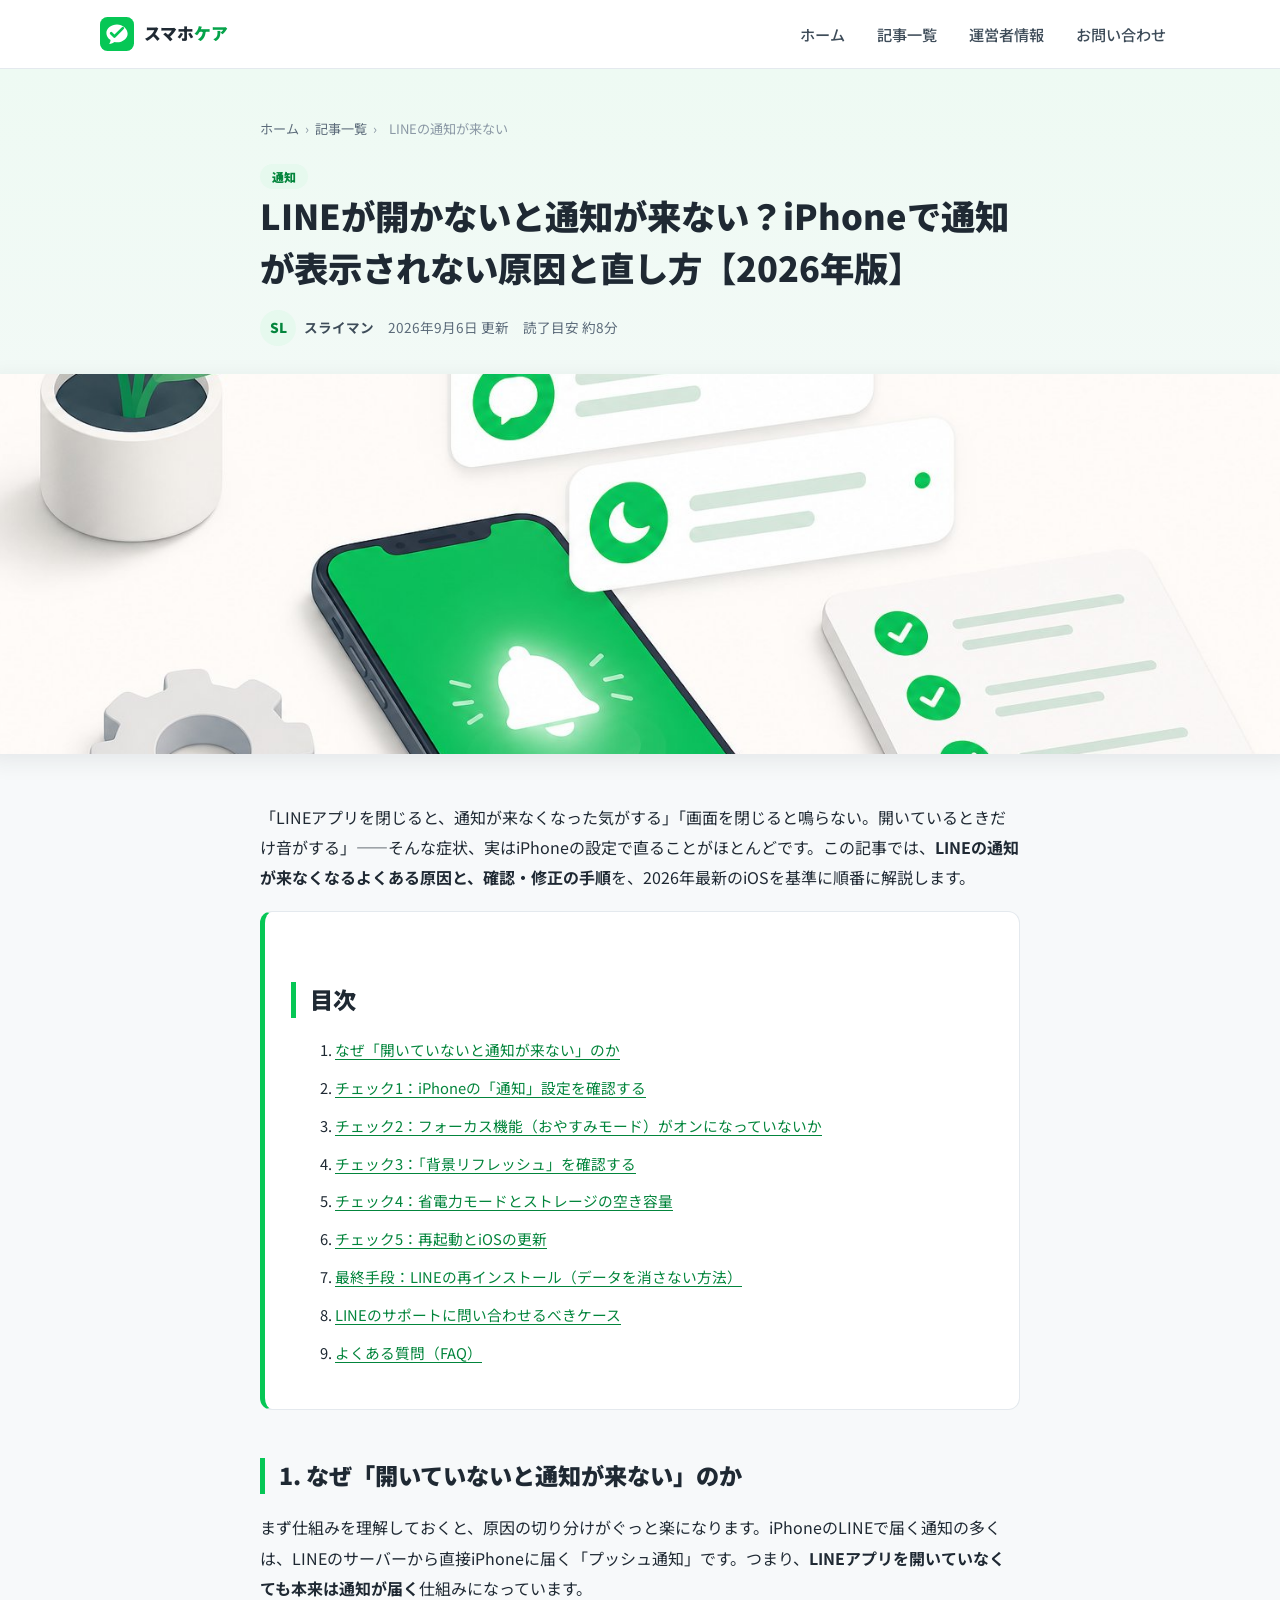
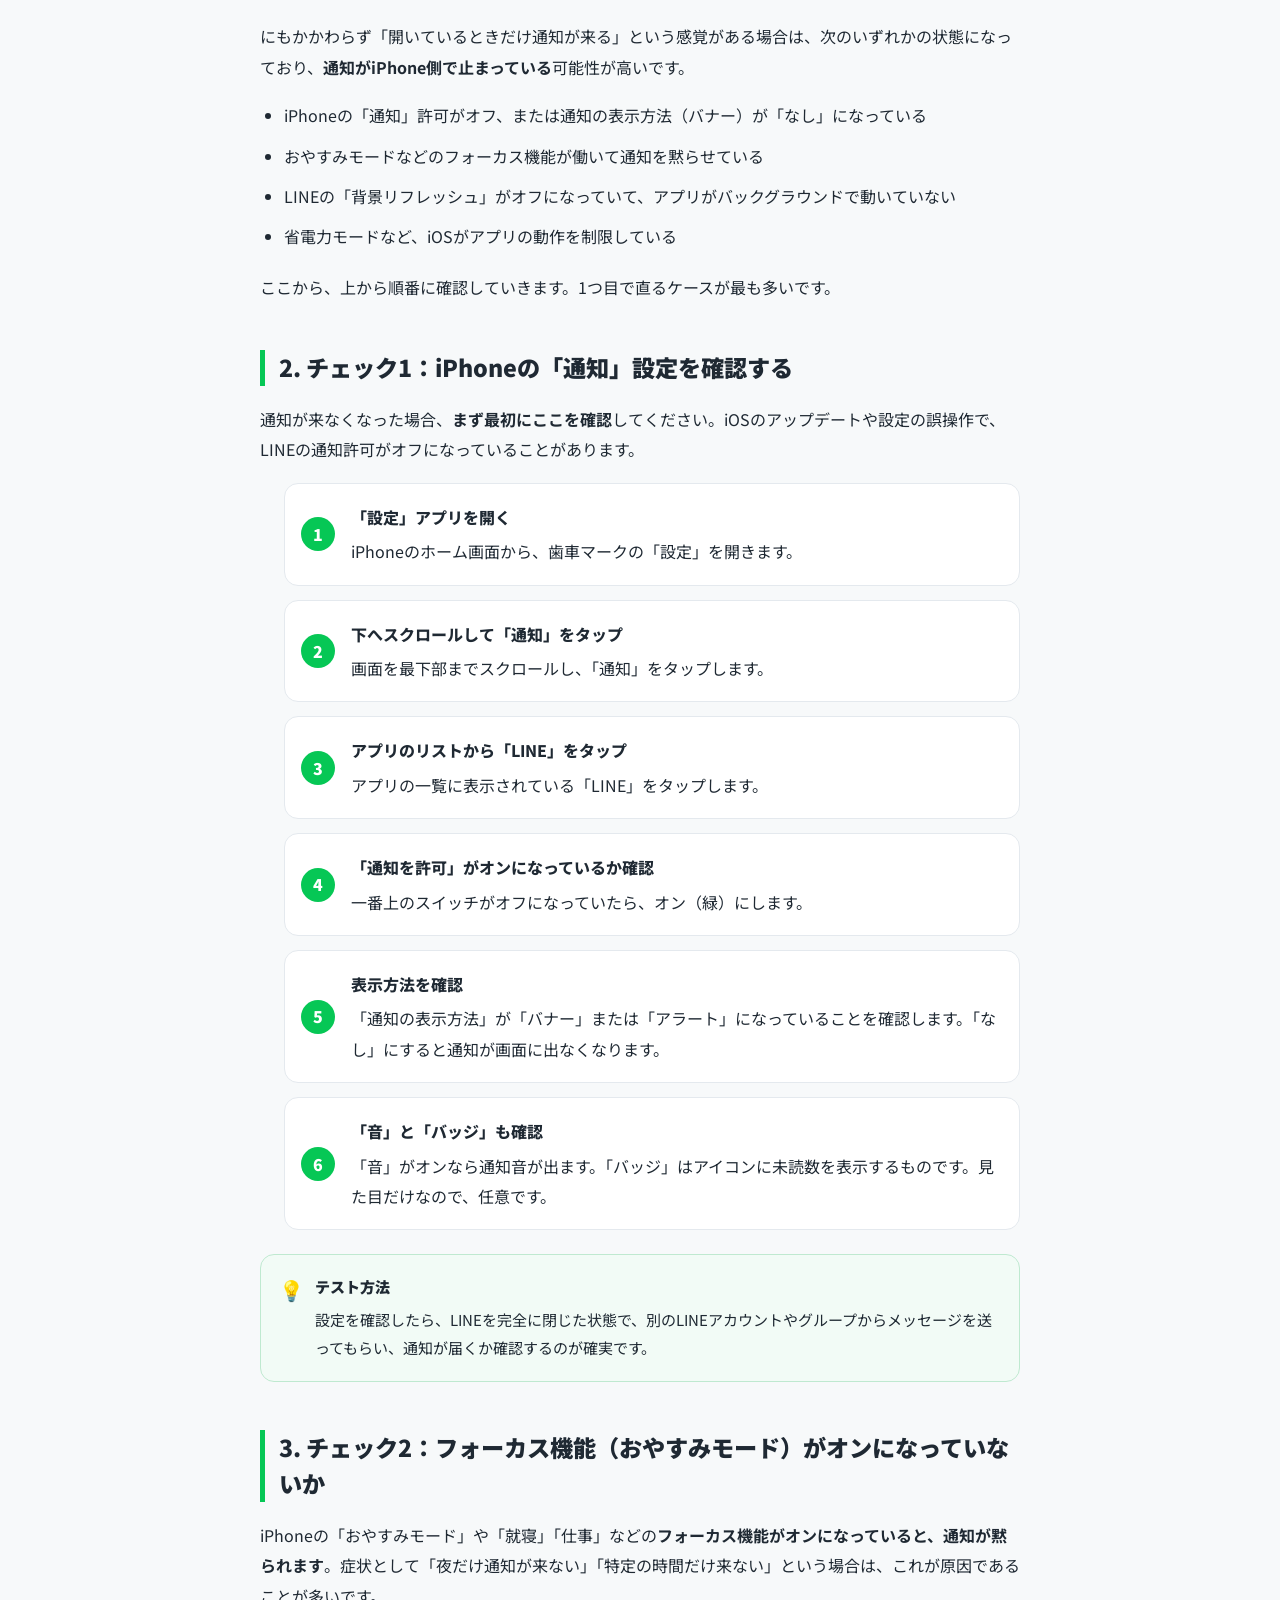
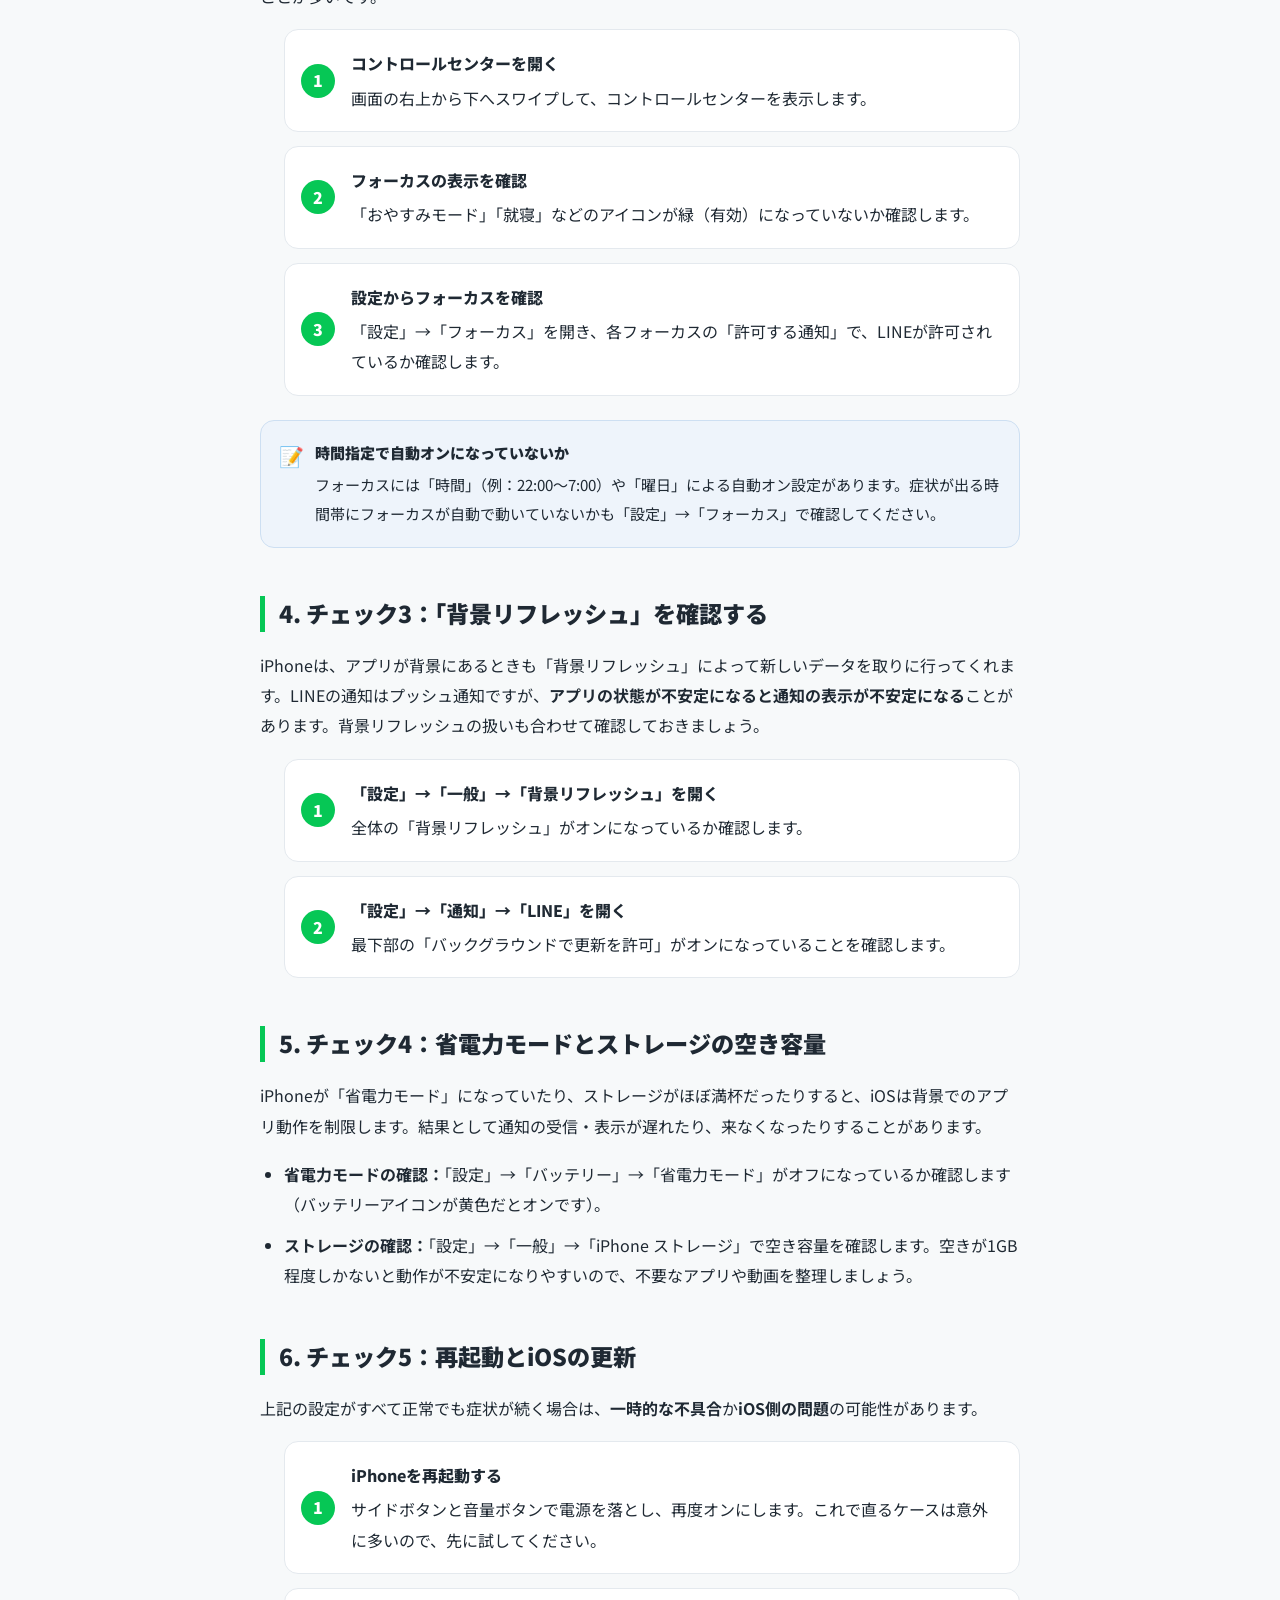
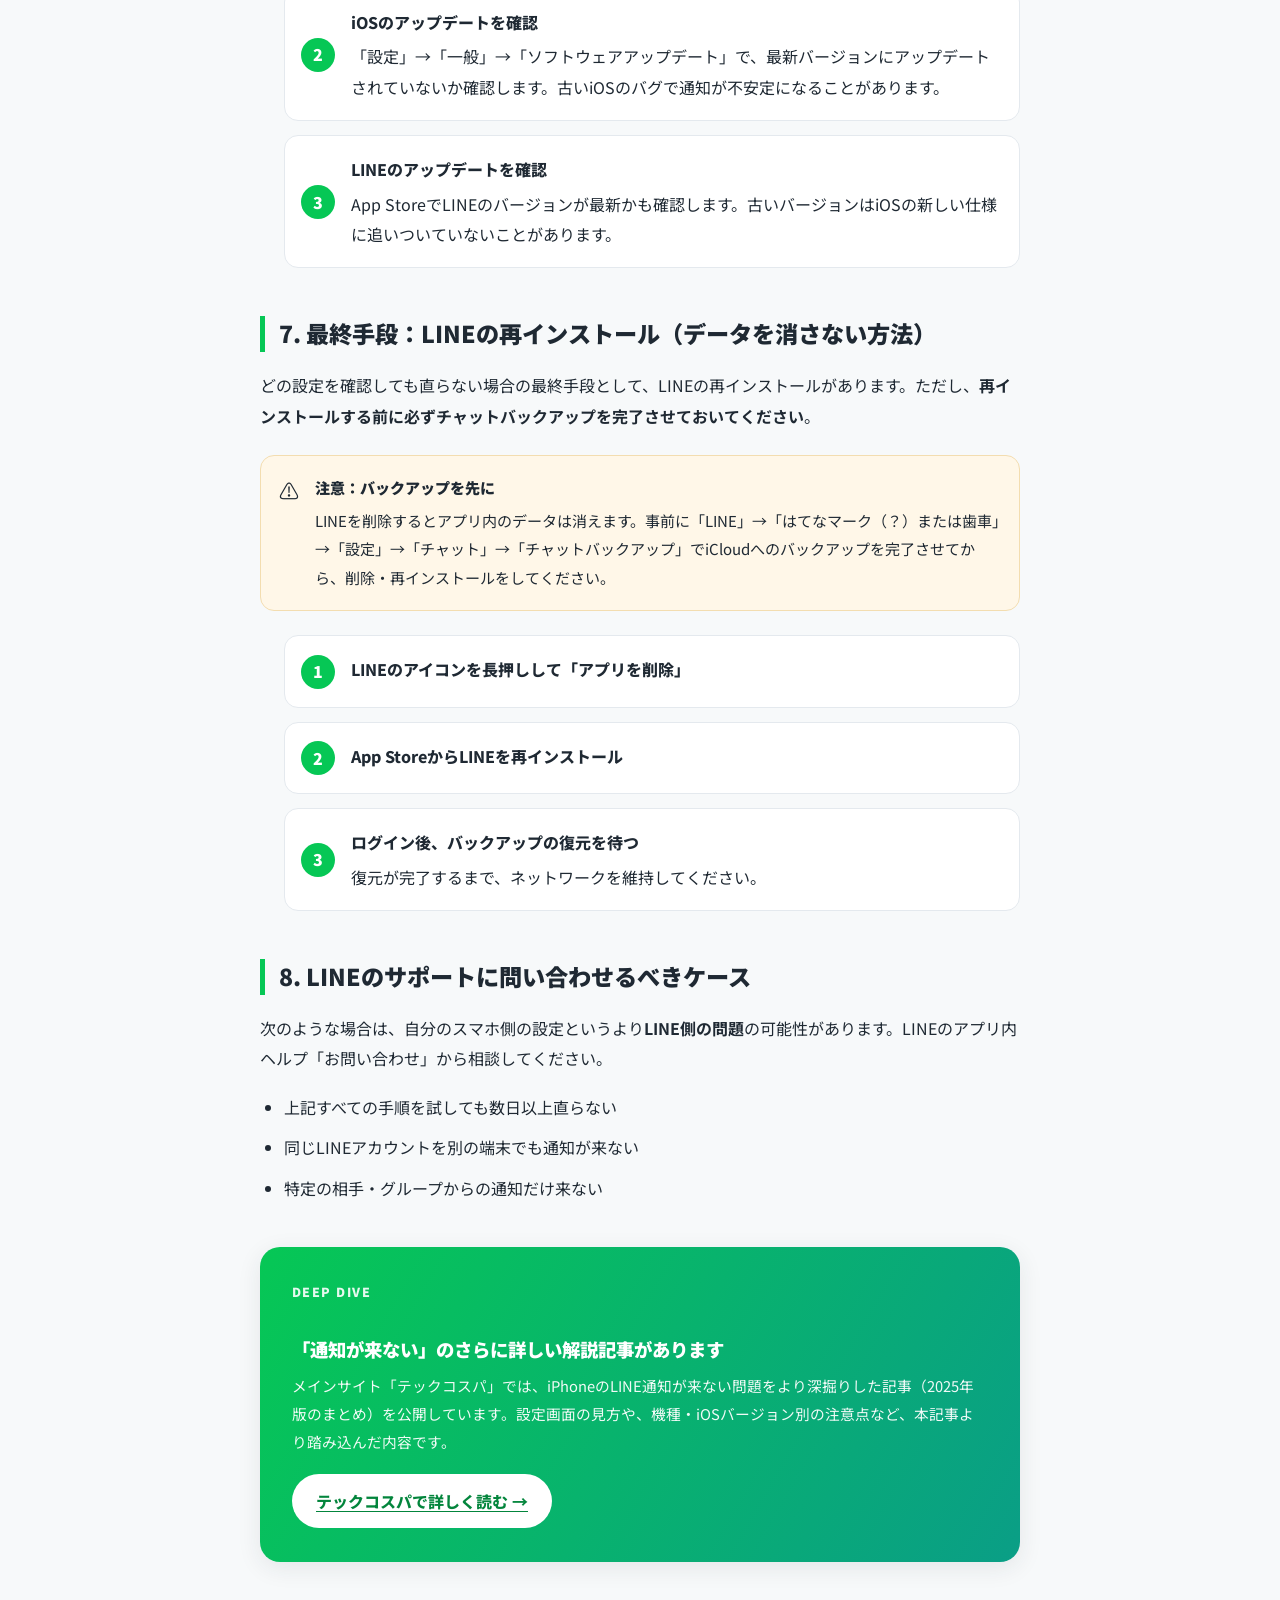
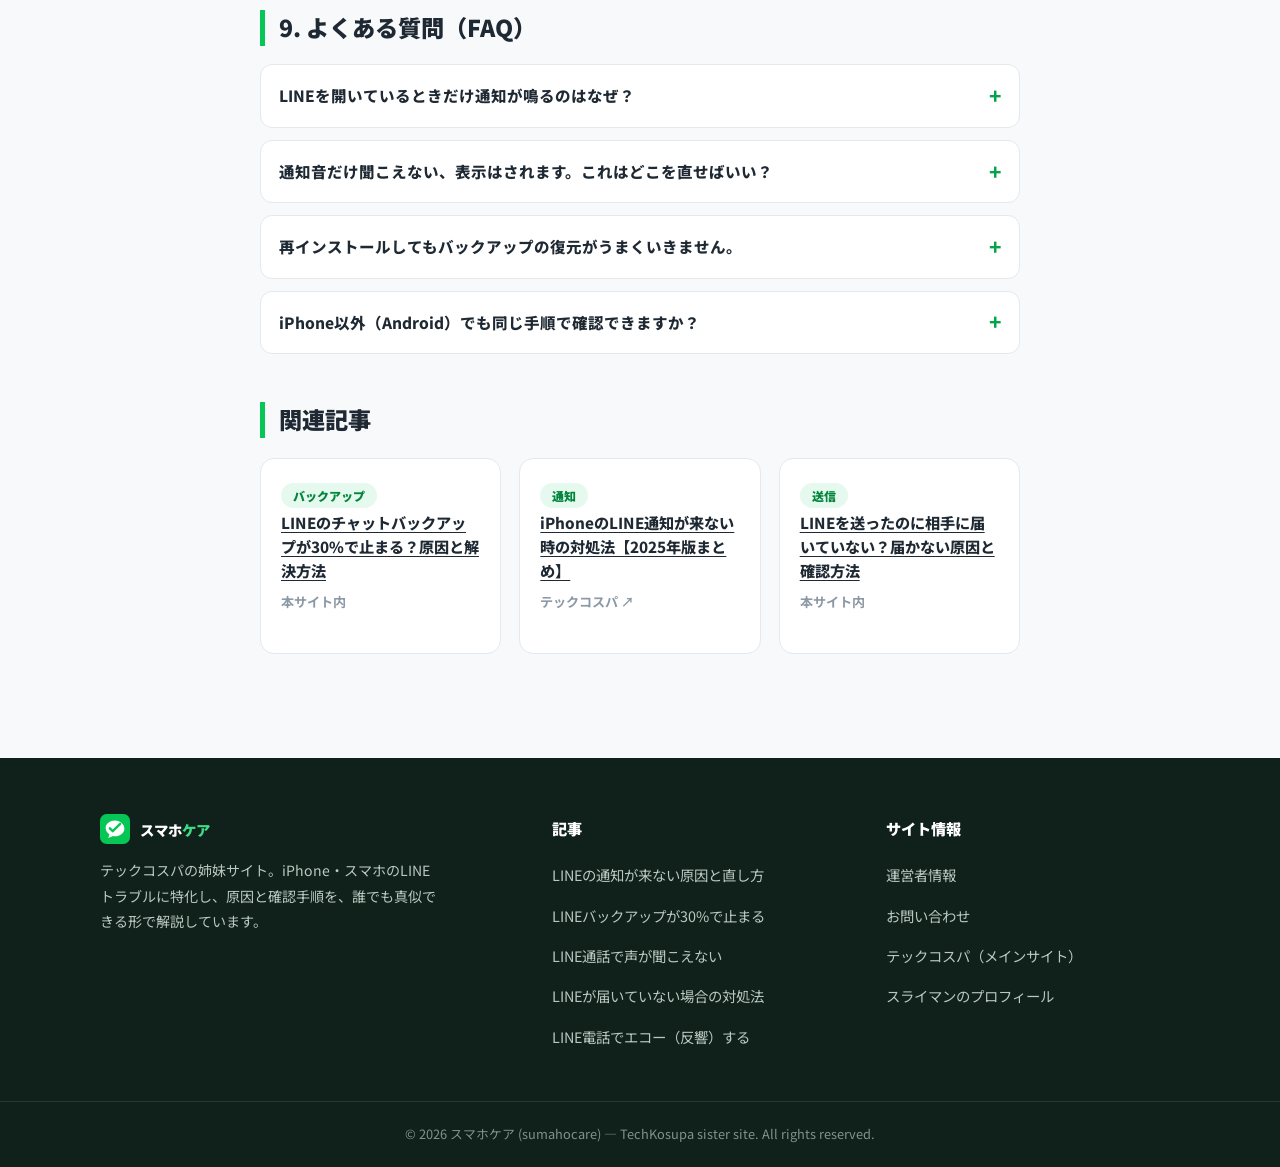
<file: articles/line-notification-not-coming-iphone-2026.html>
<!DOCTYPE html>
<html lang="ja">
<head>
  <meta charset="UTF-8">
  <meta name="viewport" content="width=device-width, initial-scale=1.0">
  <meta name="google-site-verification" content="AxP508XUdTfS3u-azYbc-wlClozxaHhvm2d45rFyWAY">
  <title>LINEが開かないと通知が来ない？iPhoneで通知が表示されない原因と直し方【2026年版】｜スマホケア</title>
  <meta name="description" content="LINEが開かないと通知が来ない、通知がiPhoneに表示されない時の原因と直し方。設定アプリの「通知」チェック、おやすみモード、背景リフレッシュなど、2026年最新iOS基準で順番に解説します。">
  <link rel="icon" type="image/svg+xml" href="/favicon.svg">
  <link rel="canonical" href="https://sumahocare.pages.dev/articles/line-notification-not-coming-iphone-2026">
  <meta property="og:site_name" content="スマホケア">
  <meta property="og:type" content="article">
  <meta property="og:title" content="LINEが開かないと通知が来ない？iPhoneで通知が表示されない原因と直し方【2026年版】">
  <meta property="og:description" content="LINEの通知が来なくなった原因と、iPhoneでの直し方を順番に解説。">
  <meta property="og:url" content="https://sumahocare.pages.dev/articles/line-notification-not-coming-iphone-2026">
  <meta property="og:image" content="https://sumahocare.pages.dev/assets/img/art-notifications.jpg">
  <meta property="og:locale" content="ja_JP">
  <link rel="preconnect" href="https://fonts.googleapis.com">
  <link rel="preconnect" href="https://fonts.gstatic.com" crossorigin>
  <link href="https://fonts.googleapis.com/css2?family=Noto+Sans+JP:wght@400;500;700;900&display=swap" rel="stylesheet">
  <link rel="stylesheet" href="/assets/css/style.css">
  <script type="application/ld+json">
  {
    "@context": "https://schema.org",
    "@type": "Article",
    "headline": "LINEが開かないと通知が来ない？iPhoneで通知が表示されない原因と直し方【2026年版】",
    "description": "LINEの通知が来なくなった原因と、iPhoneでの直し方を順番に解説。",
    "image": "https://sumahocare.pages.dev/assets/img/art-notifications.jpg",
    "author": { "@type": "Person", "name": "スライマン", "url": "https://techkosupa.com/suraimanjp/" },
    "publisher": { "@type": "Organization", "name": "スマホケア", "logo": { "@type": "ImageObject", "url": "https://sumahocare.pages.dev/favicon.svg" } },
    "datePublished": "2026-09-06",
    "dateModified": "2026-09-06",
    "mainEntityOfPage": "https://sumahocare.pages.dev/articles/line-notification-not-coming-iphone-2026"
  }
  </script>
</head>
<body>

<header class="site-header">
  <div class="container header-inner">
    <a class="logo" href="/" aria-label="スマホケア ホーム">
      <svg width="34" height="34" viewBox="0 0 64 64" aria-hidden="true">
        <rect width="64" height="64" rx="14" fill="#06C755"/>
        <path d="M32 14c-11 0-20 7.2-20 16.1 0 5.4 3.1 10.2 7.9 13.2-.2 2-1 5.2-2.6 7.6 3.9-.6 8.2-2.6 10.4-4 1.3.3 2.7.5 4.3.5 11 0 20-7.2 20-16.1S43 14 32 14z" fill="#fff"/>
        <path d="M21 30.5l6.2 6.2L43 21" fill="none" stroke="#06C755" stroke-width="5" stroke-linecap="round" stroke-linejoin="round"/>
      </svg>
      <span>スマホ<span class="accent">ケア</span></span>
    </a>
    <button class="nav-toggle" aria-label="メニューを開く" aria-expanded="false"><span></span></button>
    <nav class="main-nav" aria-label="メインナビゲーション">
      <ul>
        <li><a href="/">ホーム</a></li>
        <li><a href="/#articles">記事一覧</a></li>
        <li><a href="/about">運営者情報</a></li>
        <li><a href="/contact">お問い合わせ</a></li>
      </ul>
    </nav>
  </div>
</header>

<main>
  <section class="article-hero">
    <div class="article-hero-inner">
      <nav class="breadcrumb" aria-label="パンくず">
        <a href="/">ホーム</a><span>›</span><a href="/#articles">記事一覧</a><span>›</span><span>LINEの通知が来ない</span>
      </nav>
      <span class="tag">通知</span>
      <h1 class="article-title">LINEが開かないと通知が来ない？iPhoneで通知が表示されない原因と直し方【2026年版】</h1>
      <div class="article-meta">
        <span class="author"><span class="avatar">SL</span>スライマン</span>
        <span>2026年9月6日 更新</span>
        <span>読了目安 約8分</span>
      </div>
    </div>
    <div class="article-hero-img">
      <img src="/assets/img/art-notifications.jpg" alt="スマホの通知と設定を表したイラスト">
    </div>
  </section>

  <article class="article-body">
    <p>「LINEアプリを閉じると、通知が来なくなった気がする」「画面を閉じると鳴らない。開いているときだけ音がする」——そんな症状、実はiPhoneの設定で直ることがほとんどです。この記事では、<strong>LINEの通知が来なくなるよくある原因と、確認・修正の手順</strong>を、2026年最新のiOSを基準に順番に解説します。</p>

    <nav class="toc" aria-label="目次">
      <h2>目次</h2>
      <ol>
        <li><a href="#why">なぜ「開いていないと通知が来ない」のか</a></li>
        <li><a href="#check1">チェック1：iPhoneの「通知」設定を確認する</a></li>
        <li><a href="#check2">チェック2：フォーカス機能（おやすみモード）がオンになっていないか</a></li>
        <li><a href="#check3">チェック3：「背景リフレッシュ」を確認する</a></li>
        <li><a href="#check4">チェック4：省電力モードとストレージの空き容量</a></li>
        <li><a href="#check5">チェック5：再起動とiOSの更新</a></li>
        <li><a href="#check6">最終手段：LINEの再インストール（データを消さない方法）</a></li>
        <li><a href="#support">LINEのサポートに問い合わせるべきケース</a></li>
        <li><a href="#faq">よくある質問（FAQ）</a></li>
      </ol>
    </nav>

    <h2 id="why">1. なぜ「開いていないと通知が来ない」のか</h2>
    <p>まず仕組みを理解しておくと、原因の切り分けがぐっと楽になります。iPhoneのLINEで届く通知の多くは、LINEのサーバーから直接iPhoneに届く「プッシュ通知」です。つまり、<strong>LINEアプリを開いていなくても本来は通知が届く</strong>仕組みになっています。</p>
    <p>にもかかわらず「開いているときだけ通知が来る」という感覚がある場合は、次のいずれかの状態になっており、<strong>通知がiPhone側で止まっている</strong>可能性が高いです。</p>
    <ul>
      <li>iPhoneの「通知」許可がオフ、または通知の表示方法（バナー）が「なし」になっている</li>
      <li>おやすみモードなどのフォーカス機能が働いて通知を黙らせている</li>
      <li>LINEの「背景リフレッシュ」がオフになっていて、アプリがバックグラウンドで動いていない</li>
      <li>省電力モードなど、iOSがアプリの動作を制限している</li>
    </ul>
    <p>ここから、上から順番に確認していきます。1つ目で直るケースが最も多いです。</p>

    <h2 id="check1">2. チェック1：iPhoneの「通知」設定を確認する</h2>
    <p>通知が来なくなった場合、<strong>まず最初にここを確認</strong>してください。iOSのアップデートや設定の誤操作で、LINEの通知許可がオフになっていることがあります。</p>
    <ol class="steps">
      <li><span class="step-title">「設定」アプリを開く</span>iPhoneのホーム画面から、歯車マークの「設定」を開きます。</li>
      <li><span class="step-title">下へスクロールして「通知」をタップ</span>画面を最下部までスクロールし、「通知」をタップします。</li>
      <li><span class="step-title">アプリのリストから「LINE」をタップ</span>アプリの一覧に表示されている「LINE」をタップします。</li>
      <li><span class="step-title">「通知を許可」がオンになっているか確認</span>一番上のスイッチがオフになっていたら、オン（緑）にします。</li>
      <li><span class="step-title">表示方法を確認</span>「通知の表示方法」が「バナー」または「アラート」になっていることを確認します。「なし」にすると通知が画面に出なくなります。</li>
      <li><span class="step-title">「音」と「バッジ」も確認</span>「音」がオンなら通知音が出ます。「バッジ」はアイコンに未読数を表示するものです。見た目だけなので、任意です。</li>
    </ol>
    <div class="callout tip">
      <span class="callout-title">テスト方法</span>
      設定を確認したら、LINEを完全に閉じた状態で、別のLINEアカウントやグループからメッセージを送ってもらい、通知が届くか確認するのが確実です。
    </div>

    <h2 id="check2">3. チェック2：フォーカス機能（おやすみモード）がオンになっていないか</h2>
    <p>iPhoneの「おやすみモード」や「就寝」「仕事」などの<strong>フォーカス機能がオンになっていると、通知が黙られます</strong>。症状として「夜だけ通知が来ない」「特定の時間だけ来ない」という場合は、これが原因であることが多いです。</p>
    <ol class="steps">
      <li><span class="step-title">コントロールセンターを開く</span>画面の右上から下へスワイプして、コントロールセンターを表示します。</li>
      <li><span class="step-title">フォーカスの表示を確認</span>「おやすみモード」「就寝」などのアイコンが緑（有効）になっていないか確認します。</li>
      <li><span class="step-title">設定からフォーカスを確認</span>「設定」→「フォーカス」を開き、各フォーカスの「許可する通知」で、LINEが許可されているか確認します。</li>
    </ol>
    <div class="callout note">
      <span class="callout-title">時間指定で自動オンになっていないか</span>
      フォーカスには「時間」（例：22:00〜7:00）や「曜日」による自動オン設定があります。症状が出る時間帯にフォーカスが自動で動いていないかも「設定」→「フォーカス」で確認してください。
    </div>

    <h2 id="check3">4. チェック3：「背景リフレッシュ」を確認する</h2>
    <p>iPhoneは、アプリが背景にあるときも「背景リフレッシュ」によって新しいデータを取りに行ってくれます。LINEの通知はプッシュ通知ですが、<strong>アプリの状態が不安定になると通知の表示が不安定になる</strong>ことがあります。背景リフレッシュの扱いも合わせて確認しておきましょう。</p>
    <ol class="steps">
      <li><span class="step-title">「設定」→「一般」→「背景リフレッシュ」を開く</span>全体の「背景リフレッシュ」がオンになっているか確認します。</li>
      <li><span class="step-title">「設定」→「通知」→「LINE」を開く</span>最下部の「バックグラウンドで更新を許可」がオンになっていることを確認します。</li>
    </ol>

    <h2 id="check4">5. チェック4：省電力モードとストレージの空き容量</h2>
    <p>iPhoneが「省電力モード」になっていたり、ストレージがほぼ満杯だったりすると、iOSは背景でのアプリ動作を制限します。結果として通知の受信・表示が遅れたり、来なくなったりすることがあります。</p>
    <ul>
      <li><strong>省電力モードの確認：</strong>「設定」→「バッテリー」→「省電力モード」がオフになっているか確認します（バッテリーアイコンが黄色だとオンです）。</li>
      <li><strong>ストレージの確認：</strong>「設定」→「一般」→「iPhone ストレージ」で空き容量を確認します。空きが1GB程度しかないと動作が不安定になりやすいので、不要なアプリや動画を整理しましょう。</li>
    </ul>

    <h2 id="check5">6. チェック5：再起動とiOSの更新</h2>
    <p>上記の設定がすべて正常でも症状が続く場合は、<strong>一時的な不具合</strong>か<strong>iOS側の問題</strong>の可能性があります。</p>
    <ol class="steps">
      <li><span class="step-title">iPhoneを再起動する</span>サイドボタンと音量ボタンで電源を落とし、再度オンにします。これで直るケースは意外に多いので、先に試してください。</li>
      <li><span class="step-title">iOSのアップデートを確認</span>「設定」→「一般」→「ソフトウェアアップデート」で、最新バージョンにアップデートされていないか確認します。古いiOSのバグで通知が不安定になることがあります。</li>
      <li><span class="step-title">LINEのアップデートを確認</span>App StoreでLINEのバージョンが最新かも確認します。古いバージョンはiOSの新しい仕様に追いついていないことがあります。</li>
    </ol>

    <h2 id="check6">7. 最終手段：LINEの再インストール（データを消さない方法）</h2>
    <p>どの設定を確認しても直らない場合の最終手段として、LINEの再インストールがあります。ただし、<strong>再インストールする前に必ずチャットバックアップを完了させておいてください</strong>。</p>
    <div class="callout warn">
      <span class="callout-title">注意：バックアップを先に</span>
      LINEを削除するとアプリ内のデータは消えます。事前に「LINE」→「はてなマーク（？）または歯車」→「設定」→「チャット」→「チャットバックアップ」でiCloudへのバックアップを完了させてから、削除・再インストールをしてください。
    </div>
    <ol class="steps">
      <li><span class="step-title">LINEのアイコンを長押しして「アプリを削除」</span></li>
      <li><span class="step-title">App StoreからLINEを再インストール</span></li>
      <li><span class="step-title">ログイン後、バックアップの復元を待つ</span>復元が完了するまで、ネットワークを維持してください。</li>
    </ol>

    <h2 id="support">8. LINEのサポートに問い合わせるべきケース</h2>
    <p>次のような場合は、自分のスマホ側の設定というより<strong>LINE側の問題</strong>の可能性があります。LINEのアプリ内ヘルプ「お問い合わせ」から相談してください。</p>
    <ul>
      <li>上記すべての手順を試しても数日以上直らない</li>
      <li>同じLINEアカウントを別の端末でも通知が来ない</li>
      <li>特定の相手・グループからの通知だけ来ない</li>
    </ul>

    <div class="deep-dive">
      <p class="dd-eyebrow">DEEP DIVE</p>
      <h3>「通知が来ない」のさらに詳しい解説記事があります</h3>
      <p>メインサイト「テックコスパ」では、iPhoneのLINE通知が来ない問題をより深掘りした記事（2025年版のまとめ）を公開しています。設定画面の見方や、機種・iOSバージョン別の注意点など、本記事より踏み込んだ内容です。</p>
      <a class="dd-btn" href="https://techkosupa.com/fix-line-notifications-iphone-2025/" target="_blank" rel="noopener">テックコスパで詳しく読む →</a>
    </div>

    <h2 id="faq">9. よくある質問（FAQ）</h2>
    <div class="faq">
      <details>
        <summary>LINEを開いているときだけ通知が鳴るのはなぜ？</summary>
        <div class="faq-a">通知が「バナー」表示で「音」設定が有効でも、フォーカス機能や背景の動作制限で、アプリが前台（手前）にあるときだけ音や表示が通ることがあります。記事のチェック2（フォーカス）とチェック3（背景リフレッシュ）を先に確認してください。</div>
      </details>
      <details>
        <summary>通知音だけ聞こえない、表示はされます。これはどこを直せばいい？</summary>
        <div class="faq-a">「設定」→「通知」→「LINE」の「音」がオフになっていませんか。また、iPhoneの「設定」→「サウンドとバイブレーション」でサイレントスイッチ（横のスイッチ）が入っていないかも確認してください。サイレントが有効でも、LINEの通知音は鳴る設定にできます。</div>
      </details>
      <details>
        <summary>再インストールしてもバックアップの復元がうまくいきません。</summary>
        <div class="faq-a">iCloudのストレージが満杯だとバックアップ自体が途中で止まることがあります。「設定」→「自分の名前」→「iCloud」→「ストレージ」で残り容量を確認し、空きが十分か確認してください。本サイトのバックアップ記事（下記関連記事）も参考にしてください。</div>
      </details>
      <details>
        <summary>iPhone以外（Android）でも同じ手順で確認できますか？</summary>
        <div class="faq-a">基本的な考え方は同じです（通知の許可、省電力の制限、アプリの更新）。ただし、Androidの場合はメーカーごとの「バッテリー最適化」や「アプリの固定」の仕様が異なるため、本記事の「設定」の項目名はそのまま通りません。Android版の解説はテックコスパの関連記事をご参照ください。</div>
      </details>
    </div>

    <h2>関連記事</h2>
    <div class="related-grid">
      <div class="related-card">
        <span class="tag">バックアップ</span>
        <h4><a href="/articles/line-backup-stops-at-30-percent">LINEのチャットバックアップが30%で止まる？原因と解決方法</a></h4>
        <p class="ext">本サイト内</p>
      </div>
      <div class="related-card">
        <span class="tag">通知</span>
        <h4><a href="https://techkosupa.com/fix-line-notifications-iphone-2025/" target="_blank" rel="noopener">iPhoneのLINE通知が来ない時の対処法【2025年版まとめ】</a></h4>
        <p class="ext">テックコスパ ↗</p>
      </div>
      <div class="related-card">
        <span class="tag">送信</span>
        <h4><a href="/articles/line-message-not-delivered">LINEを送ったのに相手に届いていない？届かない原因と確認方法</a></h4>
        <p class="ext">本サイト内</p>
      </div>
    </div>
  </article>
</main>

<footer class="site-footer">
  <div class="container">
    <div class="footer-grid">
      <div class="footer-brand">
        <a class="logo" href="/">
          <svg width="30" height="30" viewBox="0 0 64 64" aria-hidden="true">
            <rect width="64" height="64" rx="14" fill="#06C755"/>
            <path d="M32 14c-11 0-20 7.2-20 16.1 0 5.4 3.1 10.2 7.9 13.2-.2 2-1 5.2-2.6 7.6 3.9-.6 8.2-2.6 10.4-4 1.3.3 2.7.5 4.3.5 11 0 20-7.2 20-16.1S43 14 32 14z" fill="#fff"/>
            <path d="M21 30.5l6.2 6.2L43 21" fill="none" stroke="#06C755" stroke-width="5" stroke-linecap="round" stroke-linejoin="round"/>
          </svg>
          <span>スマホ<span class="accent" style="color:#3ddc84;">ケア</span></span>
        </a>
        <p>テックコスパの姉妹サイト。iPhone・スマホのLINEトラブルに特化し、原因と確認手順を、誰でも真似できる形で解説しています。</p>
      </div>
      <div>
        <h4>記事</h4>
        <ul>
          <li><a href="/articles/line-notification-not-coming-iphone-2026">LINEの通知が来ない原因と直し方</a></li>
          <li><a href="/articles/line-backup-stops-at-30-percent">LINEバックアップが30%で止まる</a></li>
          <li><a href="/articles/line-call-cant-hear-my-voice-iphone">LINE通話で声が聞こえない</a></li>
          <li><a href="/articles/line-message-not-delivered">LINEが届いていない場合の対処法</a></li>
          <li><a href="/articles/line-call-echo">LINE電話でエコー（反響）する</a></li>
        </ul>
      </div>
      <div>
        <h4>サイト情報</h4>
        <ul>
          <li><a href="/about">運営者情報</a></li>
          <li><a href="/contact">お問い合わせ</a></li>
          <li><a href="https://techkosupa.com/">テックコスパ（メインサイト）</a></li>
          <li><a href="https://techkosupa.com/suraimanjp/">スライマンのプロフィール</a></li>
        </ul>
      </div>
    </div>
  </div>
  <div class="footer-bottom">
    <div class="container">© <span data-year>2026</span> スマホケア (sumahocare) — TechKosupa sister site. All rights reserved.</div>
  </div>
</footer>

<button class="back-top" aria-label="ページ上部へ戻る">↑</button>
<script src="/assets/js/main.js"></script>
</body>
</html>
</file>
<file: assets/css/style.css>
/* ==========================================================================
   LINE 解決ガイド — Shared stylesheet
   ========================================================================== */

:root {
  --green: #06c755;
  --green-dark: #05a34a;
  --green-darker: #03853c;
  --green-soft: #e6f9ee;
  --green-soft-2: #f2fbf6;
  --ink: #1f2933;
  --ink-2: #3e4c59;
  --gray: #5c6b7a;
  --gray-2: #8b98a5;
  --border: #e4e9ee;
  --bg: #f7f9fa;
  --white: #ffffff;
  --amber: #f59e0b;
  --amber-soft: #fff7e8;
  --red: #e05252;
  --red-soft: #fdecec;
  --radius: 14px;
  --radius-lg: 20px;
  --shadow-sm: 0 1px 3px rgba(31, 41, 51, 0.08);
  --shadow-md: 0 6px 24px rgba(31, 41, 51, 0.09);
  --shadow-lg: 0 16px 48px rgba(31, 41, 51, 0.14);
  --font: "Noto Sans JP", "Hiragino Kaku Gothic ProN", "Yu Gothic", Meiryo, sans-serif;
  --maxw: 1120px;
  --maxw-article: 800px;
}

* { margin: 0; padding: 0; box-sizing: border-box; }

html { scroll-behavior: smooth; }

body {
  font-family: var(--font);
  color: var(--ink);
  background: var(--bg);
  line-height: 1.9;
  font-size: 16px;
  -webkit-font-smoothing: antialiased;
}

img { max-width: 100%; display: block; }

a { color: var(--green-darker); text-decoration: none; }
a:hover { color: var(--green-dark); }

.container {
  max-width: var(--maxw);
  margin: 0 auto;
  padding: 0 20px;
}

/* ---------------- Header ---------------- */

.site-header {
  position: sticky;
  top: 0;
  z-index: 100;
  background: rgba(255, 255, 255, 0.92);
  backdrop-filter: blur(10px);
  border-bottom: 1px solid var(--border);
}

.header-inner {
  display: flex;
  align-items: center;
  justify-content: space-between;
  height: 68px;
  gap: 16px;
}

.logo {
  display: flex;
  align-items: center;
  gap: 10px;
  font-weight: 900;
  font-size: 1.05rem;
  color: var(--ink);
  white-space: nowrap;
}
.logo:hover { color: var(--ink); }
.logo svg { flex-shrink: 0; }
.logo .accent { color: var(--green-dark); }

.main-nav ul {
  display: flex;
  gap: 4px;
  list-style: none;
}
.main-nav a {
  display: block;
  padding: 8px 14px;
  border-radius: 999px;
  color: var(--ink-2);
  font-weight: 500;
  font-size: 0.95rem;
  transition: background 0.2s, color 0.2s;
}
.main-nav a:hover {
  background: var(--green-soft);
  color: var(--green-darker);
}
.main-nav a.active {
  background: var(--green);
  color: #fff;
}

.nav-toggle {
  display: none;
  background: none;
  border: 1px solid var(--border);
  border-radius: 10px;
  width: 44px;
  height: 44px;
  cursor: pointer;
  align-items: center;
  justify-content: center;
}
.nav-toggle span,
.nav-toggle span::before,
.nav-toggle span::after {
  display: block;
  width: 20px;
  height: 2px;
  background: var(--ink);
  border-radius: 2px;
  position: relative;
  transition: transform 0.25s;
}
.nav-toggle span::before,
.nav-toggle span::after { content: ""; position: absolute; }
.nav-toggle span::before { top: -6px; }
.nav-toggle span::after { top: 6px; }

@media (max-width: 820px) {
  .nav-toggle { display: inline-flex; }
  .main-nav {
    position: absolute;
    top: 68px;
    left: 0;
    right: 0;
    background: #fff;
    border-bottom: 1px solid var(--border);
    box-shadow: var(--shadow-md);
    display: none;
    padding: 12px 16px 20px;
  }
  .main-nav.open { display: block; }
  .main-nav ul { flex-direction: column; gap: 2px; }
  .main-nav a { padding: 12px 14px; border-radius: 10px; }
}

/* ---------------- Buttons ---------------- */

.btn {
  display: inline-block;
  padding: 13px 28px;
  border-radius: 999px;
  font-weight: 700;
  font-size: 0.98rem;
  transition: transform 0.15s, box-shadow 0.15s, background 0.2s;
}
.btn-primary {
  background: var(--green);
  color: #fff;
  box-shadow: 0 6px 18px rgba(6, 199, 85, 0.35);
}
.btn-primary:hover {
  background: var(--green-dark);
  color: #fff;
  transform: translateY(-2px);
}
.btn-outline {
  border: 2px solid var(--green);
  color: var(--green-darker);
}
.btn-outline:hover {
  background: var(--green-soft);
  color: var(--green-darker);
}

/* ---------------- Page hero (home) ---------------- */

.page-hero {
  background:
    radial-gradient(900px 400px at 85% -10%, rgba(6, 199, 85, 0.18), transparent 60%),
    radial-gradient(700px 380px at -10% 110%, rgba(6, 199, 85, 0.12), transparent 60%),
    linear-gradient(180deg, #f0fbf5 0%, var(--bg) 100%);
  padding: 72px 0 64px;
}

.hero-grid {
  display: grid;
  grid-template-columns: 1.05fr 0.95fr;
  gap: 48px;
  align-items: center;
}
.hero-copy .kicker {
  display: inline-block;
  background: var(--green-soft);
  color: var(--green-darker);
  font-weight: 700;
  font-size: 0.85rem;
  padding: 6px 14px;
  border-radius: 999px;
  margin-bottom: 18px;
}
.hero-copy h1 {
  font-size: clamp(1.7rem, 3.4vw, 2.5rem);
  font-weight: 900;
  line-height: 1.45;
  margin-bottom: 18px;
}
.hero-copy h1 .accent { color: var(--green-dark); }
.hero-copy p.lead {
  color: var(--gray);
  font-size: 1.05rem;
  margin-bottom: 28px;
}
.hero-actions { display: flex; gap: 14px; flex-wrap: wrap; }

.hero-visual { position: relative; }
.hero-visual img {
  border-radius: var(--radius-lg);
  box-shadow: var(--shadow-lg);
  width: 100%;
  height: 340px;
  object-fit: cover;
}
.hero-visual .float-card {
  position: absolute;
  background: #fff;
  border-radius: 14px;
  box-shadow: var(--shadow-md);
  padding: 12px 16px;
  font-size: 0.85rem;
  font-weight: 700;
  display: flex;
  align-items: center;
  gap: 10px;
}
.float-card .dot {
  width: 34px;
  height: 34px;
  border-radius: 10px;
  display: flex;
  align-items: center;
  justify-content: center;
  font-size: 1rem;
  background: var(--green-soft);
}
.float-card.small { top: 18px; right: -14px; }
.float-card.big { bottom: -18px; left: -14px; }

@media (max-width: 900px) {
  .hero-grid { grid-template-columns: 1fr; gap: 36px; }
  .hero-visual img { height: 260px; }
  .float-card.small { right: 8px; }
  .float-card.big { left: 8px; }
}

/* ---------------- Sections ---------------- */

.section { padding: 64px 0; }
.section-tight { padding: 40px 0; }

.section-head {
  max-width: 640px;
  margin-bottom: 40px;
}
.section-head.center { margin-left: auto; margin-right: auto; text-align: center; }
.section-head .eyebrow {
  color: var(--green-dark);
  font-weight: 900;
  font-size: 0.85rem;
  letter-spacing: 0.12em;
  text-transform: uppercase;
  margin-bottom: 10px;
}
.section-head h2 {
  font-size: clamp(1.4rem, 2.6vw, 1.9rem);
  font-weight: 900;
  line-height: 1.5;
  margin-bottom: 12px;
}
.section-head p { color: var(--gray); }

/* ---------------- Article cards ---------------- */

.card-grid {
  display: grid;
  grid-template-columns: repeat(auto-fill, minmax(280px, 1fr));
  gap: 26px;
}

.article-card {
  background: #fff;
  border-radius: var(--radius-lg);
  overflow: hidden;
  border: 1px solid var(--border);
  box-shadow: var(--shadow-sm);
  display: flex;
  flex-direction: column;
  transition: transform 0.2s, box-shadow 0.2s;
}
.article-card:hover {
  transform: translateY(-5px);
  box-shadow: var(--shadow-lg);
}
.article-card .thumb {
  height: 180px;
  overflow: hidden;
}
.article-card .thumb img {
  width: 100%;
  height: 100%;
  object-fit: cover;
  transition: transform 0.4s;
}
.article-card:hover .thumb img { transform: scale(1.05); }

.article-card .body {
  padding: 22px 24px 26px;
  display: flex;
  flex-direction: column;
  flex: 1;
}
.tag {
  align-self: flex-start;
  font-size: 0.75rem;
  font-weight: 900;
  color: var(--green-darker);
  background: var(--green-soft);
  padding: 4px 12px;
  border-radius: 999px;
  margin-bottom: 12px;
}
.article-card h3 {
  font-size: 1.06rem;
  font-weight: 800;
  line-height: 1.6;
  margin-bottom: 10px;
}
.article-card h3 a { color: var(--ink); }
.article-card h3 a:hover { color: var(--green-darker); }
.article-card p.excerpt {
  color: var(--gray);
  font-size: 0.9rem;
  flex: 1;
  margin-bottom: 16px;
  display: -webkit-box;
  -webkit-line-clamp: 3;
  -webkit-box-orient: vertical;
  overflow: hidden;
}
.card-link {
  font-weight: 700;
  font-size: 0.92rem;
  color: var(--green-darker);
}
.card-link .arrow { display: inline-block; transition: transform 0.2s; }
.article-card:hover .card-link .arrow { transform: translateX(4px); }

/* ---------------- Steps / features ---------------- */

.feature-grid {
  display: grid;
  grid-template-columns: repeat(auto-fit, minmax(240px, 1fr));
  gap: 22px;
}
.feature {
  background: #fff;
  border: 1px solid var(--border);
  border-radius: var(--radius);
  padding: 26px 24px;
}
.feature .icon {
  width: 48px;
  height: 48px;
  border-radius: 14px;
  background: var(--green-soft);
  display: flex;
  align-items: center;
  justify-content: center;
  font-size: 1.4rem;
  margin-bottom: 16px;
}
.feature h3 { font-size: 1.02rem; font-weight: 800; margin-bottom: 8px; }
.feature p { color: var(--gray); font-size: 0.9rem; }

/* ---------------- CTA band ---------------- */

.cta-band {
  background: linear-gradient(120deg, var(--green) 0%, #0aa56a 55%, #089a78 100%);
  border-radius: var(--radius-lg);
  color: #fff;
  padding: 48px 40px;
  display: flex;
  align-items: center;
  justify-content: space-between;
  gap: 24px;
  flex-wrap: wrap;
  box-shadow: var(--shadow-md);
}
.cta-band h2 { font-size: clamp(1.2rem, 2.4vw, 1.6rem); font-weight: 900; line-height: 1.55; margin-bottom: 6px; }
.cta-band p { opacity: 0.92; font-size: 0.95rem; }
.btn-white {
  background: #fff;
  color: var(--green-darker);
  box-shadow: var(--shadow-sm);
}
.btn-white:hover { transform: translateY(-2px); color: var(--green-darker); }

/* ---------------- Article page ---------------- */

.article-hero {
  background: linear-gradient(180deg, #eefaf3 0%, var(--bg) 100%);
  padding: 48px 0 0;
}
.article-hero-inner { max-width: var(--maxw-article); margin: 0 auto; padding: 0 20px; }
.breadcrumb {
  font-size: 0.82rem;
  color: var(--gray-2);
  margin-bottom: 18px;
}
.breadcrumb a { color: var(--gray); }
.breadcrumb span { margin: 0 6px; }

.article-title {
  font-size: clamp(1.5rem, 3.2vw, 2.15rem);
  font-weight: 900;
  line-height: 1.5;
  margin-bottom: 16px;
}
.article-meta {
  display: flex;
  align-items: center;
  gap: 14px;
  flex-wrap: wrap;
  color: var(--gray);
  font-size: 0.85rem;
  margin-bottom: 28px;
}
.article-meta .author {
  display: flex;
  align-items: center;
  gap: 8px;
  font-weight: 700;
  color: var(--ink-2);
}
.article-meta .avatar {
  width: 36px;
  height: 36px;
  border-radius: 50%;
  background: var(--green-soft);
  color: var(--green-darker);
  display: flex;
  align-items: center;
  justify-content: center;
  font-weight: 900;
  font-size: 0.85rem;
}
.article-hero-img {
  border-radius: var(--radius-lg);
  overflow: hidden;
  box-shadow: var(--shadow-md);
  margin: 0 -20px 40px;
}
.article-hero-img img { width: 100%; height: 380px; object-fit: cover; }
@media (max-width: 720px) {
  .article-hero-img { margin: 0; border-radius: var(--radius); }
  .article-hero-img img { height: 240px; }
}

.article-body {
  max-width: var(--maxw-article);
  margin: 0 auto;
  padding: 8px 20px 64px;
}

/* TOC */
.toc {
  background: #fff;
  border: 1px solid var(--border);
  border-left: 5px solid var(--green);
  border-radius: 12px;
  padding: 22px 26px;
  margin: 0 0 36px;
}
.toc h2 {
  font-size: 1rem;
  font-weight: 900;
  margin-bottom: 10px;
}
.toc ol { padding-left: 20px; }
.toc li { margin: 6px 0; font-size: 0.92rem; }

/* Article typography */
.article-body h2 {
  font-size: 1.45rem;
  font-weight: 900;
  line-height: 1.55;
  margin: 48px 0 18px;
  padding-left: 14px;
  border-left: 5px solid var(--green);
}
.article-body h3 {
  font-size: 1.12rem;
  font-weight: 800;
  margin: 30px 0 12px;
}
.article-body p { margin-bottom: 18px; }
.article-body ul, .article-body ol { margin: 0 0 20px 24px; }
.article-body li { margin-bottom: 10px; }
.article-body strong { color: var(--ink); }
.article-body a { text-decoration: underline; text-underline-offset: 3px; }

.steps {
  list-style: none;
  margin: 0 0 24px;
  padding: 0;
  counter-reset: step;
}
.steps > li {
  position: relative;
  padding: 18px 18px 18px 66px;
  background: #fff;
  border: 1px solid var(--border);
  border-radius: var(--radius);
  margin-bottom: 14px;
  counter-increment: step;
}
.steps > li::before {
  content: counter(step);
  position: absolute;
  left: 16px;
  top: 50%;
  transform: translateY(-50%);
  width: 34px;
  height: 34px;
  border-radius: 50%;
  background: var(--green);
  color: #fff;
  font-weight: 900;
  display: flex;
  align-items: center;
  justify-content: center;
}
.steps > li .step-title { font-weight: 800; margin-bottom: 4px; display: block; }
.steps li code, .article-body code {
  font-family: "SF Mono", Consolas, Menlo, monospace;
  font-size: 0.88em;
  background: var(--green-soft-2);
  border: 1px solid var(--green-soft);
  border-radius: 6px;
  padding: 1px 7px;
  color: var(--green-darker);
}

/* Callouts */
.callout {
  border-radius: var(--radius);
  padding: 18px 20px 18px 54px;
  margin: 24px 0;
  position: relative;
  font-size: 0.94rem;
}
.callout::before {
  position: absolute;
  left: 18px;
  top: 16px;
  font-size: 1.25rem;
}
.callout.tip { background: var(--green-soft-2); border: 1px solid #bfe9d0; }
.callout.tip::before { content: "💡"; }
.callout.note { background: #eef4fb; border: 1px solid #cddff2; }
.callout.note::before { content: "📝"; }
.callout.warn { background: var(--amber-soft); border: 1px solid #f3ddb0; }
.callout.warn::before { content: "⚠️"; }
.callout .callout-title { font-weight: 900; display: block; margin-bottom: 4px; }

/* CTA box inside articles (link to techkosupa) */
.deep-dive {
  margin: 44px 0 24px;
  border-radius: var(--radius-lg);
  background: linear-gradient(120deg, var(--green) 0%, #0a9e86 100%);
  color: #fff;
  padding: 34px 32px;
  box-shadow: var(--shadow-md);
}
.deep-dive .dd-eyebrow {
  font-size: 0.78rem;
  font-weight: 900;
  letter-spacing: 0.12em;
  opacity: 0.9;
  margin-bottom: 8px;
}
.deep-dive h3 { font-size: 1.15rem; font-weight: 900; margin-bottom: 8px; line-height: 1.6; }
.deep-dive p { font-size: 0.92rem; opacity: 0.94; margin-bottom: 18px; }
.deep-dive a.dd-btn {
  display: inline-block;
  background: #fff;
  color: var(--green-darker);
  font-weight: 800;
  padding: 12px 24px;
  border-radius: 999px;
  transition: transform 0.15s;
}
.deep-dive a.dd-btn:hover { transform: translateY(-2px); color: var(--green-darker); }

/* FAQ */
.faq details {
  background: #fff;
  border: 1px solid var(--border);
  border-radius: 12px;
  margin-bottom: 12px;
  overflow: hidden;
}
.faq summary {
  cursor: pointer;
  padding: 16px 44px 16px 18px;
  font-weight: 800;
  font-size: 0.97rem;
  position: relative;
  list-style: none;
}
.faq summary::-webkit-details-marker { display: none; }
.faq summary::after {
  content: "+";
  position: absolute;
  right: 18px;
  top: 50%;
  transform: translateY(-50%);
  font-size: 1.3rem;
  color: var(--green-dark);
  transition: transform 0.2s;
}
.faq details[open] summary::after { transform: translateY(-50%) rotate(45deg); }
.faq details .faq-a { padding: 0 18px 18px; color: var(--ink-2); font-size: 0.94rem; }

/* Related */
.related-grid {
  display: grid;
  grid-template-columns: repeat(auto-fill, minmax(220px, 1fr));
  gap: 18px;
  margin-top: 20px;
}
.related-card {
  background: #fff;
  border: 1px solid var(--border);
  border-radius: var(--radius);
  padding: 20px;
  transition: transform 0.2s, box-shadow 0.2s;
}
.related-card:hover { transform: translateY(-3px); box-shadow: var(--shadow-md); }
.related-card .tag { margin-bottom: 10px; }
.related-card h4 { font-size: 0.95rem; font-weight: 800; line-height: 1.6; margin-bottom: 8px; }
.related-card h4 a { color: var(--ink); }
.related-card h4 a:hover { color: var(--green-darker); }
.related-card p { font-size: 0.82rem; color: var(--gray-2); }
.ext { font-size: 0.8rem; color: var(--green-darker); font-weight: 700; white-space: nowrap; }

/* ---------------- About page ---------------- */

.about-hero { padding-bottom: 40px; }
.about-grid {
  display: grid;
  grid-template-columns: 360px 1fr;
  gap: 48px;
  align-items: start;
}
.about-card {
  background: #fff;
  border: 1px solid var(--border);
  border-radius: var(--radius-lg);
  overflow: hidden;
  box-shadow: var(--shadow-md);
  position: sticky;
  top: 88px;
}
.about-card img { width: 100%; height: 230px; object-fit: cover; }
.about-card .ac-body { padding: 24px; }
.about-card h3 { font-size: 1.2rem; font-weight: 900; }
.about-card .ac-sub { color: var(--gray); font-size: 0.88rem; margin-bottom: 16px; }
.about-card ul { list-style: none; }
.about-card li {
  display: flex;
  align-items: center;
  gap: 10px;
  font-size: 0.88rem;
  color: var(--ink-2);
  padding: 7px 0;
  border-bottom: 1px dashed var(--border);
}
.about-card li:last-child { border-bottom: 0; }
.about-card li .k { color: var(--gray-2); min-width: 74px; font-weight: 700; }

.about-prose h2 {
  font-size: 1.4rem;
  font-weight: 900;
  margin: 44px 0 16px;
  padding-left: 14px;
  border-left: 5px solid var(--green);
}
.about-prose h2:first-child { margin-top: 8px; }
.about-prose p { margin-bottom: 18px; color: var(--ink-2); }
.about-prose ul { margin: 0 0 20px 24px; color: var(--ink-2); }
.about-prose li { margin-bottom: 8px; }

@media (max-width: 900px) {
  .about-grid { grid-template-columns: 1fr; }
  .about-card { position: static; }
}

/* ---------------- Contact page ---------------- */

.contact-grid {
  display: grid;
  grid-template-columns: 0.9fr 1.1fr;
  gap: 40px;
  align-items: start;
}
.contact-info-card {
  background: #fff;
  border: 1px solid var(--border);
  border-radius: var(--radius-lg);
  padding: 34px 30px;
  box-shadow: var(--shadow-sm);
}
.contact-info-card h2 { font-size: 1.3rem; font-weight: 900; margin-bottom: 12px; }
.contact-info-card > p { color: var(--gray); font-size: 0.94rem; margin-bottom: 24px; }
.mail-box {
  background: var(--green-soft-2);
  border: 1px dashed var(--green);
  border-radius: var(--radius);
  padding: 20px;
  text-align: center;
  margin-bottom: 24px;
}
.mail-box .label { font-size: 0.8rem; font-weight: 900; color: var(--gray); letter-spacing: 0.08em; }
.mail-box a {
  display: block;
  font-size: 1.15rem;
  font-weight: 900;
  color: var(--green-darker);
  margin: 6px 0 14px;
  word-break: break-all;
}
.contact-list { list-style: none; }
.contact-list li {
  display: flex;
  gap: 12px;
  padding: 12px 0;
  border-top: 1px solid var(--border);
  font-size: 0.9rem;
  color: var(--ink-2);
}
.contact-list li .ci {
  width: 38px;
  height: 38px;
  border-radius: 10px;
  background: var(--green-soft);
  display: flex;
  align-items: center;
  justify-content: center;
  font-size: 1.05rem;
  flex-shrink: 0;
}
.contact-list li b { display: block; font-size: 0.85rem; color: var(--ink); }
.contact-list li span { color: var(--gray); font-size: 0.84rem; }

.contact-form-card {
  background: #fff;
  border: 1px solid var(--border);
  border-radius: var(--radius-lg);
  padding: 34px 30px;
  box-shadow: var(--shadow-sm);
}
.contact-form-card h2 { font-size: 1.3rem; font-weight: 900; margin-bottom: 6px; }
.contact-form-card .cf-sub { color: var(--gray); font-size: 0.9rem; margin-bottom: 24px; }
.form-row { margin-bottom: 18px; }
.form-row label {
  display: block;
  font-weight: 800;
  font-size: 0.88rem;
  margin-bottom: 8px;
}
.form-row input,
.form-row select,
.form-row textarea {
  width: 100%;
  padding: 12px 14px;
  border: 1.5px solid var(--border);
  border-radius: 10px;
  font-family: inherit;
  font-size: 0.95rem;
  color: var(--ink);
  background: var(--bg);
  transition: border-color 0.2s, box-shadow 0.2s;
}
.form-row input:focus,
.form-row select:focus,
.form-row textarea:focus {
  outline: none;
  border-color: var(--green);
  box-shadow: 0 0 0 3px rgba(6, 199, 85, 0.15);
  background: #fff;
}
.form-row textarea { min-height: 140px; resize: vertical; }
.form-note { font-size: 0.8rem; color: var(--gray-2); margin-top: 14px; }

@media (max-width: 860px) {
  .contact-grid { grid-template-columns: 1fr; }
}

/* ---------------- Page header (inner pages) ---------------- */

.inner-hero {
  background:
    radial-gradient(800px 300px at 90% -20%, rgba(6, 199, 85, 0.16), transparent 60%),
    linear-gradient(180deg, #f0fbf5 0%, var(--bg) 100%);
  padding: 56px 0 44px;
  text-align: center;
}
.inner-hero .eyebrow {
  color: var(--green-dark);
  font-weight: 900;
  font-size: 0.82rem;
  letter-spacing: 0.14em;
  text-transform: uppercase;
  margin-bottom: 10px;
}
.inner-hero h1 { font-size: clamp(1.6rem, 3.4vw, 2.3rem); font-weight: 900; line-height: 1.5; }
.inner-hero p { color: var(--gray); max-width: 560px; margin: 14px auto 0; }

/* ---------------- Footer ---------------- */

.site-footer {
  background: #10201a;
  color: #b9c9c1;
  margin-top: 40px;
}
.footer-grid {
  display: grid;
  grid-template-columns: 1.4fr 1fr 1fr;
  gap: 40px;
  padding: 56px 0 40px;
}
.footer-grid h4 {
  color: #fff;
  font-size: 0.95rem;
  font-weight: 900;
  margin-bottom: 16px;
}
.footer-brand .logo { color: #fff; margin-bottom: 14px; }
.footer-brand p { font-size: 0.88rem; line-height: 1.8; max-width: 340px; }
.site-footer ul { list-style: none; }
.site-footer li { margin-bottom: 10px; }
.site-footer a { color: #b9c9c1; font-size: 0.9rem; }
.site-footer a:hover { color: var(--green); }
.footer-bottom {
  border-top: 1px solid rgba(255, 255, 255, 0.1);
  padding: 20px 0;
  text-align: center;
  font-size: 0.8rem;
  color: #7d948a;
}
@media (max-width: 800px) {
  .footer-grid { grid-template-columns: 1fr; gap: 30px; }
}

/* ---------------- Back to top ---------------- */

.back-top {
  position: fixed;
  right: 22px;
  bottom: 22px;
  width: 46px;
  height: 46px;
  border-radius: 50%;
  background: var(--green);
  color: #fff;
  border: none;
  font-size: 1.2rem;
  cursor: pointer;
  box-shadow: var(--shadow-md);
  opacity: 0;
  pointer-events: none;
  transition: opacity 0.25s, transform 0.2s;
  z-index: 90;
}
.back-top.show { opacity: 1; pointer-events: auto; }
.back-top:hover { transform: translateY(-3px); }

/* ---------------- Misc ---------------- */

.divider-soft {
  border: none;
  border-top: 1px solid var(--border);
  margin: 0;
}
.sr-only {
  position: absolute;
  width: 1px; height: 1px;
  padding: 0; margin: -1px;
  overflow: hidden;
  clip: rect(0, 0, 0, 0);
  white-space: nowrap;
  border: 0;
}
</file>
